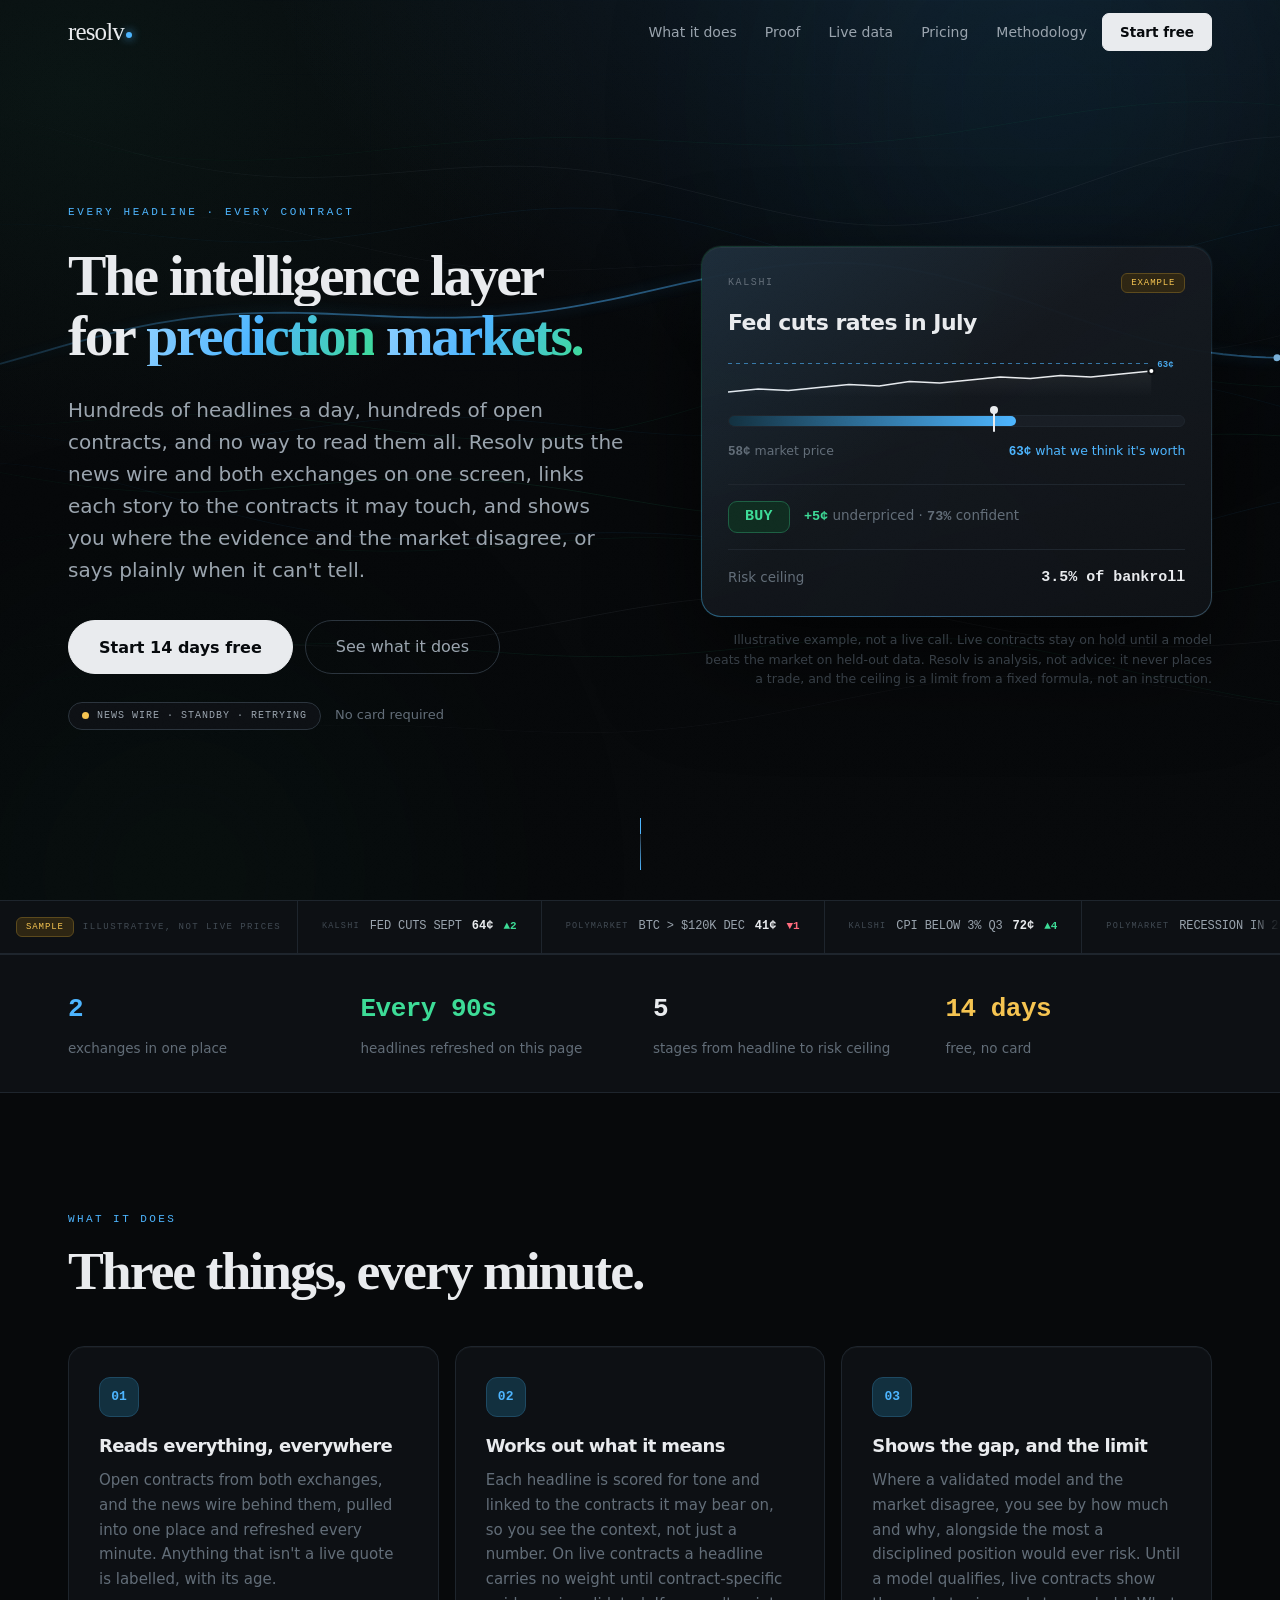
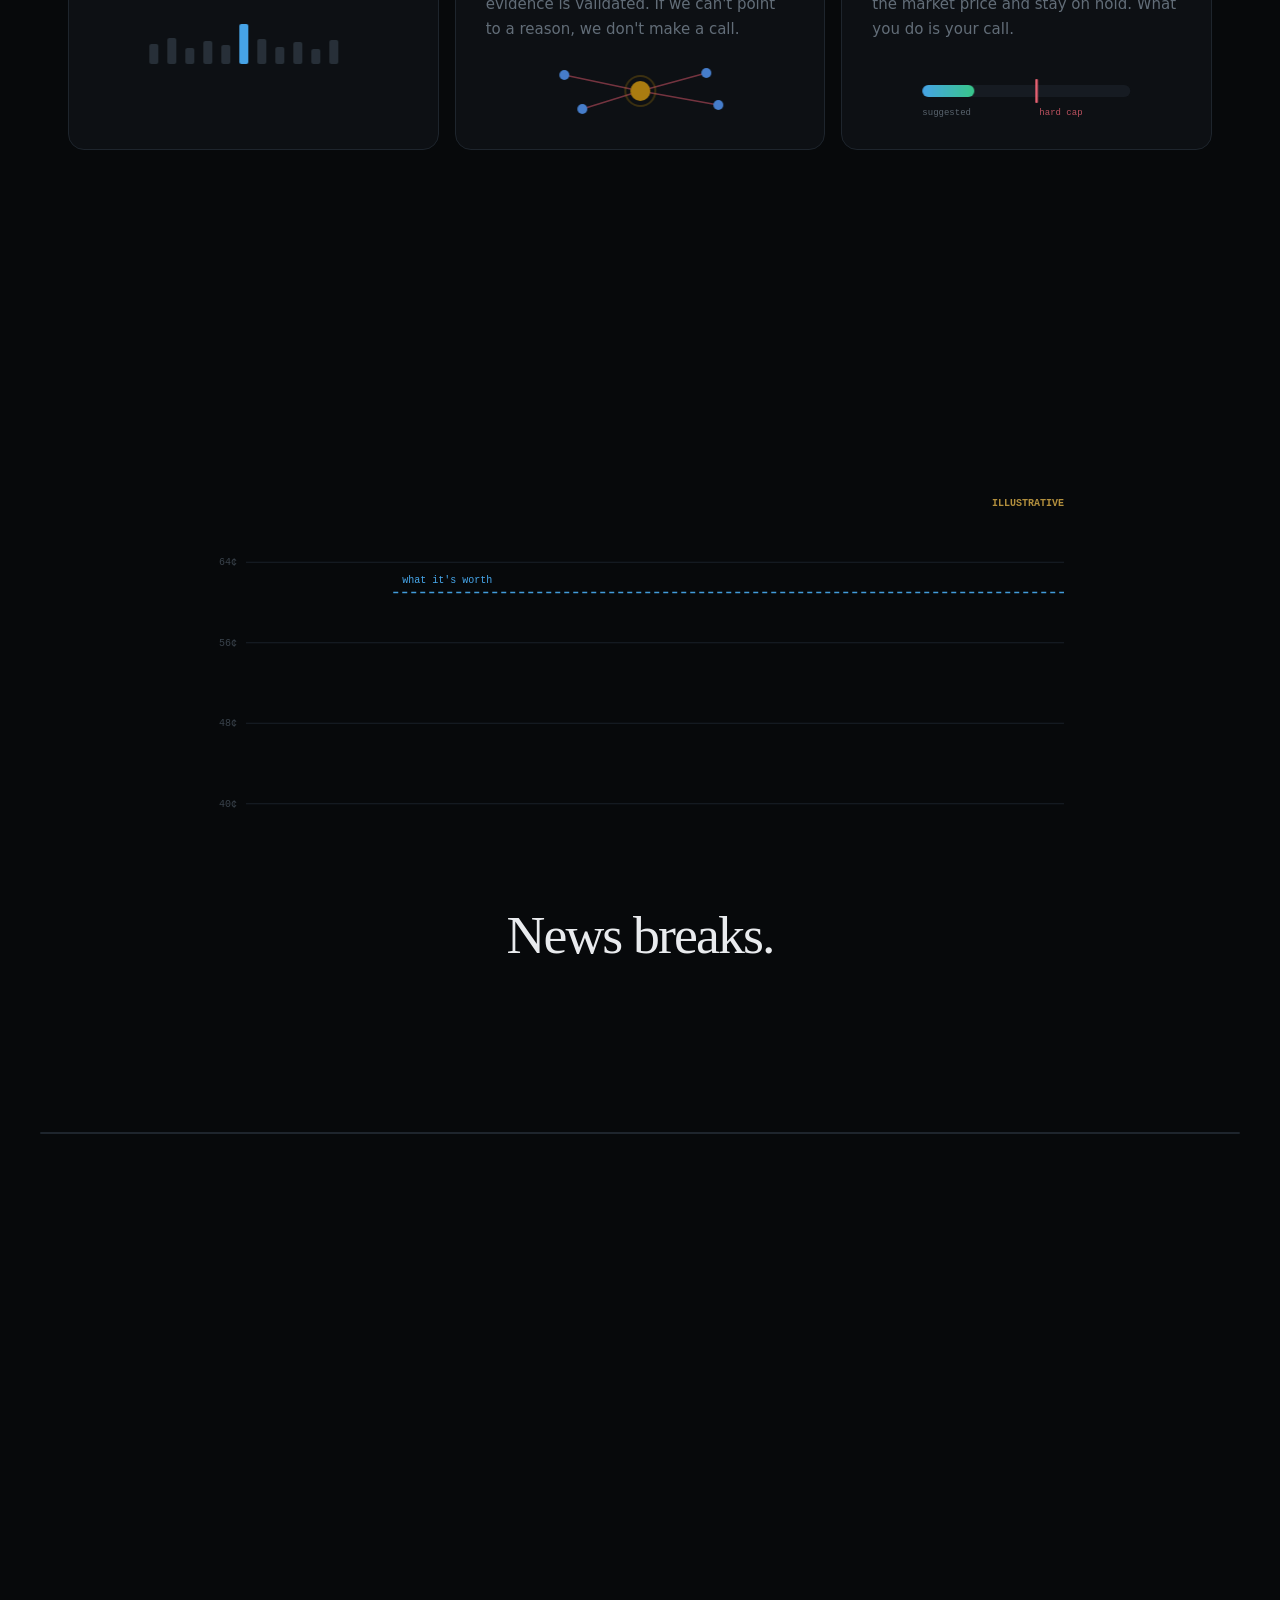
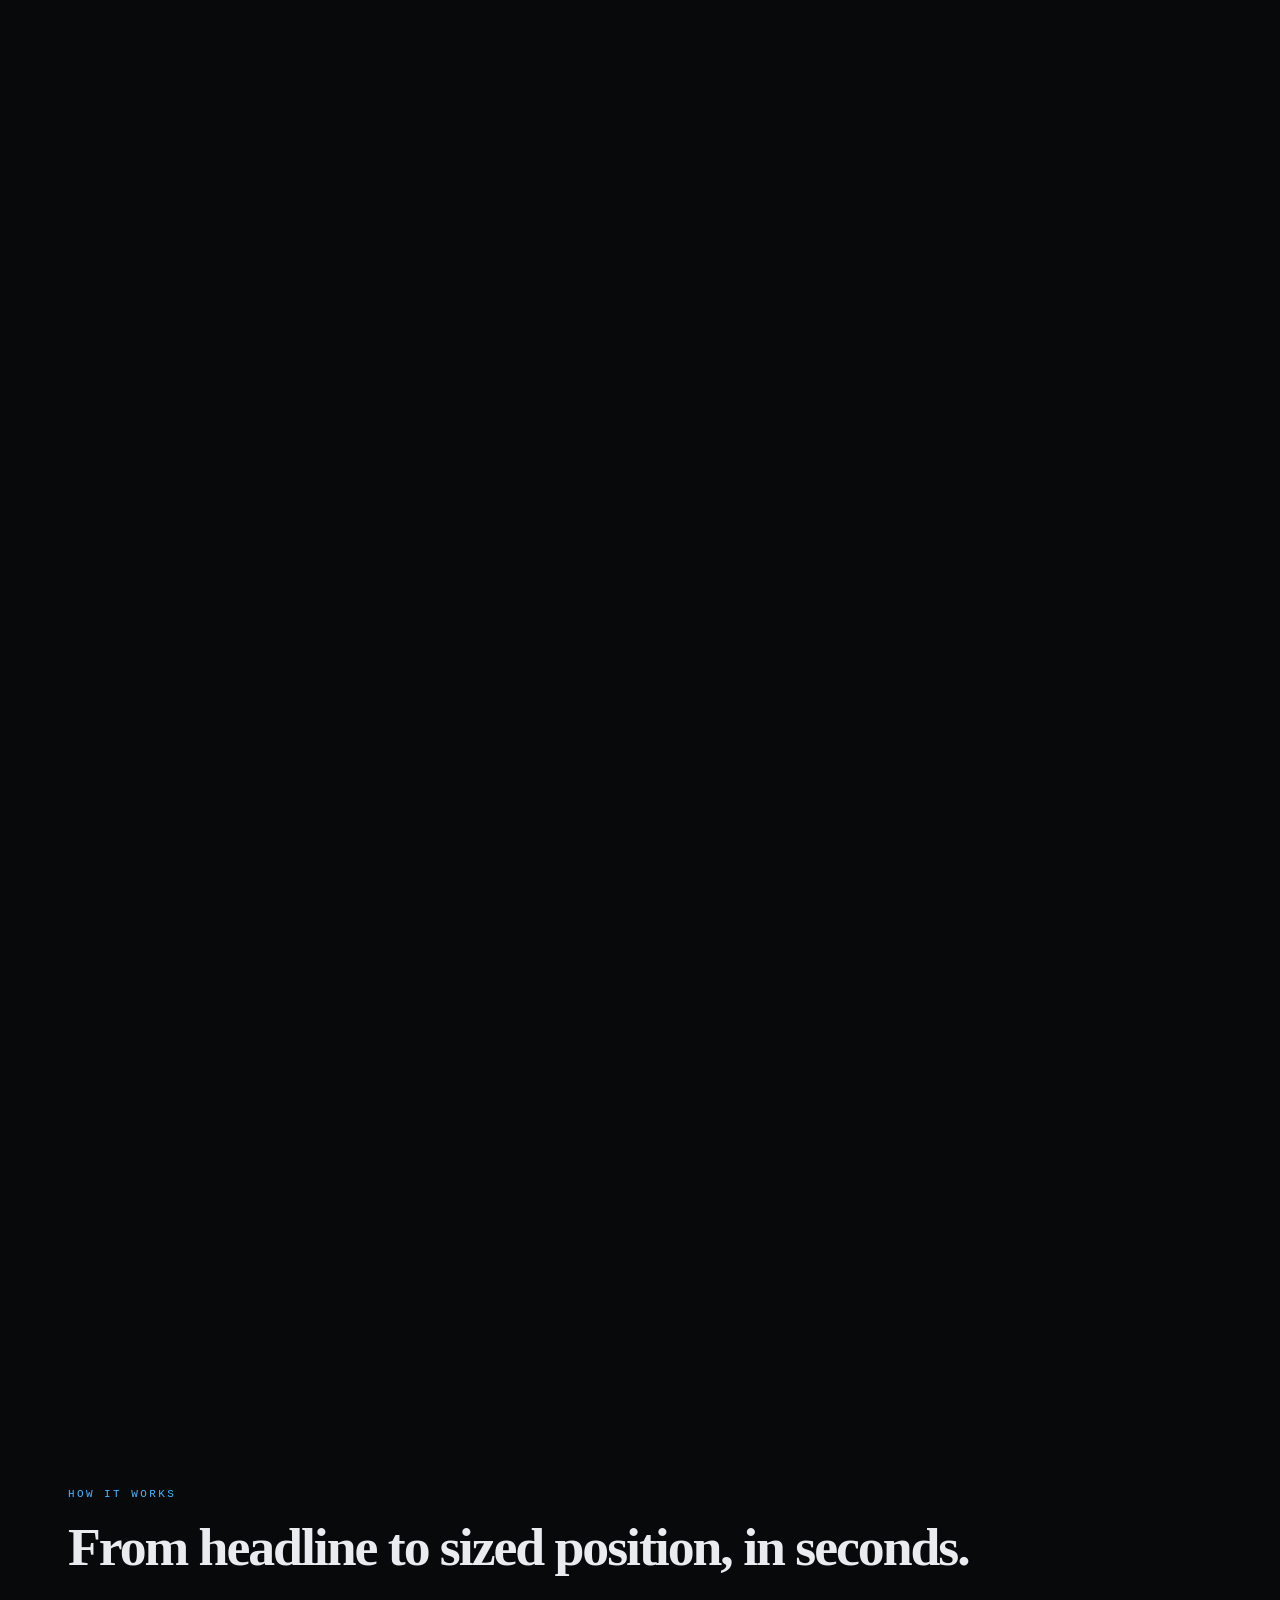
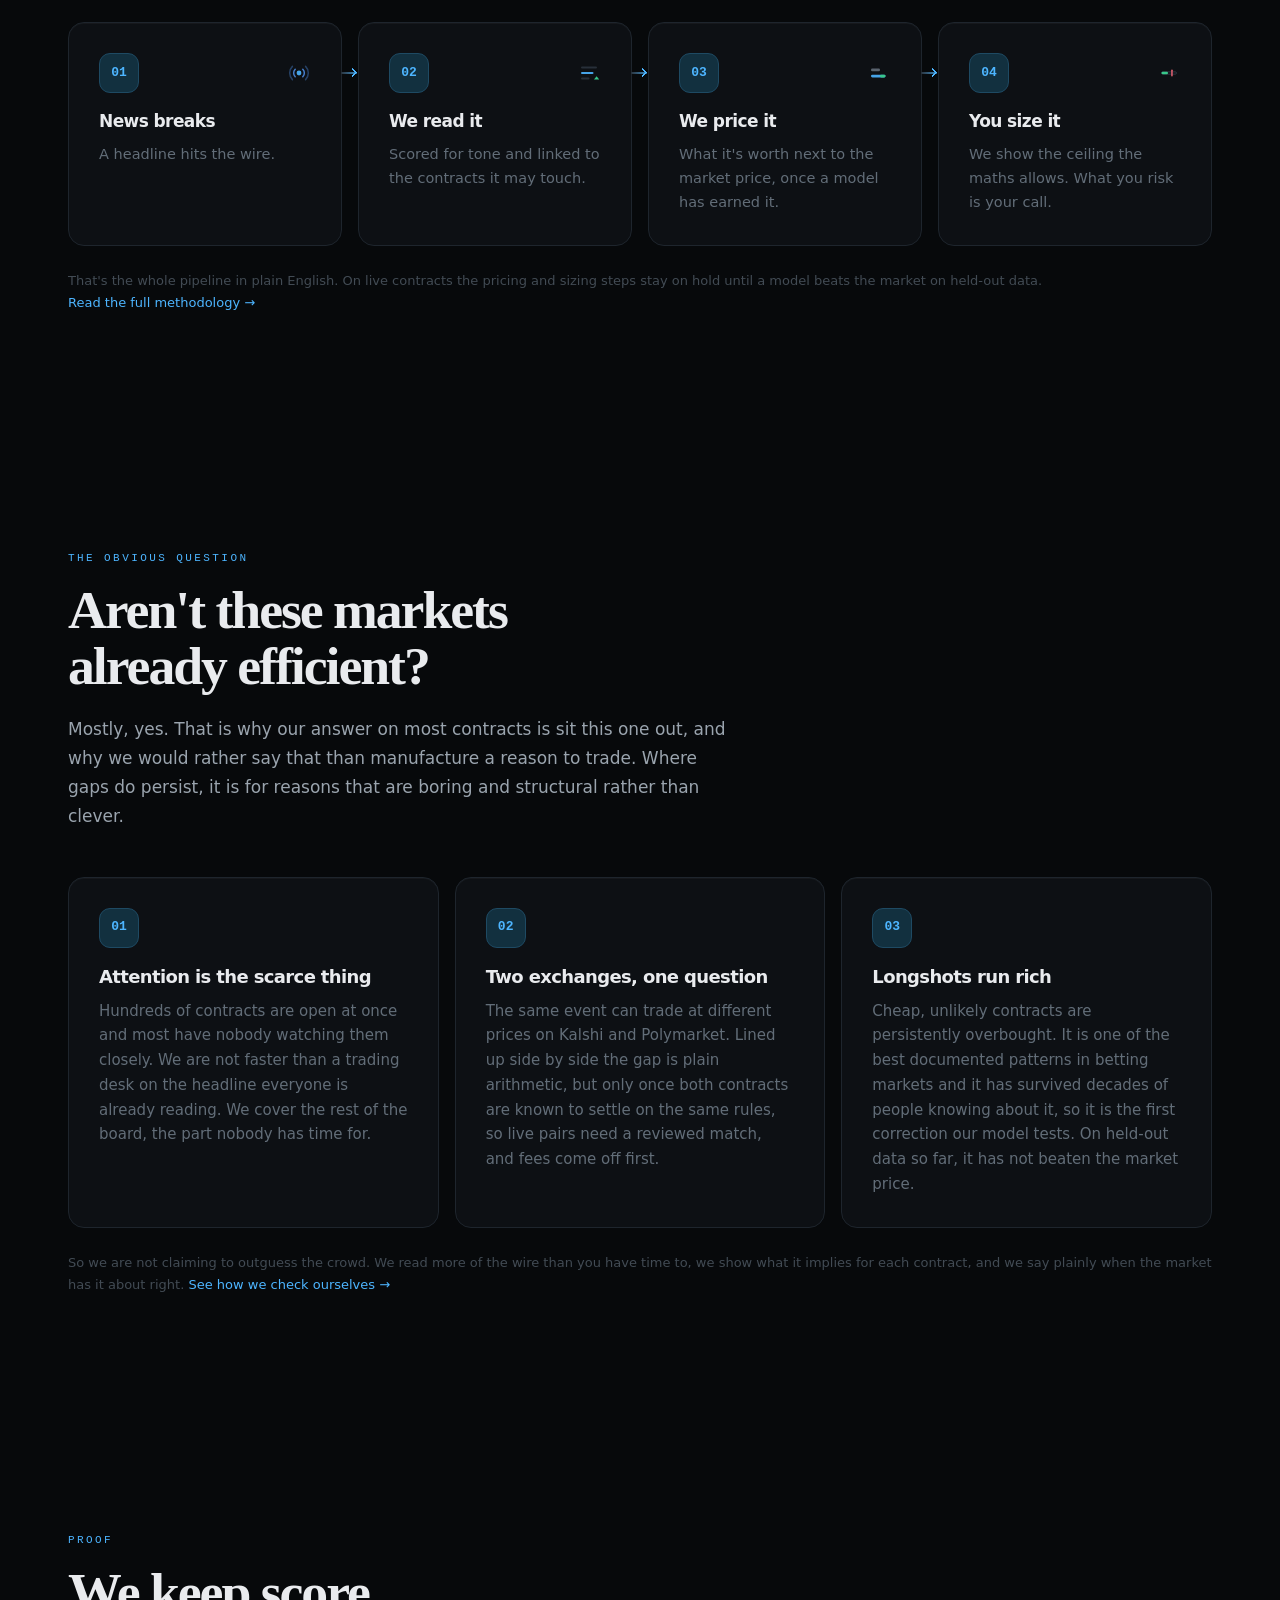
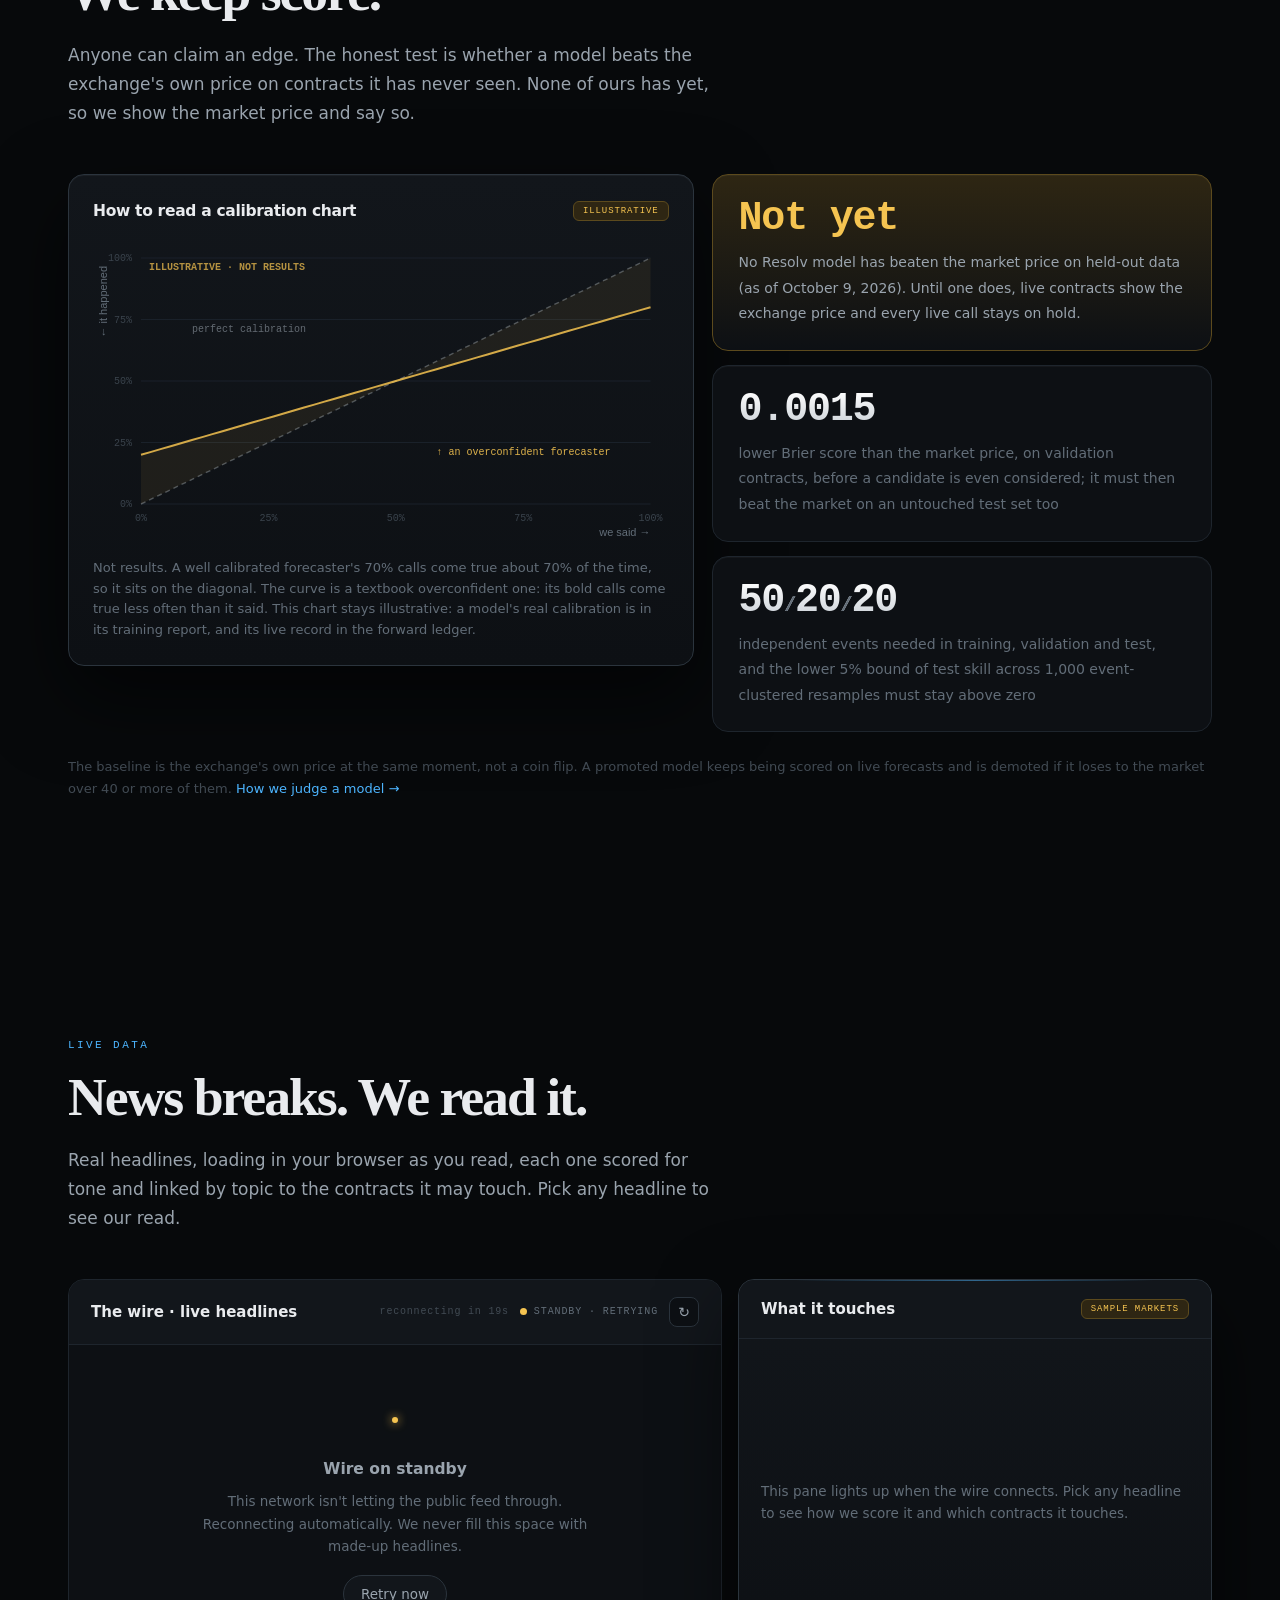
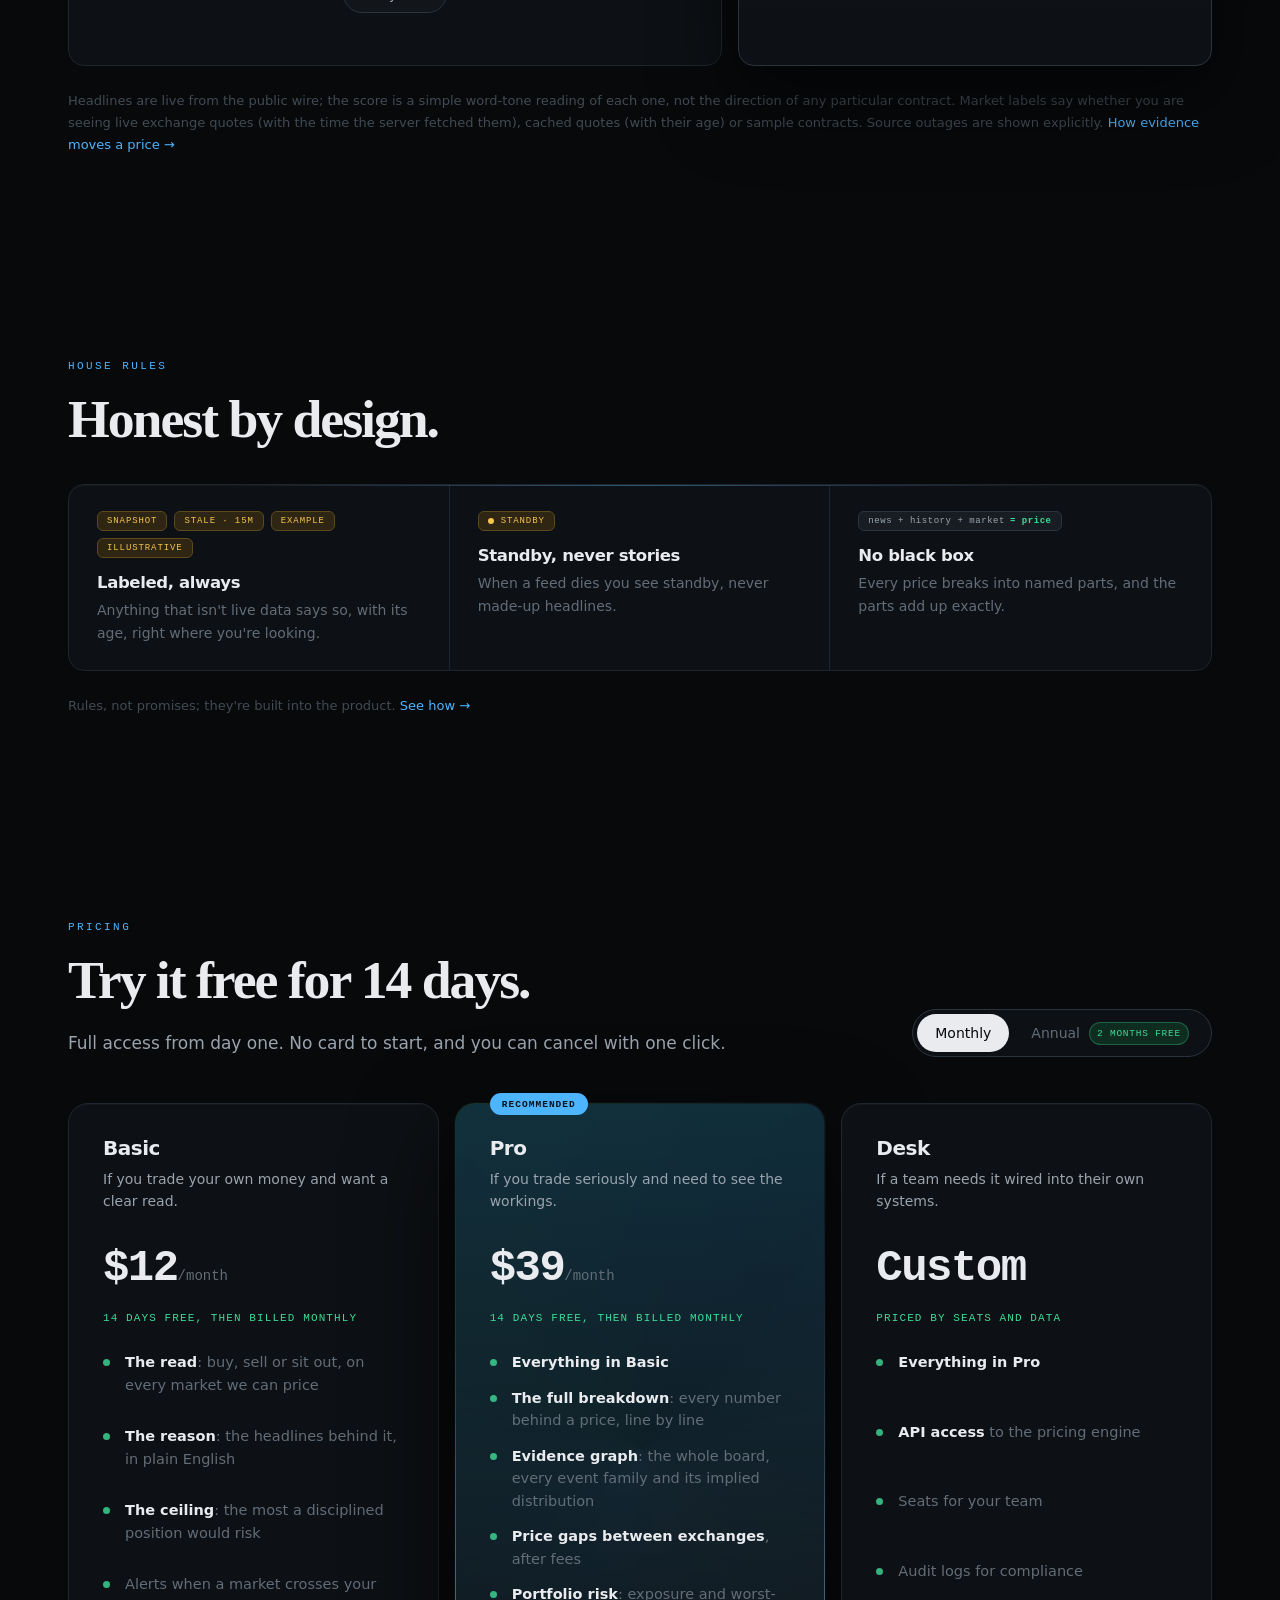
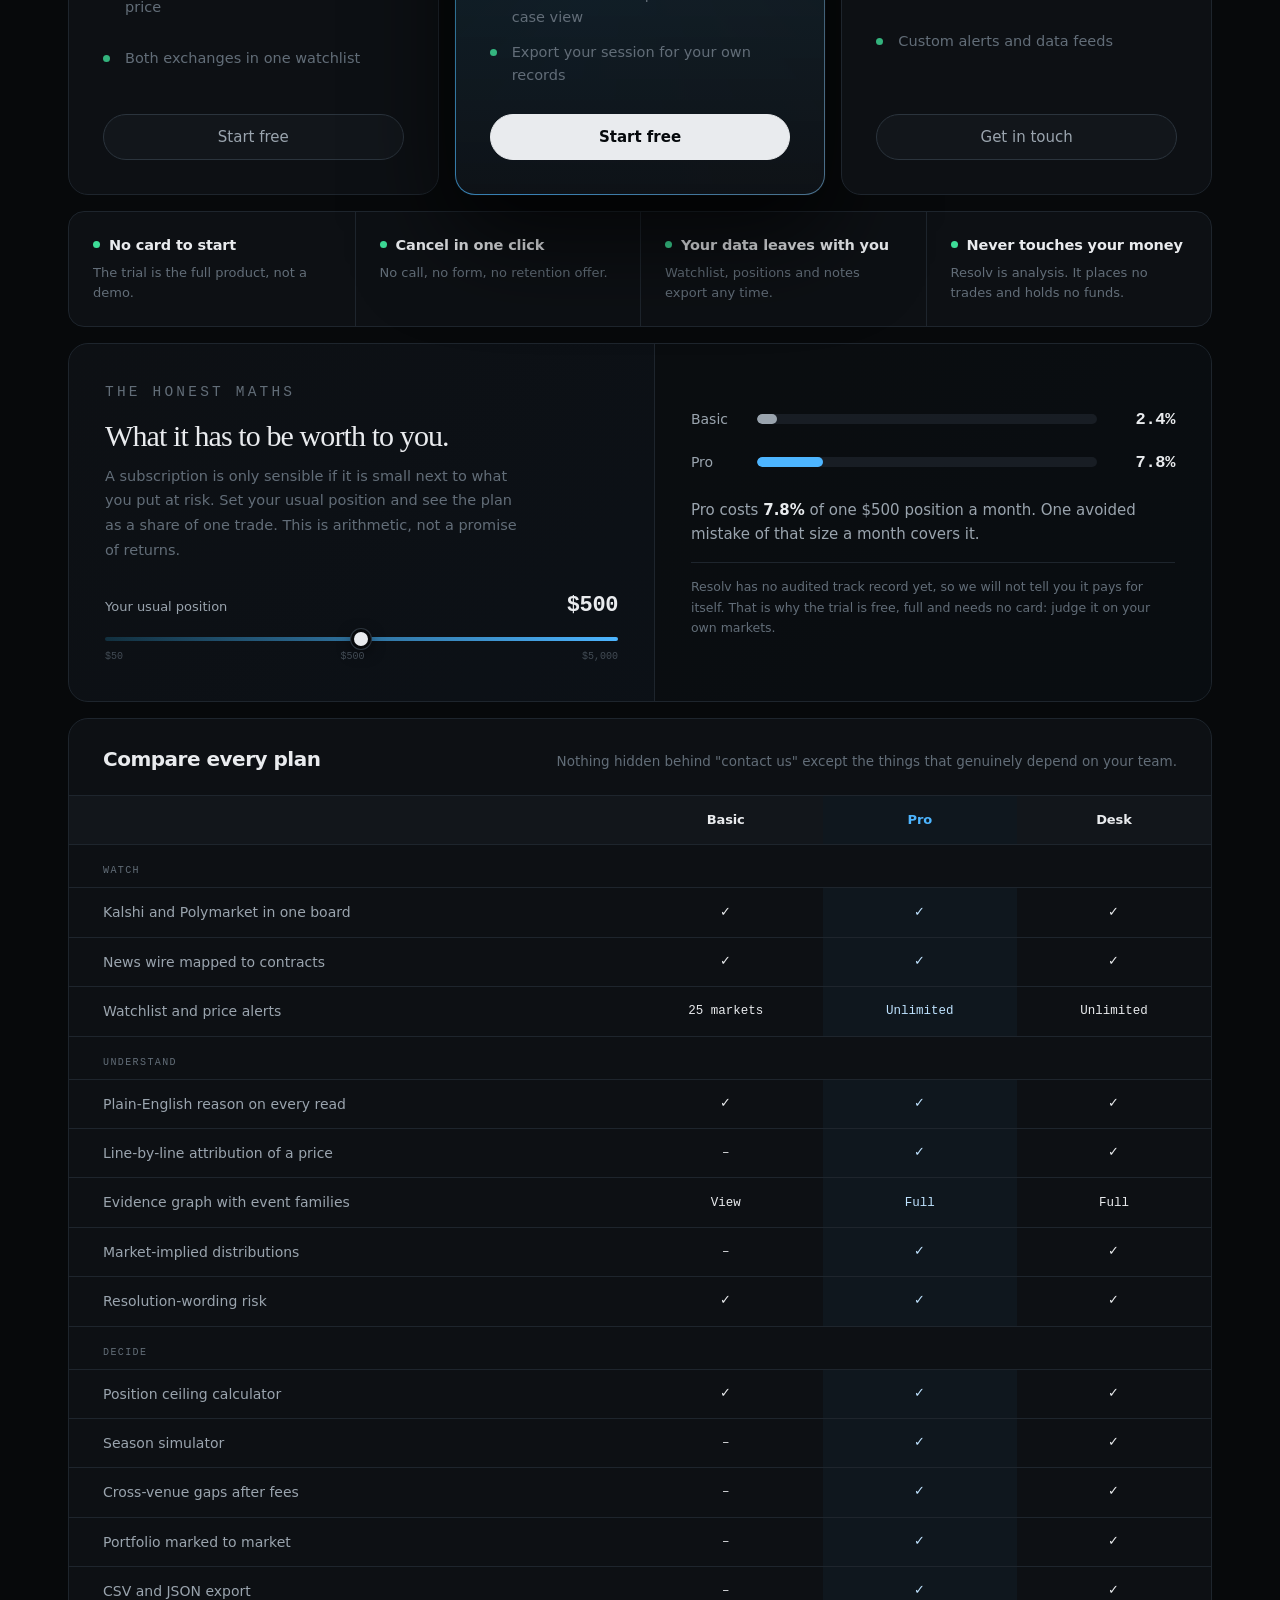
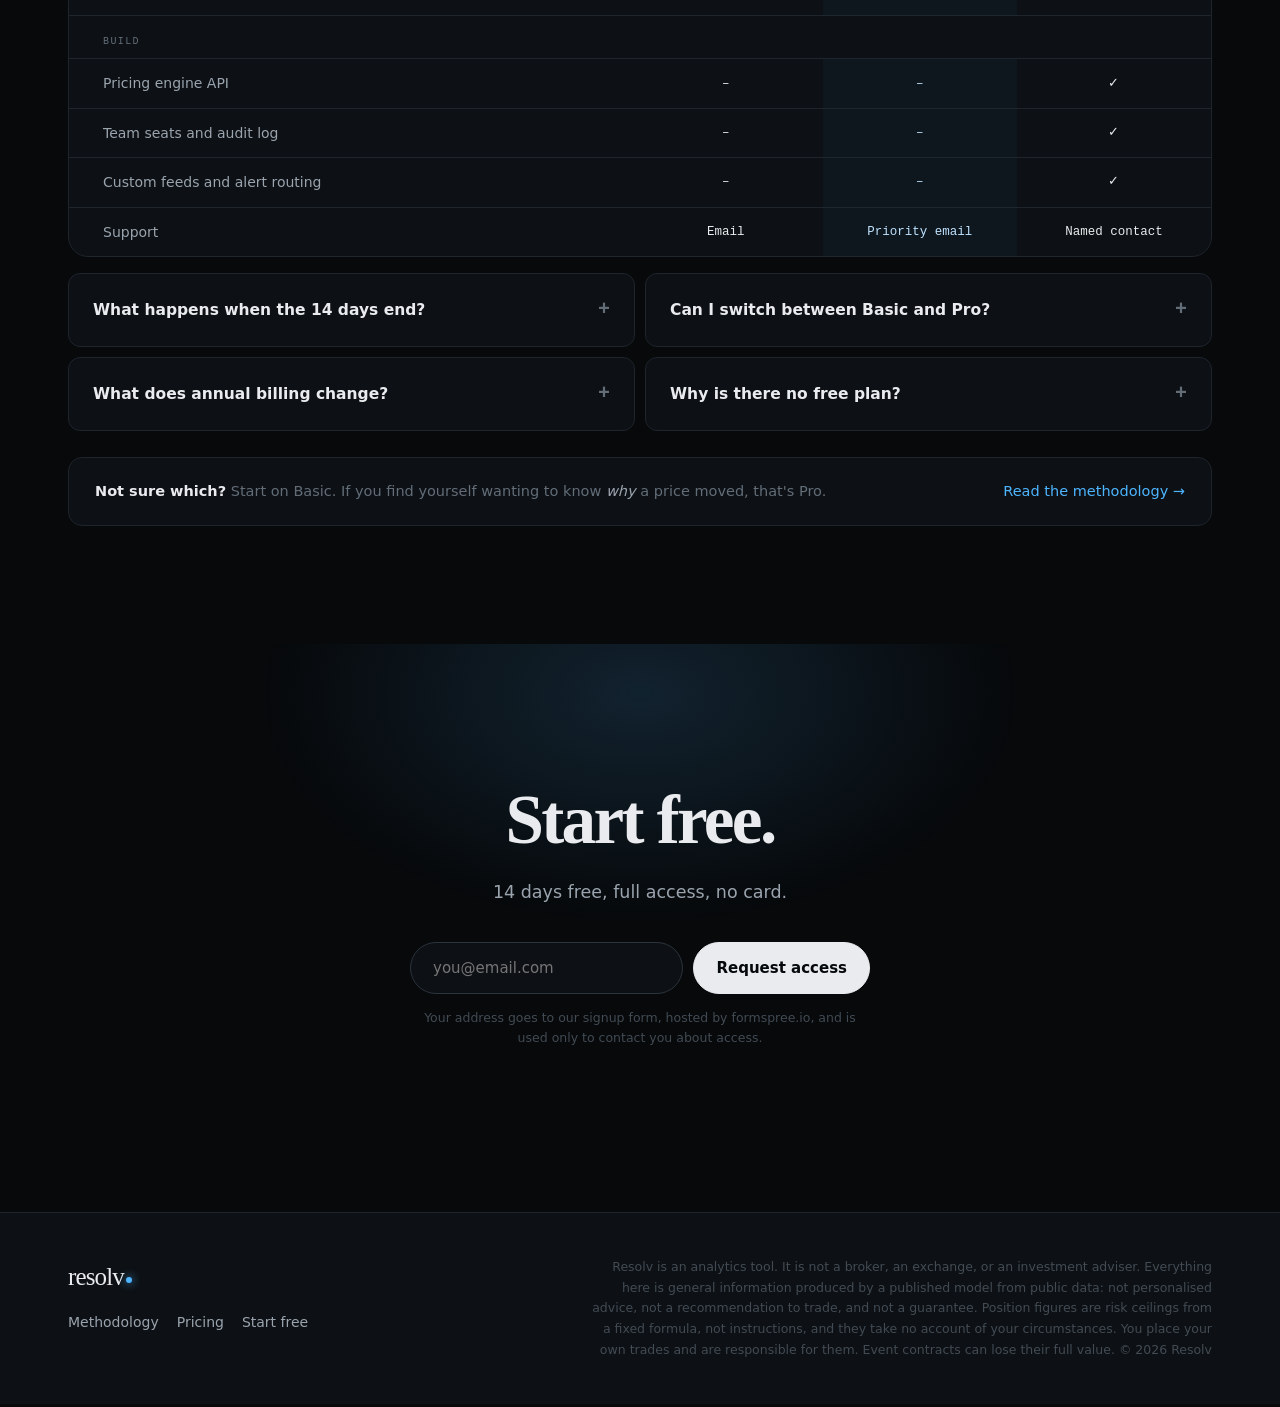
<file: index.html>
<!DOCTYPE html>
<html lang="en">
<head>
<meta charset="UTF-8">
<meta name="viewport" content="width=device-width, initial-scale=1.0">
<!-- Security: CSP mirrors Website/_headers (real headers win where supported).
     connect-src must stay identical in index.html, methodology.html, 404.html
     and _headers. If you set API_ORIGIN in script.js, add that origin to all
     four, or the browser will block the feed and the signup POST. -->
<meta http-equiv="Content-Security-Policy" content="default-src 'none'; script-src 'self' 'sha256-tHd4qJ0R/vQfI0CbRTiL3XGSi+Tun7VhOcDbx08aLKA='; style-src 'self' 'unsafe-inline' https://fonts.googleapis.com; font-src https://fonts.gstatic.com; img-src 'self' data:; connect-src 'self' https://api.gdeltproject.org https://formspree.io; base-uri 'none'; form-action 'self'; object-src 'none'; frame-src 'none'; upgrade-insecure-requests">
<meta name="referrer" content="strict-origin-when-cross-origin">
<title>Resolv · The Intelligence Layer for Prediction Markets</title>
<meta name="description" content="Resolv puts the news wire, Kalshi and Polymarket on one screen, links each story to the contracts it may touch, and shows where the evidence and the market disagree, or says plainly when it can't tell. 14 days free.">
<meta name="theme-color" content="#07090b">
<link rel="canonical" href="https://resolvterminal.com/">
<meta property="og:type" content="website">
<meta property="og:site_name" content="Resolv">
<meta property="og:title" content="Resolv · The Intelligence Layer for Prediction Markets">
<meta property="og:description" content="Every headline, every contract, one screen. See what the evidence says, and where the market disagrees.">
<meta property="og:url" content="https://resolvterminal.com/">
<meta name="twitter:card" content="summary_large_image">
<meta name="twitter:title" content="Resolv · The Intelligence Layer for Prediction Markets">
<meta name="twitter:description" content="Every headline, every contract, one screen. See what the evidence says, and where the market disagrees.">
<link rel="icon" href="data:image/svg+xml,%3Csvg xmlns='http://www.w3.org/2000/svg' viewBox='0 0 32 32'%3E%3Crect width='32' height='32' rx='7' fill='%2307090b'/%3E%3Ccircle cx='11' cy='12' r='4' fill='%23bd8a10'/%3E%3Ccircle cx='22' cy='20' r='3' fill='%234db5ff'/%3E%3Cpath d='M11 12 L22 20' stroke='%23e05a6d' stroke-width='1.6'/%3E%3C/svg%3E">
<link rel="preconnect" href="https://fonts.googleapis.com">
<link rel="preconnect" href="https://fonts.gstatic.com" crossorigin>
<link href="https://fonts.googleapis.com/css2?family=Inter:wght@400;500;600;700;800&family=JetBrains+Mono:wght@400;600;700;800&display=swap" rel="stylesheet">
<link rel="stylesheet" href="style.css">
<script>document.documentElement.className+=" js";</script>
</head>
<body>
<a class="skip" href="#main">Skip to content</a>
<div class="bg-layer" aria-hidden="true"></div>
<div class="bg-aurora" aria-hidden="true"></div>
<div class="bg-grid" aria-hidden="true"></div>
<div class="grain" aria-hidden="true"></div>

<nav class="nav" id="nav" aria-label="Main">
  <div class="wrap">
    <a class="brand" href="#top" aria-label="Resolv home"><span class="logo">resolv<span class="logo-dot"></span></span></a>
    <div class="navlinks">
      <a href="#what">What it does</a>
      <a href="#proof">Proof</a>
      <a href="#live">Live data</a>
      <a href="#pricing">Pricing</a>
      <a href="methodology.html">Methodology</a>
      <a class="btn primary sm" href="#access">Start free</a>
    </div>
    <button class="navtoggle" id="navToggle" aria-label="Open menu" aria-expanded="false" aria-controls="mobileMenu">☰</button>
  </div>
</nav>
<div class="mobilemenu" id="mobileMenu">
  <a href="#what">What it does</a><a href="#proof">Proof</a><a href="#live">Live data</a>
  <a href="#pricing">Pricing</a><a href="methodology.html">Methodology</a>
  <a class="btn primary" href="#access">Start free</a>
</div>

<main id="main">
<span id="top"></span>

<!-- ══════════ HERO ══════════ -->
<section class="hero">
  <canvas id="heroBg" class="hero-bg" aria-hidden="true"></canvas>
  <div class="wrap hero-grid">
    <div class="hero-copy">
      <p class="eyebrow fade-1">Every headline · Every contract</p>
      <h1 class="display">
        <span class="line"><span class="w">The</span> <span class="w">intelligence</span> <span class="w">layer</span></span>
        <span class="line"><span class="w">for</span> <span class="w accent">prediction</span> <span class="w accent">markets.</span></span>
      </h1>
      <p class="hero-sub fade-2">Hundreds of headlines a day, hundreds of open contracts, and no way to read them all. Resolv puts the news wire and both exchanges on one screen, links each story to the contracts it may touch, and shows you where the evidence and the market disagree, or says plainly when it can't tell.</p>
      <div class="btn-row fade-3">
        <a class="btn primary lg" href="#access">Start 14 days free</a>
        <a class="btn lg ghost" href="#what" data-terminal-link>Explore the terminal</a>
      </div>
      <p class="hero-note fade-3">
        <span class="live-pill" id="heroLive"><span class="hp-dot"></span>NEWS WIRE · CONNECTING</span>
        <span class="hero-note-txt">No card required</span>
      </p>
    </div>

    <div class="hero-card-tilt fade-2" id="heroTilt">
    <div class="hero-card" id="heroCard" aria-label="Example of a Resolv verdict">
      <span class="hc-sheen" aria-hidden="true"></span>
      <div class="hc-top">
        <span class="hc-venue">KALSHI</span>
        <span class="badge-sample">EXAMPLE</span>
      </div>
      <div class="hc-q">Fed cuts rates in July</div>
      <canvas id="hcSpark" class="hc-spark" aria-hidden="true"></canvas>
      <div class="hc-gauge">
        <div class="hcg-track"><i class="hcg-fill" style="width:63.1%"></i><span class="hcg-mark" style="left:58%"></span></div>
        <div class="hcg-legend">
          <span><b class="mono">58¢</b> market price</span>
          <span class="accent"><b class="mono">63¢</b> what we think it's worth</span>
        </div>
      </div>
      <div class="hc-verdict">
        <div><span class="hcv-tag buy">BUY</span></div>
        <div class="hc-meta"><b class="up mono">+5¢</b> underpriced · <b class="mono">73%</b> confident</div>
      </div>
      <div class="hc-foot">
        <span>Risk ceiling</span>
        <b class="mono">3.5% of bankroll</b>
      </div>
    </div>
    <p class="micro hero-disclaim">Illustrative example, not a live call. Live contracts stay on hold until a model beats the market on held-out data. Resolv is analysis, not advice: it never places a trade, and the ceiling is a limit from a fixed formula, not an instruction.</p>
    </div>
  </div>
  <div class="scroll-cue fade-3" aria-hidden="true"><span class="cue-line"></span></div>
</section>

<!-- ══════════ TAPE (sample, labeled) ══════════ -->
<section class="tape" aria-label="Market tape: sample contracts, illustrative, until real exchange quotes load">
  <div class="tape-label"><span class="badge-sample" id="tapeBadge">SAMPLE</span><span class="tape-note" id="tapeNote">ILLUSTRATIVE, NOT LIVE PRICES</span></div>
  <div class="tape-clip" aria-hidden="true"><div class="tape-track" id="tapeTrack"></div></div>
</section>

<!-- ══════════ STRIP ══════════ -->
<section class="strip">
  <div class="wrap strip-grid">
    <div class="strip-item rv"><b class="accent">2</b><span>exchanges in one place</span></div>
    <div class="strip-item rv"><b class="up">Every 90s</b><span>headlines refreshed on this page</span></div>
    <div class="strip-item rv"><b>5</b><span>stages from headline to risk ceiling</span></div>
    <div class="strip-item rv"><b class="warn">14 days</b><span>free, no card</span></div>
  </div>
</section>

<!-- ══════════ WHAT IT DOES ══════════ -->
<section class="band" id="what">
  <div class="wrap">
    <div class="section-head rv">
      <p class="kicker">What it does</p>
      <h2 class="statement sm">Three things, every minute.</h2>
    </div>
    <div class="cards3">
      <div class="card vcard rv">
        <div class="ico">01</div>
        <h3>Reads everything, everywhere</h3>
        <p>Open contracts from both exchanges, and the news wire behind them, pulled into one place and refreshed every minute. Anything that isn't a live quote is labelled, with its age.</p>
        <svg class="card-viz" viewBox="0 0 220 56" aria-hidden="true">
          <g fill="#2b343d" class="viz-bars">
            <rect x="6"   y="30" width="9" height="20" rx="2"/><rect x="24"  y="24" width="9" height="26" rx="2"/>
            <rect x="42"  y="34" width="9" height="16" rx="2"/><rect x="60"  y="27" width="9" height="23" rx="2"/>
            <rect x="78"  y="31" width="9" height="19" rx="2"/><rect x="114" y="25" width="9" height="25" rx="2"/>
            <rect x="132" y="33" width="9" height="17" rx="2"/><rect x="150" y="28" width="9" height="22" rx="2"/>
            <rect x="168" y="35" width="9" height="15" rx="2"/><rect x="186" y="26" width="9" height="24" rx="2"/>
          </g>
          <circle class="viz-halo" cx="100.5" cy="14" r="9" fill="none" stroke="#4db5ff" stroke-opacity=".35" stroke-width="4"/>
          <rect class="viz-outlier" x="96" y="10" width="9" height="40" rx="2" fill="#4db5ff"/>
        </svg>
      </div>
      <div class="card vcard rv">
        <div class="ico">02</div>
        <h3>Works out what it means</h3>
        <p>Each headline is scored for tone and linked to the contracts it may bear on, so you see the context, not just a number. On live contracts a headline carries no weight until contract-specific evidence is validated. If we can't point to a reason, we don't make a call.</p>
        <svg class="card-viz" viewBox="0 0 220 56" aria-hidden="true">
          <g stroke="#e05a6d" stroke-opacity=".55" stroke-width="1.4" class="viz-links">
            <path pathLength="1" d="M110 28 L34 12"/><path pathLength="1" d="M110 28 L52 46"/><path pathLength="1" d="M110 28 L176 10"/><path pathLength="1" d="M110 28 L188 42"/>
          </g>
          <circle class="viz-dot" cx="34" cy="12" r="5" fill="#4d8be0"/><circle class="viz-dot" cx="52" cy="46" r="5" fill="#4d8be0"/>
          <circle class="viz-dot" cx="176" cy="10" r="5" fill="#4d8be0"/><circle class="viz-dot" cx="188" cy="42" r="5" fill="#4d8be0"/>
          <circle class="viz-core" cx="110" cy="28" r="10" fill="#bd8a10"/>
          <circle class="viz-ring" cx="110" cy="28" r="15" fill="none" stroke="#bd8a10" stroke-opacity=".3" stroke-width="2"/>
        </svg>
      </div>
      <div class="card vcard rv">
        <div class="ico">03</div>
        <h3>Shows the gap, and the limit</h3>
        <p>Where a validated model and the market disagree, you see by how much and why, alongside the most a disciplined position would ever risk. Until a model qualifies, live contracts show the market price and stay on hold. What you do is your call.</p>
        <svg class="card-viz" viewBox="0 0 220 56" aria-hidden="true">
          <rect x="6" y="22" width="208" height="12" rx="6" fill="#181d24"/>
          <rect class="viz-fill" x="6" y="22" width="52" height="12" rx="6" fill="url(#szg)"/>
          <defs><linearGradient id="szg" x1="0" y1="0" x2="1" y2="0"><stop offset="0" stop-color="#4db5ff"/><stop offset="1" stop-color="#3ddc97"/></linearGradient></defs>
          <rect class="viz-cap" x="119" y="16" width="2.5" height="24" rx="1" fill="#ff6b7d"/>
          <text class="viz-txt" x="6" y="52" font-family="JetBrains Mono,monospace" font-size="9" fill="#626d78">suggested</text>
          <text class="viz-txt" x="123" y="52" font-family="JetBrains Mono,monospace" font-size="9" fill="#ff6b7d" fill-opacity=".8">hard cap</text>
        </svg>
      </div>
    </div>
  </div>
</section>

<!-- ══════════ SCENE · THE GAP ══════════ -->
<section class="scene" id="gap" data-scene="gap">
  <div class="scene-inner">
    <div class="scene-stage">
      <canvas id="gapCanvas" aria-label="Illustrative concept, not market data: a contract price lagging behind its fair value after news breaks, then catching up"></canvas>
    </div>
    <div class="scene-copy">
      <p class="beat" data-beat="0">News breaks.</p>
      <p class="beat" data-beat="1">Resolv picks it up <em>on the next refresh.</em></p>
      <p class="beat" data-beat="2">The price takes time to catch up.</p>
      <p class="beat" data-beat="3">That lag is <em>what we watch for.</em></p>
    </div>
    <div class="scene-meter" aria-hidden="true"><i id="gapMeter"></i></div>
  </div>
</section>

<!-- ══════════ HOW IT WORKS · STEPPER ══════════
     Insert AFTER the closing </section> of the gap scene (data-scene="gap"),
     immediately BEFORE the PROOF section comment. Needs index-sections.css. -->
<section class="band step-band" id="how">
  <div class="wrap">
    <div class="section-head rv">
      <p class="kicker">How it works</p>
      <h2 class="statement sm">From headline to sized position, in seconds.</h2>
    </div>
    <div class="step-strip">
      <div class="card step-item rv">
        <div class="step-top">
          <div class="ico">01</div>
          <svg class="step-glyph" viewBox="0 0 24 24" aria-hidden="true">
            <circle cx="12" cy="12" r="2.4" fill="#4db5ff"/>
            <path d="M8.2 15.8a5.4 5.4 0 0 1 0-7.6" fill="none" stroke="#4d8be0" stroke-width="1.5" stroke-linecap="round"/>
            <path d="M15.8 8.2a5.4 5.4 0 0 1 0 7.6" fill="none" stroke="#4d8be0" stroke-width="1.5" stroke-linecap="round"/>
            <path d="M5.4 18.6a9.4 9.4 0 0 1 0-13.2" fill="none" stroke="#4d8be0" stroke-opacity=".45" stroke-width="1.5" stroke-linecap="round"/>
            <path d="M18.6 5.4a9.4 9.4 0 0 1 0 13.2" fill="none" stroke="#4d8be0" stroke-opacity=".45" stroke-width="1.5" stroke-linecap="round"/>
          </svg>
        </div>
        <h3>News breaks</h3>
        <p>A headline hits the wire.</p>
        <span class="step-link" aria-hidden="true"></span>
      </div>
      <div class="card step-item rv">
        <div class="step-top">
          <div class="ico">02</div>
          <svg class="step-glyph" viewBox="0 0 24 24" aria-hidden="true">
            <rect x="4" y="5.5" width="16" height="2" rx="1" fill="#2b343d"/>
            <rect x="4" y="11" width="12.5" height="2" rx="1" fill="#4db5ff"/>
            <rect x="4" y="16.5" width="8.5" height="2" rx="1" fill="#2b343d"/>
            <path d="M17 18.5 L19.6 15.3 L22.2 18.5 Z" fill="#3ddc97"/>
          </svg>
        </div>
        <h3>We read it</h3>
        <p>Scored for tone and linked to the contracts it may touch.</p>
        <span class="step-link" aria-hidden="true"></span>
      </div>
      <div class="card step-item rv">
        <div class="step-top">
          <div class="ico">03</div>
          <svg class="step-glyph" viewBox="0 0 24 24" aria-hidden="true">
            <rect x="4" y="7.6" width="9" height="2.6" rx="1.3" fill="#626d78"/>
            <rect x="4" y="13.8" width="14.5" height="2.6" rx="1.3" fill="#4db5ff"/>
            <rect x="13" y="13.8" width="5.5" height="2.6" rx="1.3" fill="#3ddc97"/>
          </svg>
        </div>
        <h3>We price it</h3>
        <p>What it's worth next to the market price, once a model has earned it.</p>
        <span class="step-link" aria-hidden="true"></span>
      </div>
      <div class="card step-item rv">
        <div class="step-top">
          <div class="ico">04</div>
          <svg class="step-glyph" viewBox="0 0 24 24" aria-hidden="true">
            <rect x="4.5" y="10.7" width="15" height="2.6" rx="1.3" fill="#181d24" stroke="#2b343d"/>
            <rect x="4.5" y="10.7" width="6.5" height="2.6" rx="1.3" fill="#3ddc97"/>
            <rect x="14.2" y="8.6" width="1.5" height="6.8" rx=".75" fill="#ff6b7d"/>
          </svg>
        </div>
        <h3>You size it</h3>
        <p>We show the ceiling the maths allows. What you risk is your call.</p>
      </div>
    </div>
    <p class="fine rv">That's the whole pipeline in plain English. On live contracts the pricing and sizing steps stay on hold until a model beats the market on held-out data. <a href="methodology.html">Read the full methodology →</a></p>
  </div>
</section>

<!-- ══════════ THE OBVIOUS QUESTION ══════════ -->
<section class="band" id="edge">
  <div class="wrap">
    <div class="section-head rv">
      <p class="kicker">The obvious question</p>
      <h2 class="statement sm">Aren't these markets<br>already efficient?</h2>
      <p class="lede">Mostly, yes. That is why our answer on most contracts is sit this one out, and why we would rather say that than manufacture a reason to trade. Where gaps do persist, it is for reasons that are boring and structural rather than clever.</p>
    </div>
    <div class="cards3">
      <div class="card rv">
        <div class="ico">01</div>
        <h3>Attention is the scarce thing</h3>
        <p>Hundreds of contracts are open at once and most have nobody watching them closely. We are not faster than a trading desk on the headline everyone is already reading. We cover the rest of the board, the part nobody has time for.</p>
      </div>
      <div class="card rv">
        <div class="ico">02</div>
        <h3>Two exchanges, one question</h3>
        <p>The same event can trade at different prices on Kalshi and Polymarket. Lined up side by side the gap is plain arithmetic, but only once both contracts are known to settle on the same rules, so live pairs need a reviewed match, and fees come off first.</p>
      </div>
      <div class="card rv">
        <div class="ico">03</div>
        <h3>Longshots run rich</h3>
        <p>Cheap, unlikely contracts are persistently overbought. It is one of the best documented patterns in betting markets and it has survived decades of people knowing about it, so it is the first correction our model tests. On held-out data so far, it has not beaten the market price.</p>
      </div>
    </div>
    <p class="fine rv">So we are not claiming to outguess the crowd. We read more of the wire than you have time to, we show what it implies for each contract, and we say plainly when the market has it about right. <a href="methodology.html#calibration">See how we check ourselves →</a></p>
  </div>
</section>

<!-- ══════════ PROOF ══════════
     No results are shown here because no model has beaten the market on
     held-out data yet. The three gate figures mirror MLModel/resolv_ml/
     config.py (PROMOTION_MARGIN, GATE_MIN_EVENTS, BOOTSTRAP_*,
     DEMOTE_MIN_SCORED); keep them in sync. Where a Resolv server reports a
     promoted model, script.js hides [data-if-no-model] and shows
     [data-if-model]; neither carries a made-up number. -->
<section class="band" id="proof">
  <div class="wrap">
    <div class="section-head rv">
      <p class="kicker">Proof</p>
      <h2 class="statement sm">We keep score.</h2>
      <p class="lede">Anyone can claim an edge. The honest test is whether a model beats the exchange's own price on contracts it has never seen. <span data-if-no-model>None of ours has yet, so we show the market price and say so.</span><span data-if-model hidden>This server reports a model that has, on held-out data; its status is below, and live calls stay on hold until its live record can be judged.</span></p>
    </div>
    <div class="proof-grid">
      <div class="proof-chart rv">
        <div class="pc-head">
          <b>How to read a calibration chart</b>
          <span class="badge-sample">ILLUSTRATIVE</span>
        </div>
        <canvas id="calChart" aria-label="Illustrative calibration chart, not results: the diagonal is perfect calibration, and a flatter curve shows what an overconfident forecaster looks like"></canvas>
        <p class="pc-note">Not results. A well calibrated forecaster's 70% calls come true about 70% of the time, so it sits on the diagonal. The curve is a textbook overconfident one: its bold calls come true less often than it said. This chart stays illustrative: a model's real calibration is in its training report, and its live record in the forward ledger.</p>
      </div>
      <div class="proof-stats">
        <div class="pstat pstat-status rv" data-if-no-model><b class="mono">Not yet</b><span>No Resolv model has beaten the market price on held-out data (as of October 9, 2026). Until one does, live contracts show the exchange price and every live call stays on hold.</span></div>
        <div class="pstat pstat-status" data-if-model hidden><b class="mono">Promoted</b><span>This server reports a model that beat the market price on held-out data. Its forecasts are shown for reference only: every live call stays on hold until its forward record is long enough to judge, and it is demoted if it loses to the market there.</span></div>
        <div class="pstat rv"><b class="mono">0.0015</b><span>lower Brier score than the market price, on validation contracts, before a candidate is even considered; it must then beat the market on an untouched test set too</span></div>
        <div class="pstat rv"><b class="mono">50<span class="dim">/</span>20<span class="dim">/</span>20</b><span>independent events needed in training, validation and test, and the lower 5% bound of test skill across 1,000 event-clustered resamples must stay above zero</span></div>
      </div>
    </div>
    <div class="model-live" data-model-status hidden>
      <span class="ml-pill"><span class="ml-dot"></span><span data-ms-pill>CHECKING</span></span>
      <span class="ml-text" data-ms-text></span>
    </div>
    <p class="fine rv">The baseline is the exchange's own price at the same moment, not a coin flip. A promoted model keeps being scored on live forecasts and is demoted if it loses to the market over 40 or more of them. <a href="methodology.html#calibration">How we judge a model →</a> <a class="ws-view" data-workspace-view="model" hidden>Open the Model view ↗</a></p>
  </div>
</section>

<!-- ══════════ LIVE DATA · THE WIRE ══════════ -->
<section class="band" id="live">
  <div class="wrap">
    <div class="section-head rv">
      <p class="kicker">Live data</p>
      <h2 class="statement sm">News breaks. We read it.</h2>
      <p class="lede">Real headlines, loading in your browser as you read, each one scored for tone and linked by topic to the contracts it may touch. Pick any headline to see our read.</p>
    </div>
    <div class="wire rv">
      <div class="feed">
        <div class="feed-head">
          <b>The wire · live headlines</b>
          <div class="feed-controls">
            <span class="countdown" id="feedCountdown"></span>
            <span class="status" id="feedStatus"><span class="sd loading"></span>CONNECTING</span>
            <button class="refresh-btn" id="feedRefresh" aria-label="Refresh news feed" title="Refresh">↻</button>
          </div>
        </div>
        <div class="feed-rows" id="feedRows"><div class="feed-empty">Connecting to the wire…</div></div>
      </div>
      <aside class="impact" aria-label="How the selected headline maps to markets" aria-live="polite">
        <div class="impact-head">
          <b>What it touches</b>
          <span class="badge-sample" id="impactBadge">SAMPLE MARKETS</span>
        </div>
        <div class="impact-body" id="impactBody">
          <div class="imp-standby"><p>This pane lights up when the wire connects. Pick any headline to see how we score it and which contracts it touches.</p></div>
        </div>
      </aside>
    </div>
    <p class="fine rv">Headlines are live from the public wire; the score is a simple word-tone reading of each one, not the direction of any particular contract. Market labels say whether you are seeing live exchange quotes (with the time the server fetched them), cached quotes (with their age) or sample contracts. Source outages are shown explicitly. <a href="methodology.html#evidence">How evidence moves a price →</a> <a class="ws-view" data-workspace-view="news" hidden>Open the News wire view ↗</a></p>
  </div>
</section>

<!-- ══════════ HONEST BY DESIGN ══════════
     Insert AFTER the closing </section> of the live/wire section (id="live"),
     immediately BEFORE the PRICING section comment. Needs index-sections.css. -->
<section class="band hb-band" id="honesty">
  <div class="wrap">
    <div class="section-head rv">
      <p class="kicker">House rules</p>
      <h2 class="statement sm">Honest by design.</h2>
    </div>
    <div class="hb-panel rv">
      <div class="hb-item">
        <div class="hb-top" aria-hidden="true">
          <span class="badge-sample">SNAPSHOT</span>
          <span class="badge-sample">STALE · 15M</span>
          <span class="badge-sample">EXAMPLE</span>
          <span class="badge-sample">ILLUSTRATIVE</span>
        </div>
        <h3>Labeled, always</h3>
        <p>Anything that isn't live data says so, with its age, right where you're looking.</p>
      </div>
      <div class="hb-item">
        <div class="hb-top" aria-hidden="true">
          <span class="hb-pill"><span class="hb-dot"></span>STANDBY</span>
        </div>
        <h3>Standby, never stories</h3>
        <p>When a feed dies you see standby, never made-up headlines.</p>
      </div>
      <div class="hb-item">
        <div class="hb-top" aria-hidden="true">
          <span class="hb-sum">news + history + market <b>= price</b></span>
        </div>
        <h3>No black box</h3>
        <p>Every price breaks into named parts, and the parts add up exactly.</p>
      </div>
    </div>
    <p class="fine rv">Rules, not promises; they're built into the product. <a href="methodology.html">See how →</a></p>
  </div>
</section>

<!-- ══════════ PRICING ══════════ -->
<section class="band" id="pricing">
  <div class="wrap">
    <div class="section-head rv price-head">
      <div>
        <p class="kicker">Pricing</p>
        <h2 class="statement sm">Try it free for 14 days.</h2>
        <p class="lede">Full access from day one. No card to start, and you can cancel with one click.</p>
      </div>
      <div class="bill" role="group" aria-label="Billing period">
        <button type="button" class="on" data-bill="m" aria-pressed="true">Monthly</button>
        <button type="button" data-bill="y" aria-pressed="false">Annual <span class="save">2 months free</span></button>
      </div>
    </div>

    <div class="price-grid">
      <div class="price-card rv">
        <h3>Basic</h3>
        <p class="who">If you trade your own money and want a clear read.</p>
        <div class="amt"><span data-price data-m="12" data-y="10">$12</span><small>/month</small></div>
        <p class="trial"><span data-billnote data-m="14 days free, then billed monthly" data-y="14 days free, then $120 a year">14 days free, then billed monthly</span></p>
        <ul>
          <li><b>The read</b>: buy, sell or sit out, on every market we can price</li>
          <li><b>The reason</b>: the headlines behind it, in plain English</li>
          <li><b>The ceiling</b>: the most a disciplined position would risk</li>
          <li>Alerts when a market crosses your price</li>
          <li>Both exchanges in one watchlist</li>
        </ul>
        <a class="btn" href="#access" data-plan="basic">Start free</a>
      </div>

      <div class="price-card feat rv">
        <span class="ribbon">Recommended</span>
        <span class="price-sheen" aria-hidden="true"></span>
        <h3>Pro</h3>
        <p class="who">If you trade seriously and need to see the workings.</p>
        <div class="amt"><span data-price data-m="39" data-y="32">$39</span><small>/month</small></div>
        <p class="trial"><span data-billnote data-m="14 days free, then billed monthly" data-y="14 days free, then $384 a year">14 days free, then billed monthly</span></p>
        <ul>
          <li><b>Everything in Basic</b></li>
          <li><b>The full breakdown</b>: every number behind a price, line by line</li>
          <li><b>Evidence graph</b>: the whole board, every event family and its implied distribution</li>
          <li><b>Price gaps between exchanges</b>, after fees</li>
          <li><b>Portfolio risk</b>: exposure and worst-case view</li>
          <li>Export your session for your own records</li>
        </ul>
        <a class="btn primary" href="#access" data-plan="pro">Start free</a>
      </div>

      <div class="price-card rv">
        <h3>Desk</h3>
        <p class="who">If a team needs it wired into their own systems.</p>
        <div class="amt">Custom</div>
        <p class="trial">Priced by seats and data</p>
        <ul>
          <li><b>Everything in Pro</b></li>
          <li><b>API access</b> to the pricing engine</li>
          <li>Seats for your team</li>
          <li>Audit logs for compliance</li>
          <li>Custom alerts and data feeds</li>
        </ul>
        <a class="btn" href="#access" data-plan="desk">Get in touch</a>
      </div>
    </div>

    <div class="promise rv" aria-label="What every plan includes">
      <div><b>No card to start</b><span>The trial is the full product, not a demo.</span></div>
      <div><b>Cancel in one click</b><span>No call, no form, no retention offer.</span></div>
      <div><b>Your data leaves with you</b><span>Watchlist, positions and notes export any time.</span></div>
      <div><b>Never touches your money</b><span>Resolv is analysis. It places no trades and holds no funds.</span></div>
    </div>

    <div class="worth rv" id="worth">
      <div class="worth-copy">
        <p class="kicker">The honest maths</p>
        <h3>What it has to be worth to you.</h3>
        <p>A subscription is only sensible if it is small next to what you put at risk. Set your usual position and see the plan as a share of one trade. This is arithmetic, not a promise of returns.</p>
        <label class="worth-ctl" for="worthPos"><span>Your usual position</span><b class="mono" id="worthVal">$500</b></label>
        <input type="range" id="worthPos" min="0" max="100" value="50" step="1" aria-describedby="worthNote">
        <div class="worth-scale mono"><span>$50</span><span>$500</span><span>$5,000</span></div>
      </div>
      <div class="worth-out">
        <div class="worth-row"><span>Basic</span><div class="worth-bar"><i id="worthB"></i></div><b class="mono" id="worthBv">2.4%</b></div>
        <div class="worth-row"><span>Pro</span><div class="worth-bar"><i id="worthP" class="p"></i></div><b class="mono" id="worthPv">7.8%</b></div>
        <p class="worth-note" id="worthNote">Pro costs <b>7.8%</b> of one $500 position a month. One avoided mistake of that size a month covers it.</p>
        <p class="worth-fine">Resolv has no audited track record yet, so we will not tell you it pays for itself. That is why the trial is free, full and needs no card: judge it on your own markets.</p>
      </div>
    </div>

    <div class="cmp rv">
      <div class="cmp-head">
        <h3>Compare every plan</h3>
        <p>Nothing hidden behind "contact us" except the things that genuinely depend on your team.</p>
      </div>
      <div class="cmp-scroll" tabindex="0" role="region" aria-label="Plan comparison">
      <table class="cmp-table">
        <thead><tr><th scope="col">&nbsp;</th><th scope="col">Basic</th><th scope="col" class="f">Pro</th><th scope="col">Desk</th></tr></thead>
        <tbody>
          <tr class="g"><th colspan="4" scope="colgroup">Watch</th></tr>
          <tr><th scope="row">Kalshi and Polymarket in one board</th><td>✓</td><td class="f">✓</td><td>✓</td></tr>
          <tr><th scope="row">News wire mapped to contracts</th><td>✓</td><td class="f">✓</td><td>✓</td></tr>
          <tr><th scope="row">Watchlist and price alerts</th><td>25 markets</td><td class="f">Unlimited</td><td>Unlimited</td></tr>
          <tr class="g"><th colspan="4" scope="colgroup">Understand</th></tr>
          <tr><th scope="row">Plain-English reason on every read</th><td>✓</td><td class="f">✓</td><td>✓</td></tr>
          <tr><th scope="row">Line-by-line attribution of a price</th><td>–</td><td class="f">✓</td><td>✓</td></tr>
          <tr><th scope="row">Evidence graph with event families</th><td>View</td><td class="f">Full</td><td>Full</td></tr>
          <tr><th scope="row">Market-implied distributions</th><td>–</td><td class="f">✓</td><td>✓</td></tr>
          <tr><th scope="row">Resolution-wording risk</th><td>✓</td><td class="f">✓</td><td>✓</td></tr>
          <tr class="g"><th colspan="4" scope="colgroup">Decide</th></tr>
          <tr><th scope="row">Position ceiling calculator</th><td>✓</td><td class="f">✓</td><td>✓</td></tr>
          <tr><th scope="row">Season simulator</th><td>–</td><td class="f">✓</td><td>✓</td></tr>
          <tr><th scope="row">Cross-venue gaps after fees</th><td>–</td><td class="f">✓</td><td>✓</td></tr>
          <tr><th scope="row">Portfolio marked to market</th><td>–</td><td class="f">✓</td><td>✓</td></tr>
          <tr><th scope="row">CSV and JSON export</th><td>–</td><td class="f">✓</td><td>✓</td></tr>
          <tr class="g"><th colspan="4" scope="colgroup">Build</th></tr>
          <tr><th scope="row">Pricing engine API</th><td>–</td><td class="f">–</td><td>✓</td></tr>
          <tr><th scope="row">Team seats and audit log</th><td>–</td><td class="f">–</td><td>✓</td></tr>
          <tr><th scope="row">Custom feeds and alert routing</th><td>–</td><td class="f">–</td><td>✓</td></tr>
          <tr><th scope="row">Support</th><td>Email</td><td class="f">Priority email</td><td>Named contact</td></tr>
        </tbody>
      </table>
      </div>
    </div>

    <div class="faq price-faq rv">
      <details><summary>What happens when the 14 days end?</summary><div class="fa">Nothing, unless you choose a plan. There is no card on file, so the trial cannot turn into a charge. Your watchlist and logged positions stay exportable.</div></details>
      <details><summary>Can I switch between Basic and Pro?</summary><div class="fa">Any time, in either direction. Moving up takes effect immediately and you pay the difference for the days left. Moving down takes effect at the next renewal.</div></details>
      <details><summary>What does annual billing change?</summary><div class="fa">Only the price: you pay for ten months and get twelve. If you cancel an annual plan in the first 30 days you get all of it back.</div></details>
      <details><summary>Why is there no free plan?</summary><div class="fa">Live exchange data and the news wire cost money to run, and a free tier would have to be paid for by something else, such as your attention or your data. We would rather charge a clear price and owe you nothing but the product.</div></details>
    </div>

    <div class="price-note rv">
      <span><b>Not sure which?</b> Start on Basic. If you find yourself wanting to know <em>why</em> a price moved, that's Pro.</span>
      <a href="methodology.html">Read the methodology →</a>
    </div>
  </div>
</section>

<!-- ══════════ CTA ══════════ -->
<section class="band cta-band" id="access">
  <div class="wrap">
    <h2 class="statement center rv">Start free.</h2>
    <p class="cta-sub rv" id="ctaSub">Pre-launch. Signups open at launch: 14 days free, full access, no card.</p>
    <form class="wait-form rv" id="waitForm" novalidate>
      <input type="email" id="waitEmail" placeholder="you@email.com" aria-label="Email address" autocomplete="email" maxlength="254" spellcheck="false" required>
      <button class="btn primary" type="submit" id="waitBtn">Note my interest</button>
    </form>
    <p class="wait-note rv" id="waitNote">Until then this form keeps your address in this browser only. Nothing is sent to Resolv.</p>
    <div class="wait-msg" id="waitMsg" role="status" aria-live="polite"></div>
  </div>
</section>
</main>

<footer>
  <div class="wrap foot-inner rv">
    <div class="foot-brand">
      <span class="logo">resolv<span class="logo-dot"></span></span>
      <div class="foot-links">
        <a href="methodology.html">Methodology</a>
        <a href="#pricing">Pricing</a>
        <a href="#access">Start free</a>
      </div>
    </div>
    <p class="foot-legal">Resolv is an analytics tool. It is not a broker, an exchange, or an investment adviser. Everything here is general information produced by a published model from public data: not personalised advice, not a recommendation to trade, and not a guarantee. Position figures are risk ceilings from a fixed formula, not instructions, and they take no account of your circumstances. You place your own trades and are responsible for them. Event contracts can lose their full value. &copy; <span id="year">2026</span> Resolv</p>
  </div>
</footer>

<script src="script.js"></script>
</body>
</html>
</file>
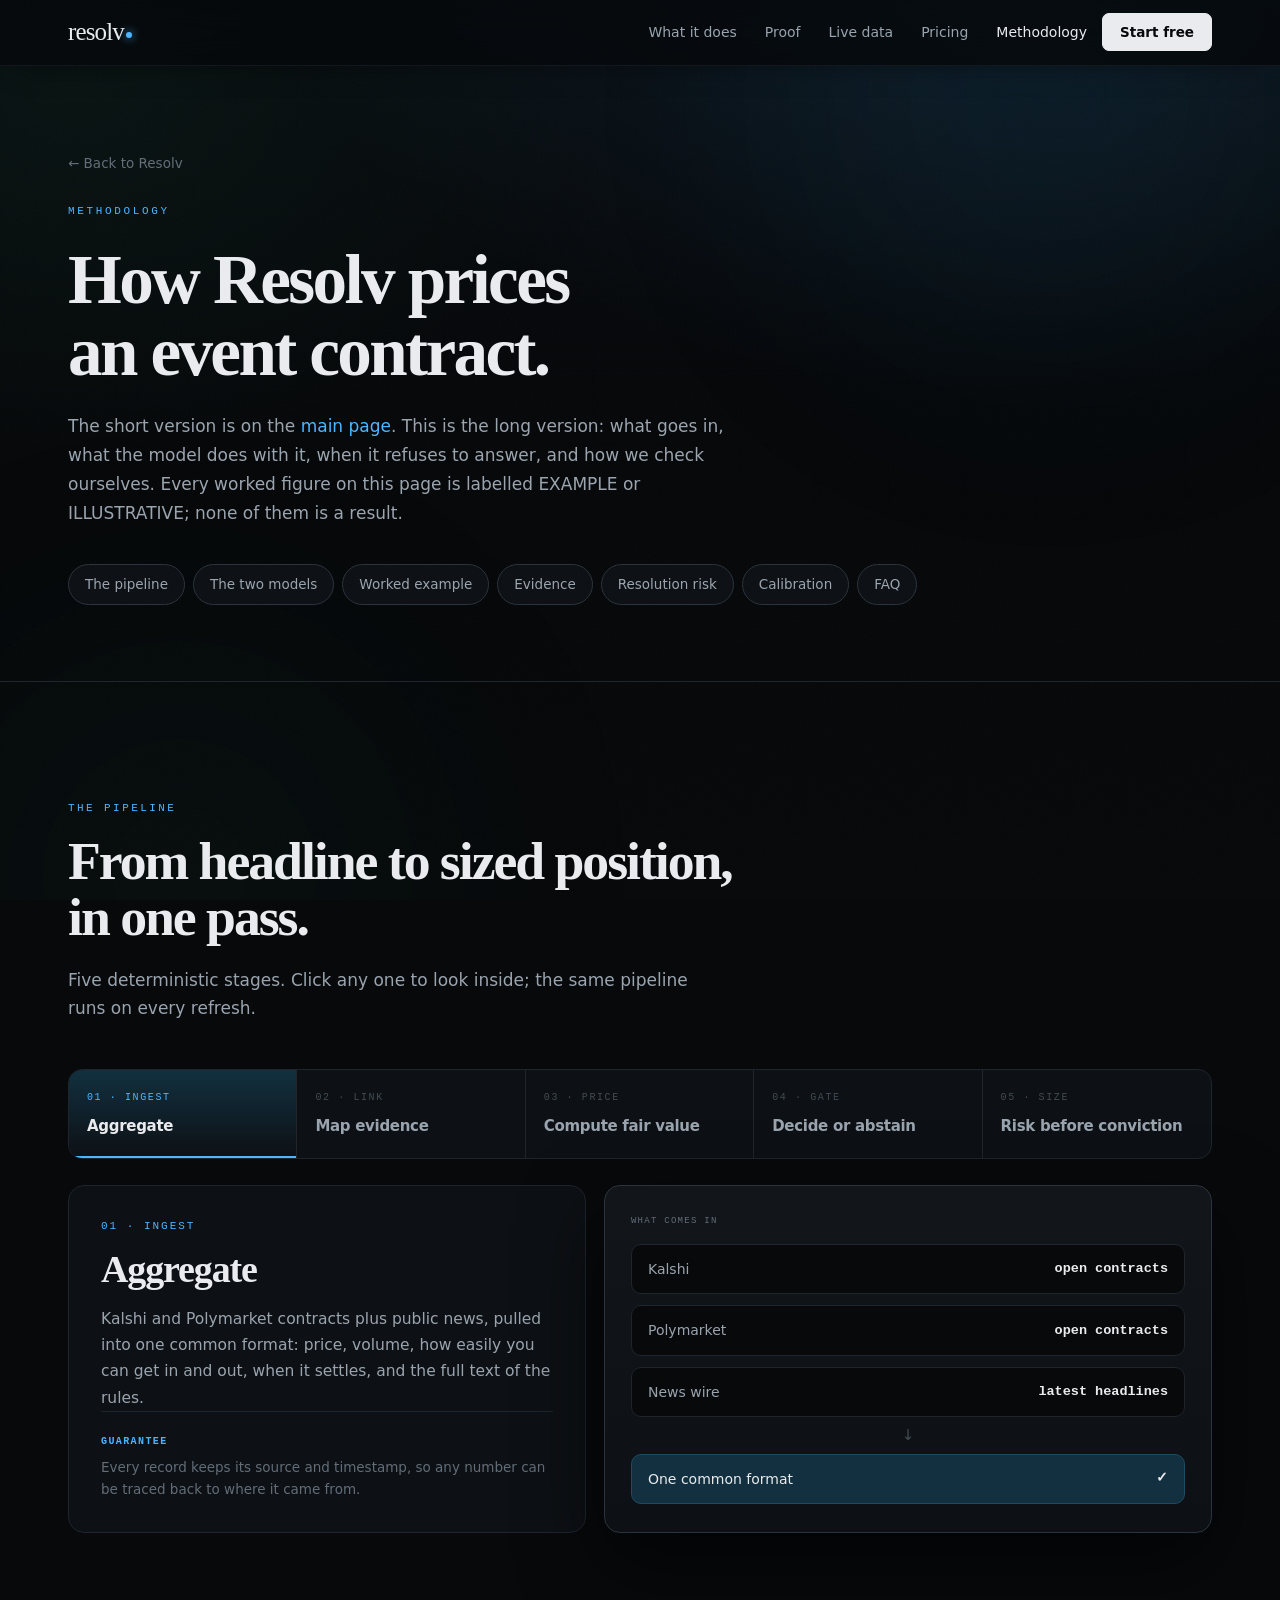
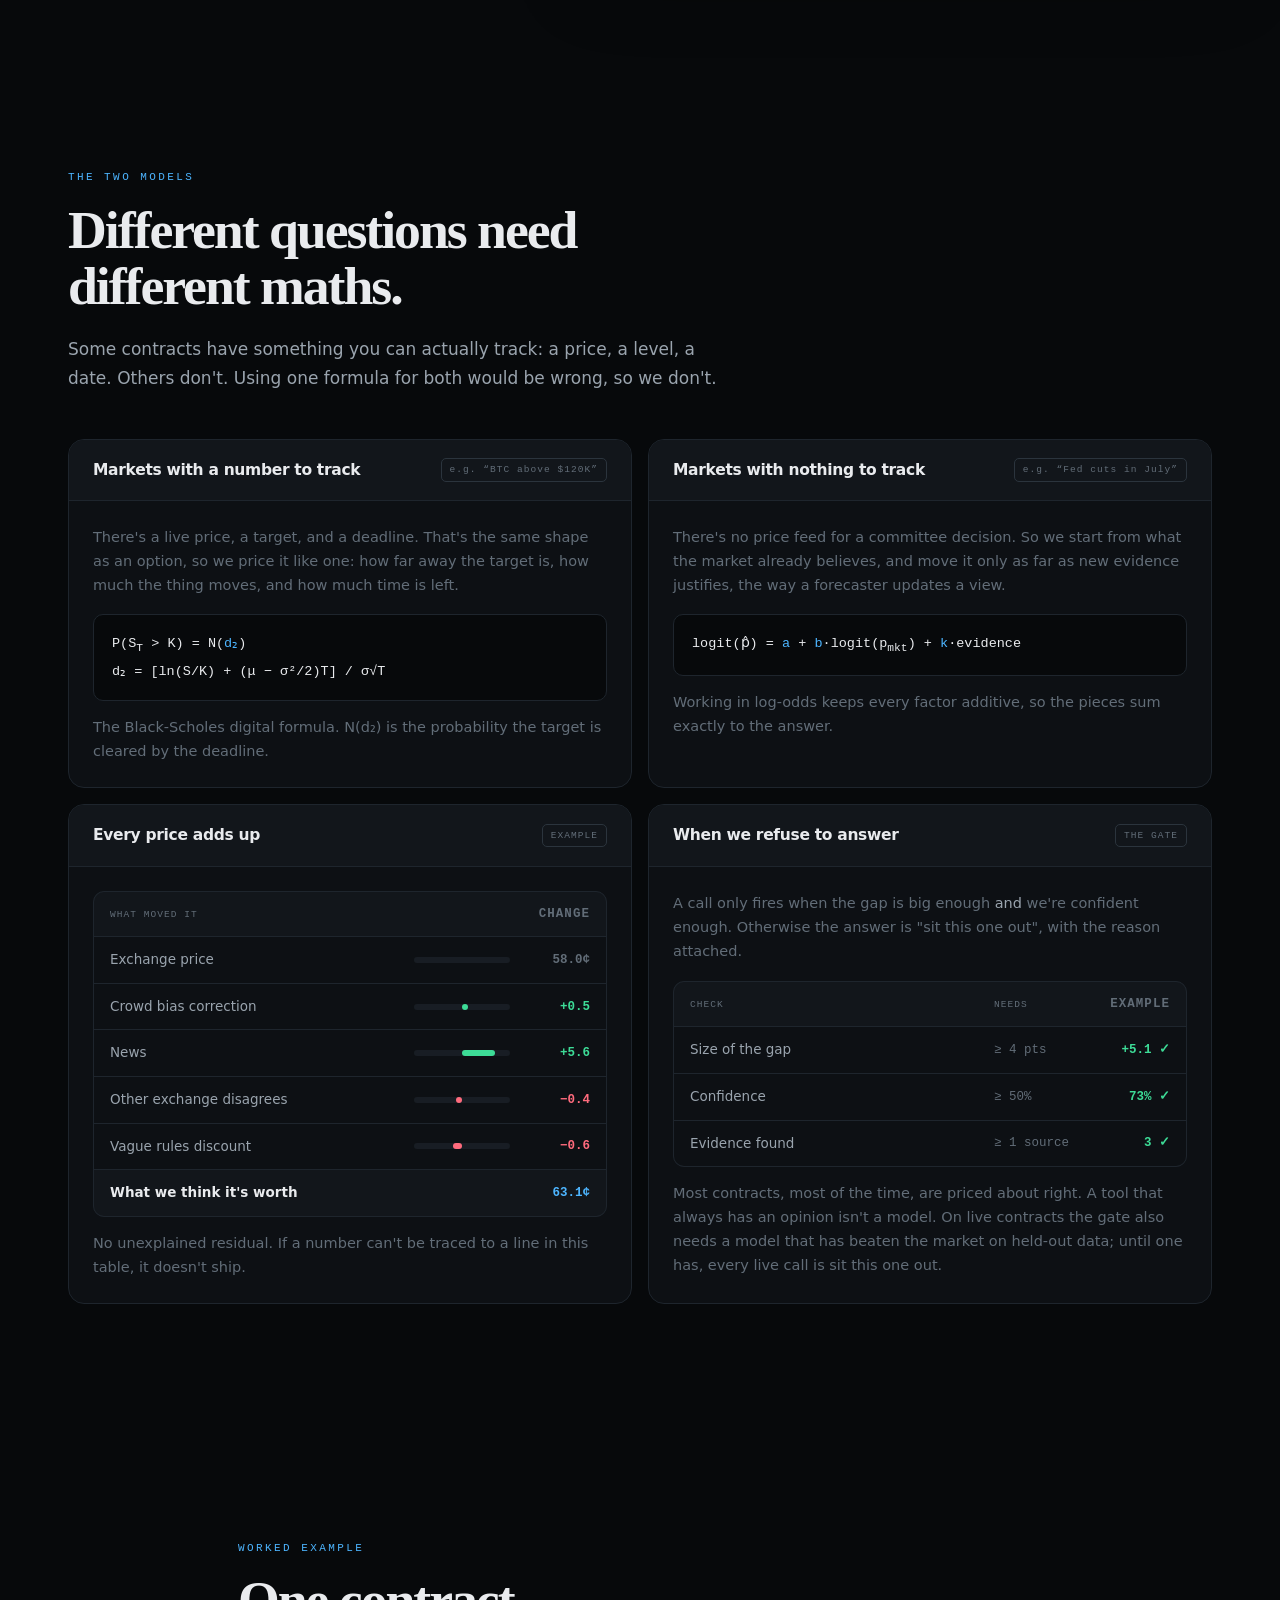
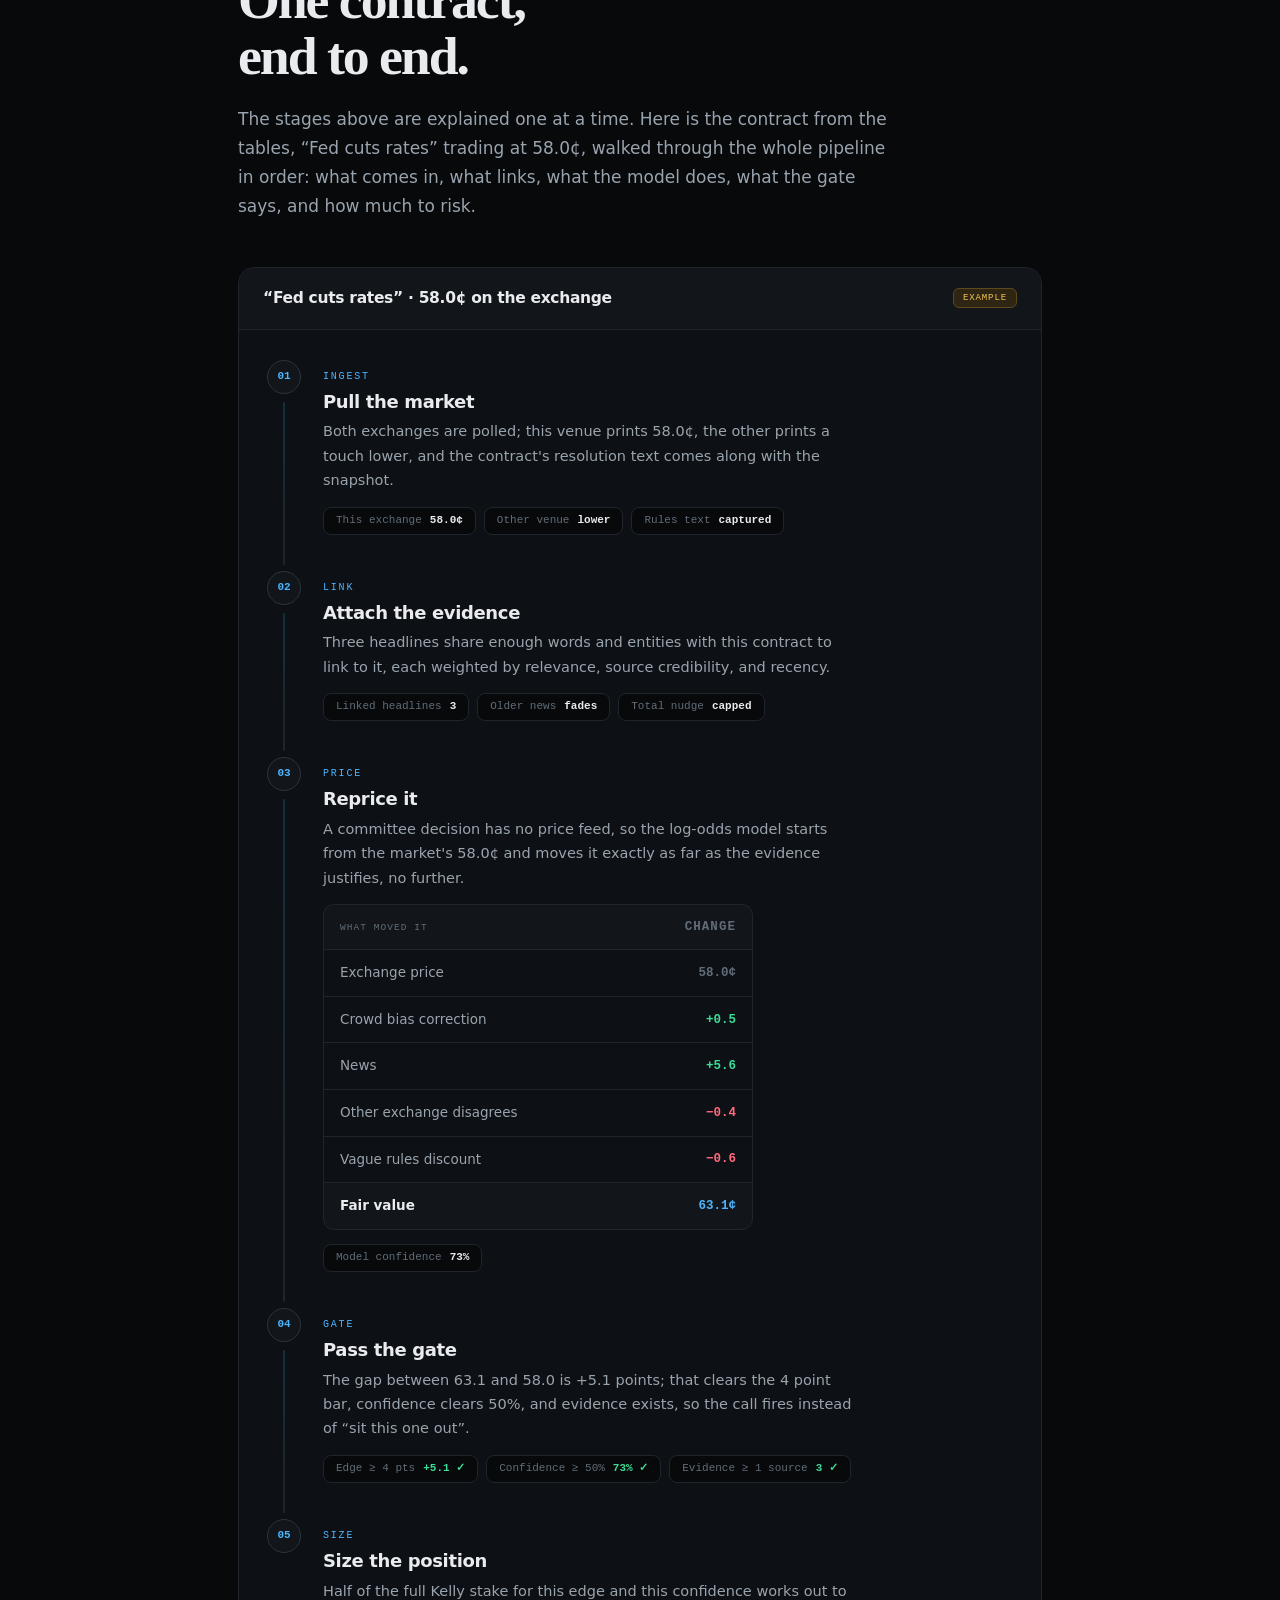
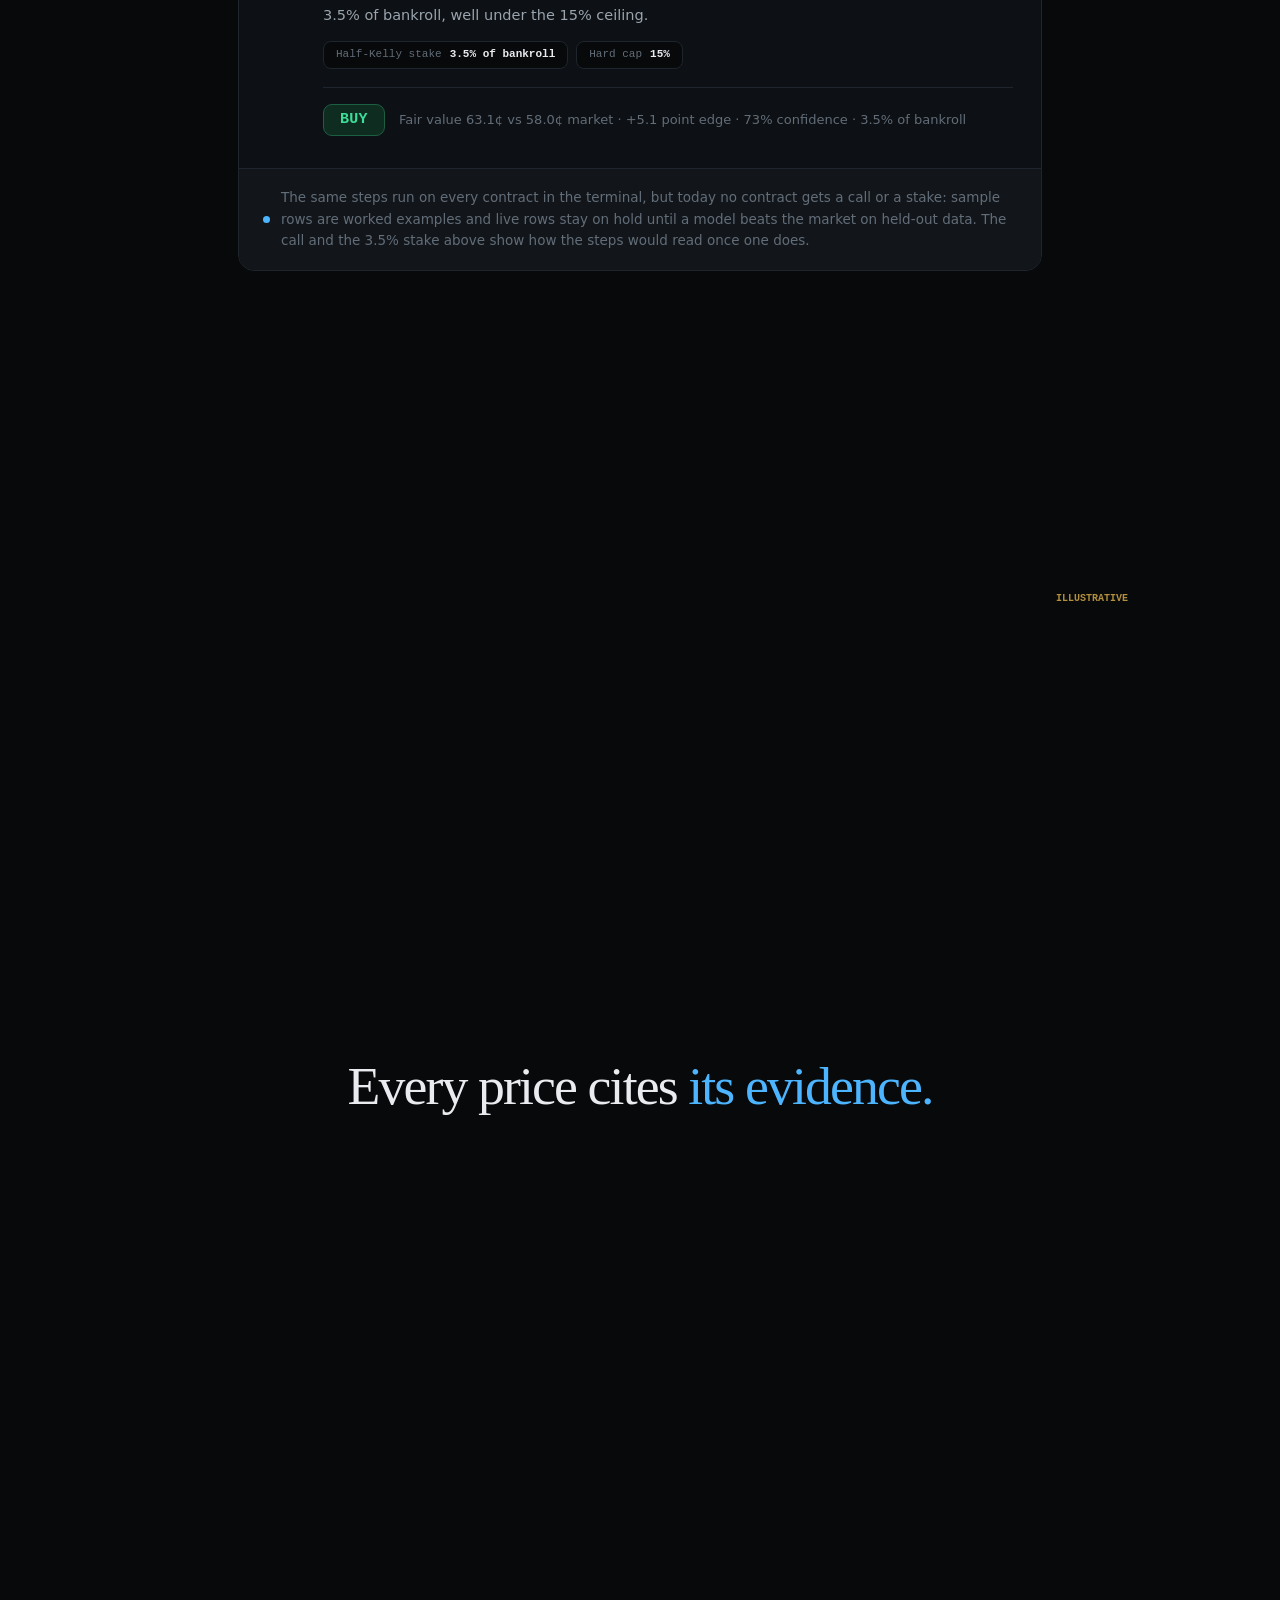
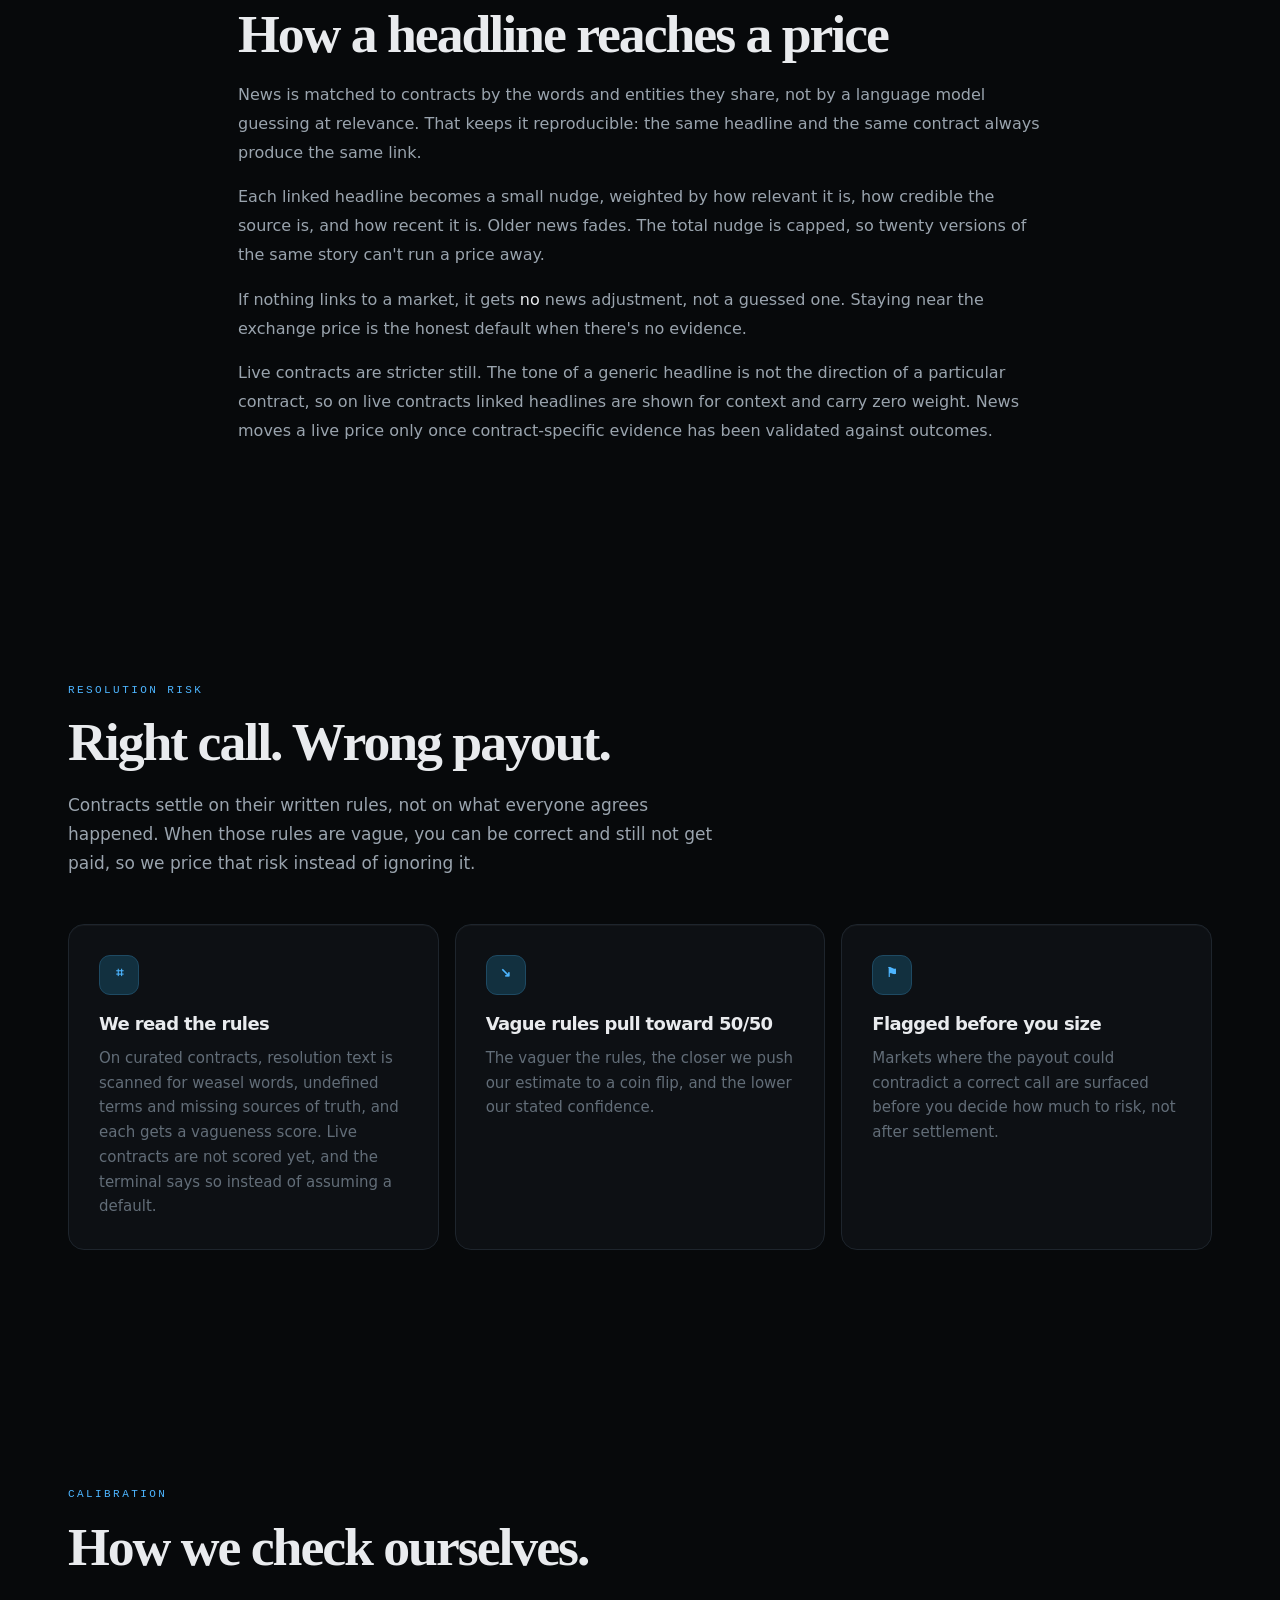
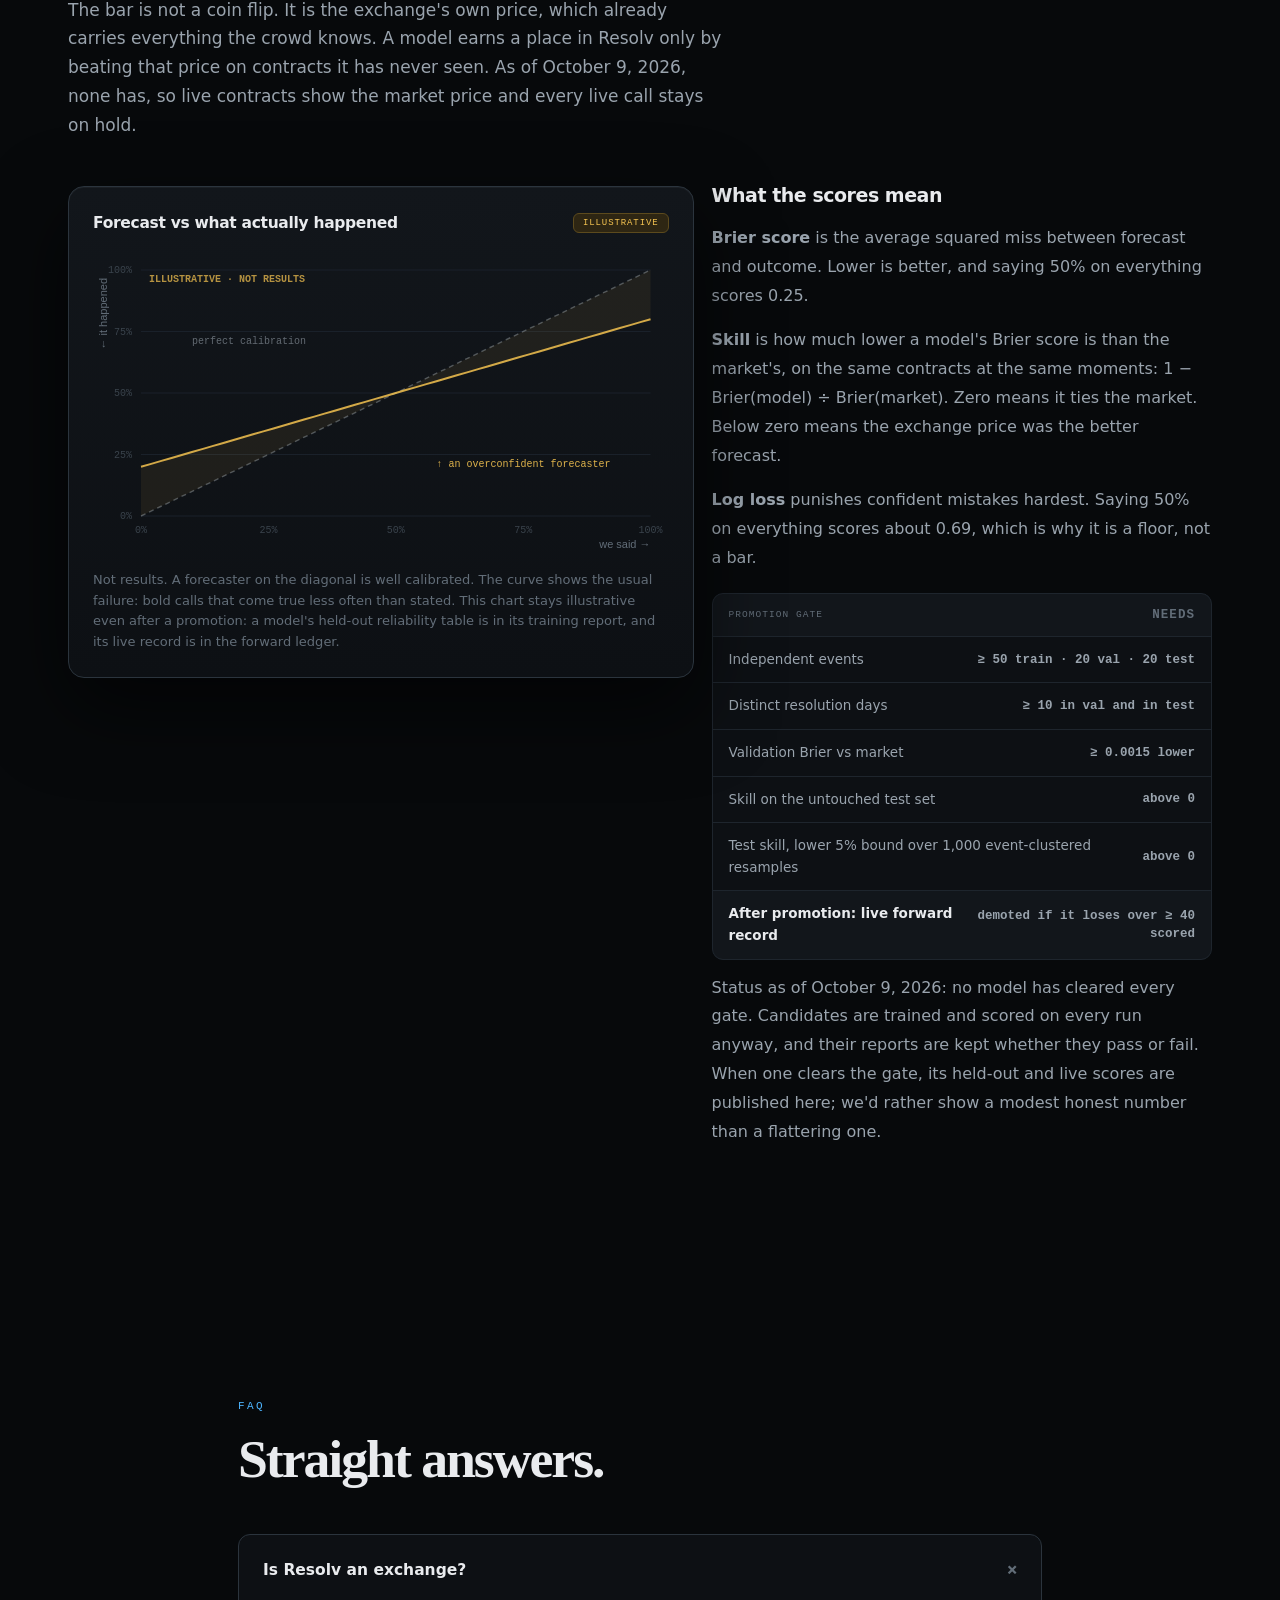
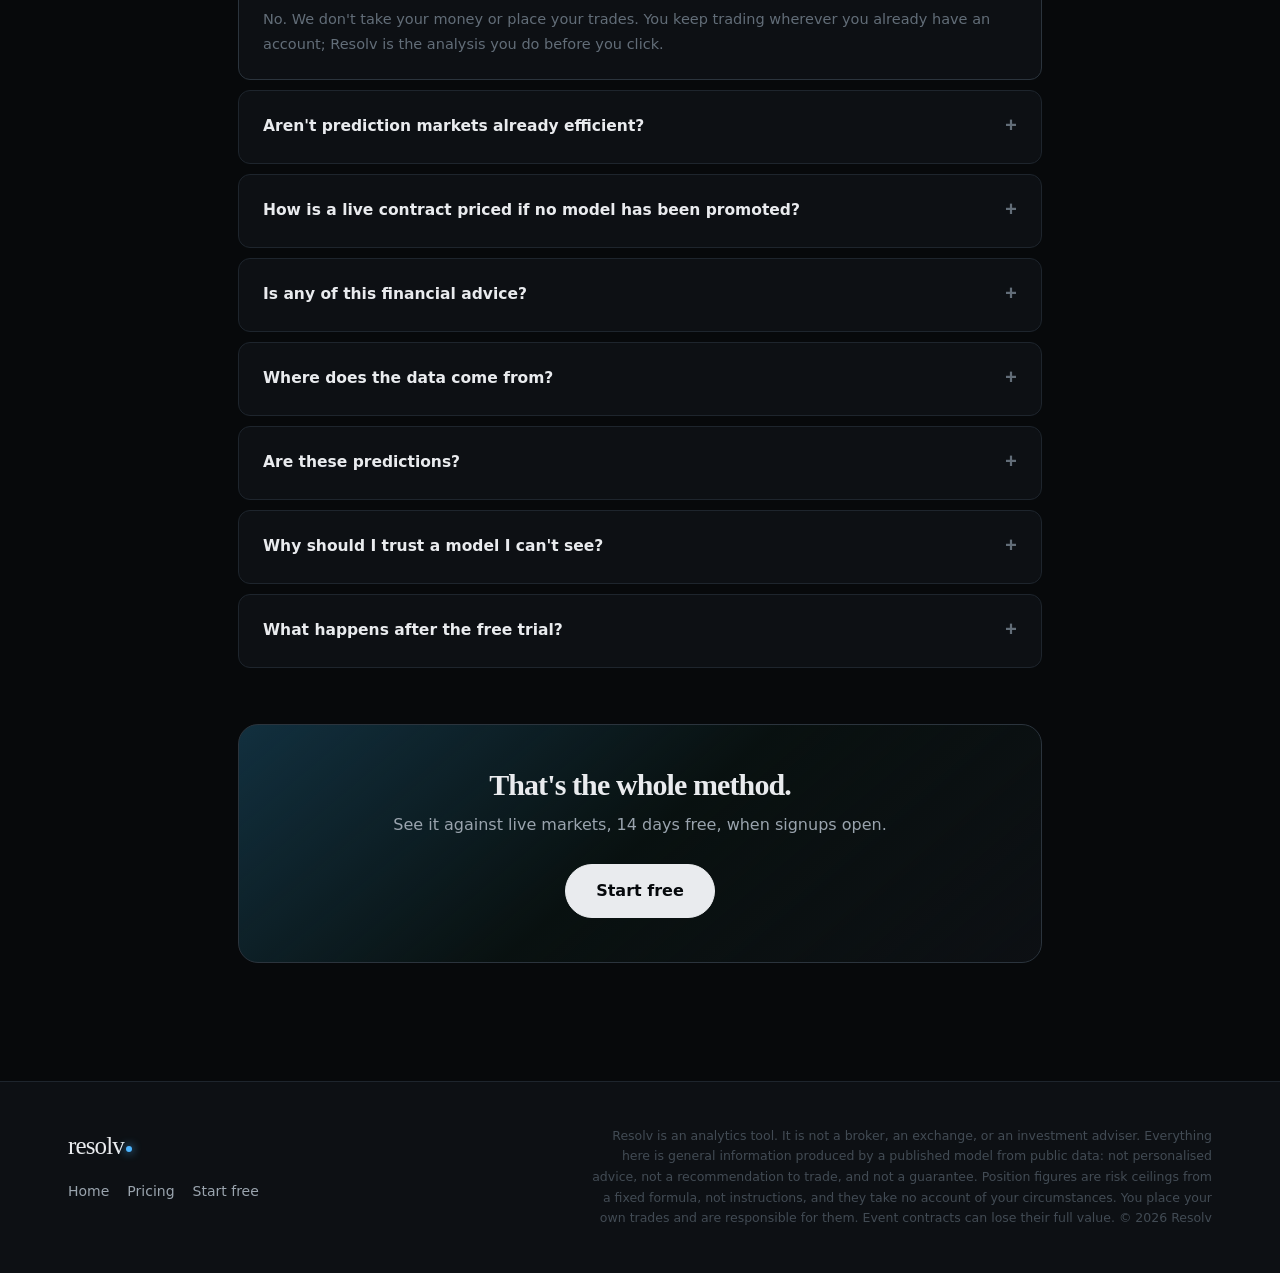
<file: methodology.html>
<!DOCTYPE html>
<html lang="en">
<head>
<meta charset="UTF-8">
<meta name="viewport" content="width=device-width, initial-scale=1.0">
<!-- Security: CSP mirrors Website/_headers (real headers win where supported).
     connect-src must stay identical in index.html, methodology.html, 404.html
     and _headers. If you set API_ORIGIN in script.js, add that origin to all
     four, or the browser will block the feed and the signup POST. -->
<meta http-equiv="Content-Security-Policy" content="default-src 'none'; script-src 'self' 'sha256-tHd4qJ0R/vQfI0CbRTiL3XGSi+Tun7VhOcDbx08aLKA='; style-src 'self' 'unsafe-inline' https://fonts.googleapis.com; font-src https://fonts.gstatic.com; img-src 'self' data:; connect-src 'self' https://api.gdeltproject.org https://formspree.io; base-uri 'none'; form-action 'self'; object-src 'none'; frame-src 'none'; upgrade-insecure-requests">
<meta name="referrer" content="strict-origin-when-cross-origin">
<title>How Resolv Works · Methodology</title>
<meta name="description" content="How Resolv prices event contracts: the five-stage pipeline, the two model families, how evidence is mapped, and the gate a model must clear against the market before it prices anything live.">
<meta name="theme-color" content="#07090b">
<link rel="canonical" href="https://resolvterminal.com/methodology.html">
<meta property="og:type" content="article">
<meta property="og:site_name" content="Resolv">
<meta property="og:title" content="How Resolv Works · Methodology">
<meta property="og:description" content="The five-stage pipeline, the two model families, and how we score our own forecasts.">
<meta property="og:url" content="https://resolvterminal.com/methodology.html">
<meta name="twitter:card" content="summary_large_image">
<meta name="twitter:title" content="How Resolv Works · Methodology">
<meta name="twitter:description" content="The five-stage pipeline, the two model families, and how we score our own forecasts.">
<link rel="icon" href="data:image/svg+xml,%3Csvg xmlns='http://www.w3.org/2000/svg' viewBox='0 0 32 32'%3E%3Crect width='32' height='32' rx='7' fill='%2307090b'/%3E%3Ccircle cx='11' cy='12' r='4' fill='%23bd8a10'/%3E%3Ccircle cx='22' cy='20' r='3' fill='%234db5ff'/%3E%3Cpath d='M11 12 L22 20' stroke='%23e05a6d' stroke-width='1.6'/%3E%3C/svg%3E">
<link rel="preconnect" href="https://fonts.googleapis.com">
<link rel="preconnect" href="https://fonts.gstatic.com" crossorigin>
<link href="https://fonts.googleapis.com/css2?family=Inter:wght@400;500;600;700;800&family=JetBrains+Mono:wght@400;600;700;800&display=swap" rel="stylesheet">
<link rel="stylesheet" href="style.css">
<script>document.documentElement.className+=" js";</script>
</head>
<body>
<a class="skip" href="#main">Skip to content</a>
<div class="bg-layer" aria-hidden="true"></div>
<div class="bg-aurora" aria-hidden="true"></div>
<div class="bg-grid" aria-hidden="true"></div>
<div class="grain" aria-hidden="true"></div>

<nav class="nav stuck" id="nav" aria-label="Main">
  <div class="wrap">
    <a class="brand" href="index.html" aria-label="Resolv home"><span class="logo">resolv<span class="logo-dot"></span></span></a>
    <div class="navlinks">
      <a href="index.html#what">What it does</a>
      <a href="index.html#proof">Proof</a>
      <a href="index.html#live">Live data</a>
      <a href="index.html#pricing">Pricing</a>
      <a href="methodology.html" aria-current="page">Methodology</a>
      <a class="btn primary sm" href="index.html#access">Start free</a>
    </div>
    <button class="navtoggle" id="navToggle" aria-label="Open menu" aria-expanded="false" aria-controls="mobileMenu">☰</button>
  </div>
</nav>
<div class="mobilemenu" id="mobileMenu">
  <a href="index.html#what">What it does</a><a href="index.html#proof">Proof</a>
  <a href="index.html#live">Live data</a><a href="index.html#pricing">Pricing</a>
  <a class="btn primary" href="index.html#access">Start free</a>
</div>

<main id="main">

<!-- ══════════ DOC HERO ══════════ -->
<header class="doc-hero">
  <div class="wrap">
    <a class="back-link" href="index.html">← Back to Resolv</a>
    <p class="eyebrow">Methodology</p>
    <h1 class="statement">How Resolv prices<br>an event contract.</h1>
    <p class="lede">The short version is on the <a href="index.html#what">main page</a>. This is the long version: what goes in, what the model does with it, when it refuses to answer, and how we check ourselves. Every worked figure on this page is labelled EXAMPLE or ILLUSTRATIVE; none of them is a result.</p>
    <div class="doc-toc">
      <a href="#pipeline">The pipeline</a>
      <a href="#models">The two models</a>
      <a href="#walkthrough">Worked example</a>
      <a href="#evidence">Evidence</a>
      <a href="#risk">Resolution risk</a>
      <a href="#calibration">Calibration</a>
      <a href="#faq">FAQ</a>
    </div>
  </div>
</header>

<!-- ══════════ PIPELINE ══════════ -->
<section class="band" id="pipeline">
  <div class="wrap">
    <div class="section-head rv">
      <p class="kicker">The pipeline</p>
      <h2 class="statement sm">From headline to sized position,<br>in one pass.</h2>
      <p class="lede">Five deterministic stages. Click any one to look inside; the same pipeline runs on every refresh.</p>
    </div>
    <div class="rail rv" id="rail" role="tablist" aria-label="Pipeline stages"></div>
    <div class="stage-view rv">
      <div class="stage-detail">
        <p class="stage-num" id="stageNum">01 · INGEST</p>
        <h3 class="stage-title" id="stageTitle">Aggregate</h3>
        <p class="stage-body" id="stageBody"></p>
        <p class="stage-guarantee" id="stageGuarantee"></p>
      </div>
      <div class="stage-panel" id="stagePanel"></div>
    </div>
  </div>
</section>

<!-- ══════════ MODELS ══════════ -->
<section class="band" id="models">
  <div class="wrap">
    <div class="section-head rv">
      <p class="kicker">The two models</p>
      <h2 class="statement sm">Different questions need<br>different maths.</h2>
      <p class="lede">Some contracts have something you can actually track: a price, a level, a date. Others don't. Using one formula for both would be wrong, so we don't.</p>
    </div>
    <div class="math-grid">
      <div class="math-card rv">
        <div class="math-head"><b>Markets with a number to track</b><span class="tag">e.g. “BTC above $120K”</span></div>
        <div class="math-body">
          <p style="margin-bottom:16px">There's a live price, a target, and a deadline. That's the same shape as an option, so we price it like one: how far away the target is, how much the thing moves, and how much time is left.</p>
          <div class="formula">P(S<sub>T</sub> &gt; K) = N(<span class="v">d₂</span>)<br>d₂ = [ln(S/K) + (μ − σ²/2)T] / σ√T</div>
          <p class="micro">The Black-Scholes digital formula. N(d₂) is the probability the target is cleared by the deadline.</p>
        </div>
      </div>
      <div class="math-card rv">
        <div class="math-head"><b>Markets with nothing to track</b><span class="tag">e.g. “Fed cuts in July”</span></div>
        <div class="math-body">
          <p style="margin-bottom:16px">There's no price feed for a committee decision. So we start from what the market already believes, and move it only as far as new evidence justifies, the way a forecaster updates a view.</p>
          <div class="formula">logit(p̂) = <span class="v">a</span> + <span class="v">b</span>·logit(p<sub>mkt</sub>) + <span class="v">k</span>·evidence</div>
          <p class="micro">Working in log-odds keeps every factor additive, so the pieces sum exactly to the answer.</p>
        </div>
      </div>
    </div>

    <div class="math-grid" style="margin-top:16px">
      <div class="math-card rv">
        <div class="math-head"><b>Every price adds up</b><span class="tag">EXAMPLE</span></div>
        <div class="math-body">
          <div class="attrib">
            <div class="attrib-row head"><span>What moved it</span><span></span><span class="val">Change</span></div>
            <div class="attrib-row"><span>Exchange price</span><span class="bar"></span><span class="val dim">58.0¢</span></div>
            <div class="attrib-row"><span>Crowd bias correction</span><span class="bar"><i style="left:50%;width:6%;background:var(--up)"></i></span><span class="val up">+0.5</span></div>
            <div class="attrib-row"><span>News</span><span class="bar"><i style="left:50%;width:34%;background:var(--up)"></i></span><span class="val up">+5.6</span></div>
            <div class="attrib-row"><span>Other exchange disagrees</span><span class="bar"><i style="left:44%;width:6%;background:var(--down)"></i></span><span class="val down">−0.4</span></div>
            <div class="attrib-row"><span>Vague rules discount</span><span class="bar"><i style="left:41%;width:9%;background:var(--down)"></i></span><span class="val down">−0.6</span></div>
            <div class="attrib-row total"><span><b>What we think it's worth</b></span><span></span><span class="val accent">63.1¢</span></div>
          </div>
          <p class="micro">No unexplained residual. If a number can't be traced to a line in this table, it doesn't ship.</p>
        </div>
      </div>
      <div class="math-card rv">
        <div class="math-head"><b>When we refuse to answer</b><span class="tag">THE GATE</span></div>
        <div class="math-body">
          <p style="margin-bottom:18px">A call only fires when the gap is big enough <em>and</em> we're confident enough. Otherwise the answer is "sit this one out", with the reason attached.</p>
          <div class="attrib">
            <div class="attrib-row head"><span>Check</span><span>Needs</span><span class="val">Example</span></div>
            <div class="attrib-row"><span>Size of the gap</span><span class="mono dim sml">≥ 4 pts</span><span class="val up">+5.1 ✓</span></div>
            <div class="attrib-row"><span>Confidence</span><span class="mono dim sml">≥ 50%</span><span class="val up">73% ✓</span></div>
            <div class="attrib-row"><span>Evidence found</span><span class="mono dim sml">≥ 1 source</span><span class="val up">3 ✓</span></div>
          </div>
          <p class="micro">Most contracts, most of the time, are priced about right. A tool that always has an opinion isn't a model. On live contracts the gate also needs a model that has beaten the market on held-out data; until one has, every live call is sit this one out.</p>
        </div>
      </div>
    </div>
  </div>
</section>

<!-- ══════════ WALKTHROUGH · ONE CONTRACT, END TO END ══════════ -->
<section class="band" id="walkthrough">
  <div class="wrap narrow">
    <div class="section-head rv">
      <p class="kicker">Worked example</p>
      <h2 class="statement sm">One contract,<br>end to end.</h2>
      <p class="lede">The stages above are explained one at a time. Here is the contract from the tables, &ldquo;Fed cuts rates&rdquo; trading at 58.0&cent;, walked through the whole pipeline in order: what comes in, what links, what the model does, what the gate says, and how much to risk.</p>
    </div>

    <div class="wk-frame rv">
      <div class="wk-head">
        <b>&ldquo;Fed cuts rates&rdquo; &middot; 58.0&cent; on the exchange</b>
        <span class="badge-sample">EXAMPLE</span>
      </div>

      <ol class="wk-steps">

        <li class="wk-step">
          <span class="wk-node" aria-hidden="true">01</span>
          <div class="wk-content">
            <p class="wk-stage">INGEST</p>
            <h3 class="wk-title">Pull the market</h3>
            <p class="wk-why">Both exchanges are polled; this venue prints 58.0&cent;, the other prints a touch lower, and the contract's resolution text comes along with the snapshot.</p>
            <div class="wk-data">
              <span class="wk-chip">This exchange <b>58.0&cent;</b></span>
              <span class="wk-chip">Other venue <b>lower</b></span>
              <span class="wk-chip">Rules text <b>captured</b></span>
            </div>
          </div>
        </li>

        <li class="wk-step">
          <span class="wk-node" aria-hidden="true">02</span>
          <div class="wk-content">
            <p class="wk-stage">LINK</p>
            <h3 class="wk-title">Attach the evidence</h3>
            <p class="wk-why">Three headlines share enough words and entities with this contract to link to it, each weighted by relevance, source credibility, and recency.</p>
            <div class="wk-data">
              <span class="wk-chip">Linked headlines <b>3</b></span>
              <span class="wk-chip">Older news <b>fades</b></span>
              <span class="wk-chip">Total nudge <b>capped</b></span>
            </div>
          </div>
        </li>

        <li class="wk-step">
          <span class="wk-node" aria-hidden="true">03</span>
          <div class="wk-content">
            <p class="wk-stage">PRICE</p>
            <h3 class="wk-title">Reprice it</h3>
            <p class="wk-why">A committee decision has no price feed, so the log-odds model starts from the market's 58.0&cent; and moves it exactly as far as the evidence justifies, no further.</p>
            <div class="attrib wk-attrib">
              <div class="attrib-row head"><span>What moved it</span><span></span><span class="val">Change</span></div>
              <div class="attrib-row"><span>Exchange price</span><span></span><span class="val dim">58.0&cent;</span></div>
              <div class="attrib-row"><span>Crowd bias correction</span><span></span><span class="val up">+0.5</span></div>
              <div class="attrib-row"><span>News</span><span></span><span class="val up">+5.6</span></div>
              <div class="attrib-row"><span>Other exchange disagrees</span><span></span><span class="val down">&minus;0.4</span></div>
              <div class="attrib-row"><span>Vague rules discount</span><span></span><span class="val down">&minus;0.6</span></div>
              <div class="attrib-row total"><span><b>Fair value</b></span><span></span><span class="val accent">63.1&cent;</span></div>
            </div>
            <div class="wk-data">
              <span class="wk-chip">Model confidence <b>73%</b></span>
            </div>
          </div>
        </li>

        <li class="wk-step">
          <span class="wk-node" aria-hidden="true">04</span>
          <div class="wk-content">
            <p class="wk-stage">GATE</p>
            <h3 class="wk-title">Pass the gate</h3>
            <p class="wk-why">The gap between 63.1 and 58.0 is +5.1 points; that clears the 4 point bar, confidence clears 50%, and evidence exists, so the call fires instead of &ldquo;sit this one out&rdquo;.</p>
            <div class="wk-data">
              <span class="wk-chip">Edge &ge; 4 pts <b class="up">+5.1 &#10003;</b></span>
              <span class="wk-chip">Confidence &ge; 50% <b class="up">73% &#10003;</b></span>
              <span class="wk-chip">Evidence &ge; 1 source <b class="up">3 &#10003;</b></span>
            </div>
          </div>
        </li>

        <li class="wk-step">
          <span class="wk-node" aria-hidden="true">05</span>
          <div class="wk-content">
            <p class="wk-stage">SIZE</p>
            <h3 class="wk-title">Size the position</h3>
            <p class="wk-why">Half of the full Kelly stake for this edge and this confidence works out to 3.5% of bankroll, well under the 15% ceiling.</p>
            <div class="wk-data">
              <span class="wk-chip">Half-Kelly stake <b>3.5% of bankroll</b></span>
              <span class="wk-chip">Hard cap <b>15%</b></span>
            </div>
            <div class="wk-verdict">
              <span class="hcv-tag buy">BUY</span>
              <span class="wk-note">Fair value 63.1&cent; vs 58.0&cent; market &middot; +5.1 point edge &middot; 73% confidence &middot; 3.5% of bankroll</span>
            </div>
          </div>
        </li>

      </ol>

      <p class="wk-foot">The same steps run on every contract in the terminal, but today no contract gets a call or a stake: sample rows are worked examples and live rows stay on hold until a model beats the market on held-out data. The call and the 3.5% stake above show how the steps would read once one does. <a class="ws-view" data-workspace-view="model" hidden>Open the Model view ↗</a></p>
    </div>
  </div>
</section>

<!-- ══════════ SCENE · EVIDENCE GRAPH ══════════ -->
<section class="scene" id="evidence" data-scene="graph">
  <div class="scene-inner">
    <div class="scene-stage wide">
      <canvas id="graphCanvas" aria-label="Illustrative evidence graph with example contracts: headlines connecting to the contracts they bear on"></canvas>
    </div>
    <div class="scene-copy">
      <p class="beat" data-beat="0">Every price cites <em>its evidence.</em></p>
      <p class="beat" data-beat="1">Headlines link to the contracts they bear on.</p>
      <p class="beat" data-beat="2">No black box. <em>Ever.</em></p>
    </div>
  </div>
</section>

<section class="band">
  <div class="wrap narrow">
    <div class="prose rv">
      <h2 class="statement sm">How a headline reaches a price</h2>
      <p>News is matched to contracts by the words and entities they share, not by a language model guessing at relevance. That keeps it reproducible: the same headline and the same contract always produce the same link.</p>
      <p>Each linked headline becomes a small nudge, weighted by how relevant it is, how credible the source is, and how recent it is. Older news fades. The total nudge is capped, so twenty versions of the same story can't run a price away.</p>
      <p>If nothing links to a market, it gets <em>no</em> news adjustment, not a guessed one. Staying near the exchange price is the honest default when there's no evidence.</p>
      <p>Live contracts are stricter still. The tone of a generic headline is not the direction of a particular contract, so on live contracts linked headlines are shown for context and carry zero weight. News moves a live price only once contract-specific evidence has been validated against outcomes. <a class="ws-view" data-workspace-view="evidence" hidden>Open the Evidence view ↗</a></p>
    </div>
  </div>
</section>

<!-- ══════════ RESOLUTION RISK ══════════ -->
<section class="band" id="risk">
  <div class="wrap">
    <div class="section-head rv">
      <p class="kicker">Resolution risk</p>
      <h2 class="statement sm">Right call. Wrong payout.</h2>
      <p class="lede">Contracts settle on their written rules, not on what everyone agrees happened. When those rules are vague, you can be correct and still not get paid, so we price that risk instead of ignoring it.</p>
    </div>
    <div class="cards3">
      <div class="card rv"><div class="ico">⌗</div><h3>We read the rules</h3><p>On curated contracts, resolution text is scanned for weasel words, undefined terms and missing sources of truth, and each gets a vagueness score. Live contracts are not scored yet, and the terminal says so instead of assuming a default.</p></div>
      <div class="card rv"><div class="ico">↘</div><h3>Vague rules pull toward 50/50</h3><p>The vaguer the rules, the closer we push our estimate to a coin flip, and the lower our stated confidence.</p></div>
      <div class="card rv"><div class="ico">⚑</div><h3>Flagged before you size</h3><p>Markets where the payout could contradict a correct call are surfaced before you decide how much to risk, not after settlement.</p></div>
    </div>
  </div>
</section>

<!-- ══════════ CALIBRATION ══════════
     No results are shown because no model has beaten the market on held-out
     data yet. Where a Resolv server reports a promoted model, script.js swaps
     the [data-if-no-model] lede for the [data-if-model] one. Gate values
     mirror MLModel/resolv_ml/config.py (GATE_MIN_EVENTS, GATE_MIN_RESOLUTION_DAYS, PROMOTION_MARGIN, BOOTSTRAP_RESAMPLES,
     BOOTSTRAP_LOWER_Q, DEMOTE_MIN_SCORED); keep them in sync. -->
<section class="band" id="calibration">
  <div class="wrap">
    <div class="section-head rv">
      <p class="kicker">Calibration</p>
      <h2 class="statement sm">How we check ourselves.</h2>
      <p class="lede">The bar is not a coin flip. It is the exchange's own price, which already carries everything the crowd knows. A model earns a place in Resolv only by beating that price on contracts it has never seen. <span data-if-no-model>As of October 9, 2026, none has, so live contracts show the market price and every live call stays on hold.</span><span data-if-model hidden>This server reports a model that has (status below). Its forecasts are shown for reference only, and every live call stays on hold until its forward record is long enough to judge.</span></p>
    </div>
    <div class="proof-grid">
      <div class="proof-chart rv">
        <div class="pc-head">
          <b>Forecast vs what actually happened</b>
          <span class="badge-sample">ILLUSTRATIVE</span>
        </div>
        <canvas id="calChart" aria-label="Illustrative calibration chart, not results: the diagonal is perfect calibration, and a flatter curve shows what an overconfident forecaster looks like"></canvas>
        <p class="pc-note">Not results. A forecaster on the diagonal is well calibrated. The curve shows the usual failure: bold calls that come true less often than stated. This chart stays illustrative even after a promotion: a model's held-out reliability table is in its training report, and its live record is in the forward ledger.</p>
      </div>
      <div class="prose rv">
        <h3 class="h3">What the scores mean</h3>
        <p><b>Brier score</b> is the average squared miss between forecast and outcome. Lower is better, and saying 50% on everything scores 0.25.</p>
        <p><b>Skill</b> is how much lower a model's Brier score is than the market's, on the same contracts at the same moments: 1 &minus; Brier(model) &divide; Brier(market). Zero means it ties the market. Below zero means the exchange price was the better forecast.</p>
        <p><b>Log loss</b> punishes confident mistakes hardest. Saying 50% on everything scores about 0.69, which is why it is a floor, not a bar.</p>
        <div class="attrib gates" style="margin-top:20px">
          <div class="attrib-row head"><span>Promotion gate</span><span class="val">Needs</span></div>
          <div class="attrib-row"><span>Independent events</span><span class="val">&ge; 50 train &middot; 20 val &middot; 20 test</span></div>
          <div class="attrib-row"><span>Distinct resolution days</span><span class="val">&ge; 10 in val and in test</span></div>
          <div class="attrib-row"><span>Validation Brier vs market</span><span class="val">&ge; 0.0015 lower</span></div>
          <div class="attrib-row"><span>Skill on the untouched test set</span><span class="val">above 0</span></div>
          <div class="attrib-row"><span>Test skill, lower 5% bound over 1,000 event-clustered resamples</span><span class="val">above 0</span></div>
          <div class="attrib-row total"><span><b>After promotion: live forward record</b></span><span class="val">demoted if it loses over &ge; 40 scored</span></div>
        </div>
        <p class="micro">Status as of October 9, 2026: no model has cleared every gate. Candidates are trained and scored on every run anyway, and their reports are kept whether they pass or fail. When one clears the gate, its held-out and live scores are published here; we'd rather show a modest honest number than a flattering one.</p>
        <div class="model-live" data-model-status hidden>
          <span class="ml-pill"><span class="ml-dot"></span><span data-ms-pill>CHECKING</span></span>
          <span class="ml-text" data-ms-text></span>
        </div>
      </div>
    </div>
  </div>
</section>

<!-- ══════════ FAQ ══════════ -->
<section class="band" id="faq">
  <div class="wrap narrow">
    <div class="section-head rv">
      <p class="kicker">FAQ</p>
      <h2 class="statement sm">Straight answers.</h2>
    </div>
    <div class="faq rv">
      <details open><summary>Is Resolv an exchange?</summary><div class="fa">No. We don't take your money or place your trades. You keep trading wherever you already have an account; Resolv is the analysis you do before you click.</div></details>
      <details><summary>Aren't prediction markets already efficient?</summary><div class="fa">Mostly, and we behave as if they are: on most contracts our estimate lands within a few points of the exchange and the answer we give is sit this one out. The gaps that do persist come from structure rather than cleverness. Hundreds of contracts are open at once and most have nobody watching them; the same question routinely trades at two different prices on two exchanges; and cheap, unlikely contracts are chronically overbought, which is why a crowd-bias correction is the first thing our model tests. So far no correction has beaten the market price on held-out data, so on live contracts we show the market price and say so. We are not competing with a trading desk on speed. We are covering ground that nobody has time to cover.</div></details>
      <details><summary>How is a live contract priced if no model has been promoted?</summary><div class="fa">With arithmetic instead of a forecast. Exchanges list many contracts on one question: the same number against several thresholds, or a set of ranges. Those prices have to obey rules. A harder threshold can never be worth more than an easier one, and outcomes that exclude each other can never add up to more than 100 cents. We take every quote in the family, weight each by how tight its order book is, and find the nearest set of prices that obeys the rules. That is the contract's coherent value. We then compare it with the price you could actually trade at, after the fee, and say whether the contract looks cheap, rich or in line against its own family. It makes no claim about the outcome, it never produces a call, and most of the time the honest answer is in line.</div></details>
      <details><summary>Is any of this financial advice?</summary><div class="fa">No. Resolv is an analytics tool, not a broker, an exchange, or an investment adviser. Everything it publishes is general information from a documented model over public data, identical for every subscriber and tailored to nobody. The position figure is a ceiling produced by a fixed formula from the size of the gap and our confidence, not a recommendation, and it knows nothing about your finances or your goals. It is a limit to stay under, not a target to hit, and the decision to trade is entirely yours.</div></details>
      <details><summary>Where does the data come from?</summary><div class="fa">Public feeds from the exchanges themselves, plus public news. Every figure carries its source and a timestamp. When a source is unreachable the page says so, and anything older than the latest fetch is labelled with its age instead of passing as live.</div></details>
      <details><summary>Are these predictions?</summary><div class="fa">They're estimates with stated confidence, built from things we can point at: the exchange price, the news, how liquid the market is, how long is left, whether the two exchanges disagree, and how clear the rules are. Not guarantees, and not financial advice.</div></details>
      <details><summary>Why should I trust a model I can't see?</summary><div class="fa">You can see it. Every price breaks into named parts that add up exactly to the result, every claim links to its source, and we score ourselves against the market on data the model never trained on, then publish the answer even when it is "not yet". If a number can't be traced, it doesn't ship.</div></details>
      <details><summary>What happens after the free trial?</summary><div class="fa">You pick a plan or you don't; nothing charges automatically, because we don't take a card to start. If you stop, your watchlist and settings stay put in case you come back.</div></details>
    </div>
    <div class="doc-cta rv">
      <h3>That's the whole method.</h3>
      <p>See it against live markets, 14 days free, when signups open.</p>
      <a class="btn primary lg" href="index.html#access">Start free</a>
    </div>
  </div>
</section>
</main>

<footer>
  <div class="wrap foot-inner rv">
    <div class="foot-brand">
      <span class="logo">resolv<span class="logo-dot"></span></span>
      <div class="foot-links">
        <a href="index.html">Home</a>
        <a href="index.html#pricing">Pricing</a>
        <a href="index.html#access">Start free</a>
      </div>
    </div>
    <p class="foot-legal">Resolv is an analytics tool. It is not a broker, an exchange, or an investment adviser. Everything here is general information produced by a published model from public data: not personalised advice, not a recommendation to trade, and not a guarantee. Position figures are risk ceilings from a fixed formula, not instructions, and they take no account of your circumstances. You place your own trades and are responsible for them. Event contracts can lose their full value. &copy; <span id="year">2026</span> Resolv</p>
  </div>
</footer>

<script src="script.js"></script>
</body>
</html>
</file>
<file: style.css>
/* ═══════════ TOKENS ═══════════ */
*{box-sizing:border-box}
html{-webkit-text-size-adjust:100%}
body{margin:0;overflow-x:hidden}
:root{
  color-scheme:dark;
  --bg:#07090b; --s1:#0d1014; --s2:#12161b; --s3:#181d24;
  --line:#1e252d; --line2:#2b343d;
  --text:#e9ebee; --soft:#9aa4ae; --muted:#626d78; --faint:#424b54;
  --accent:#4db5ff; --accent-dim:#12303f;
  --up:#3ddc97; --up-dim:#0f2c20;
  --down:#ff6b7d; --down-dim:#34151c;
  --warn:#f5c451; --warn-dim:#2e2613;
  --market:#bd8a10; --news:#4d8be0;
  --shadow:0 30px 80px rgba(0,0,0,.6);
  --shadow-lift:0 40px 100px rgba(0,0,0,.7), 0 0 0 1px rgba(255,255,255,.03);
  --mono:"JetBrains Mono","SFMono-Regular",ui-monospace,Menlo,Consolas,monospace;
  --sans:Inter,ui-sans-serif,system-ui,-apple-system,"Segoe UI",Roboto,sans-serif;
  --serif:Georgia,"Times New Roman",serif;
  --ease:cubic-bezier(.22,.8,.26,1);
  --wrap:1200px;
}
body{background:var(--bg);color:var(--text);font-family:var(--sans);font-size:16px;line-height:1.6;-webkit-font-smoothing:antialiased}
button,input{font:inherit;color:inherit}
button{border:0;background:none;cursor:pointer}
a{color:var(--accent);text-decoration:none}
h1,h2,h3{margin:0;letter-spacing:-.035em;line-height:1.05}
p{margin:0}
canvas{max-width:100%}
.accent{color:var(--accent)}.up{color:var(--up)}.down{color:var(--down)}.warn{color:var(--warn)}.dim{color:var(--muted)}
.mono{font-family:var(--mono);font-variant-numeric:tabular-nums}
.sml{font-size:12.5px}
:focus-visible{outline:2px solid var(--accent);outline-offset:3px;border-radius:5px}
::selection{background:var(--accent-dim);color:#fff}
::-webkit-scrollbar{width:10px}::-webkit-scrollbar-thumb{background:var(--line2);border-radius:9px}::-webkit-scrollbar-track{background:var(--bg)}
.skip{position:absolute;left:-9999px;top:0;z-index:100;padding:12px 18px;background:var(--s3);border:1px solid var(--accent)}
.skip:focus{left:0}
.wrap{max-width:var(--wrap);margin:0 auto;padding:0 28px;width:100%}
.wrap.narrow{max-width:860px}

/* ═══════════ BACKDROP ═══════════ */
.bg-layer{position:fixed;inset:0;z-index:-2;pointer-events:none;background:
  radial-gradient(1200px 780px at 78% -10%,rgba(77,181,255,.13),transparent 62%),
  radial-gradient(900px 640px at 6% 10%,rgba(61,220,151,.05),transparent 58%),
  linear-gradient(180deg,#070a0d,#06080a 55%,#07090b)}
.bg-grid{position:fixed;inset:0;z-index:-1;pointer-events:none;opacity:.5;
  background:linear-gradient(rgba(77,181,255,.03) 1px,transparent 1px),linear-gradient(90deg,rgba(77,181,255,.026) 1px,transparent 1px);
  background-size:74px 74px;
  -webkit-mask-image:radial-gradient(1200px 900px at 76% 0,#000,transparent 74%);
  mask-image:radial-gradient(1200px 900px at 76% 0,#000,transparent 74%)}

/* ═══════════ NAV ═══════════ */
.nav{position:fixed;top:0;left:0;right:0;z-index:60;height:66px;display:flex;align-items:center;
  background:rgba(7,9,11,0);border-bottom:1px solid transparent;transition:background .3s,border-color .3s,backdrop-filter .3s}
.nav.stuck{background:rgba(7,9,11,.84);backdrop-filter:blur(20px);-webkit-backdrop-filter:blur(20px);border-bottom-color:var(--line)}
.nav .wrap{display:flex;align-items:center;justify-content:space-between;gap:20px}
.brand{flex:none}
.logo{font-family:var(--serif);font-size:25px;letter-spacing:-.035em;color:var(--text)}
.logo-dot{display:inline-block;width:6px;height:6px;border-radius:50%;background:var(--accent);margin-left:2px;vertical-align:2px}
.navlinks{display:flex;align-items:center;gap:2px}
.navlinks a{padding:9px 13px;border-radius:7px;color:var(--soft);font-size:14px;transition:.16s}
.navlinks a:hover{color:var(--text);background:var(--s2)}
.navlinks a[aria-current]{color:var(--text)}
.navtoggle{display:none;width:40px;height:40px;place-items:center;border:1px solid var(--line2);border-radius:8px;color:var(--soft)}
.mobilemenu{display:none}

/* ═══════════ BUTTONS ═══════════ */
.btn{display:inline-flex;align-items:center;justify-content:center;gap:9px;height:46px;padding:0 22px;border:1px solid var(--line2);
  border-radius:999px;background:var(--s2);color:var(--soft);font-size:15px;font-weight:500;transition:.2s var(--ease);white-space:nowrap}
.btn:hover{border-color:var(--accent);color:var(--text);transform:translateY(-2px)}
.btn.primary{background:var(--text);color:#06090c;border-color:var(--text);font-weight:600}
.btn.primary:hover{background:#fff;border-color:#fff;box-shadow:0 10px 34px rgba(233,235,238,.18)}
.btn.ghost{background:transparent}
.btn.lg{height:54px;padding:0 30px;font-size:16px}
.btn.sm{height:38px;padding:0 17px;font-size:13.5px}
.btn-row{display:flex;gap:12px;flex-wrap:wrap}

/* ═══════════ TYPE ═══════════ */
.display{font-family:var(--serif);font-size:clamp(38px,4.5vw,64px);line-height:1.04;letter-spacing:-.042em}
.display .line{display:block;overflow:hidden}
.display .w{display:inline-block}
.statement{font-family:var(--serif);font-size:clamp(34px,5.4vw,72px);line-height:1.04;letter-spacing:-.038em}
.statement.sm{font-size:clamp(30px,4.2vw,54px)}
.statement.center{text-align:center}
.statement em{font-style:normal;color:var(--accent)}
.kicker{font-family:var(--mono);font-size:11px;letter-spacing:.22em;text-transform:uppercase;color:var(--accent);margin-bottom:16px}
.eyebrow{font-family:var(--mono);font-size:11px;letter-spacing:.24em;text-transform:uppercase;color:var(--accent);margin-bottom:24px}
.lede{max-width:660px;color:var(--soft);font-size:17px;line-height:1.7;margin-top:20px}
.micro{margin-top:14px;font-size:12.5px;color:var(--faint);line-height:1.6}
.fine{margin-top:24px;font-size:13px;color:var(--faint);line-height:1.7}
.section-head{margin-bottom:46px}
.band{padding:118px 0;position:relative}
.h3{font-size:19px;margin-bottom:14px;letter-spacing:-.025em}

/* ═══════════ HERO ═══════════ */
.hero{min-height:100vh;display:flex;flex-direction:column;justify-content:center;padding:130px 0 96px;position:relative}
.hero-grid{display:grid;grid-template-columns:minmax(0,1.06fr) minmax(0,.94fr);gap:56px;align-items:center}
.hero-sub{font-size:clamp(16.5px,1.6vw,20px);color:var(--soft);margin:28px 0 34px;max-width:560px;line-height:1.6}
.hero-note{display:flex;align-items:center;gap:14px;flex-wrap:wrap;margin-top:28px}
.hero-note-txt{font-size:13px;color:var(--muted)}
.live-pill{display:inline-flex;align-items:center;gap:8px;height:28px;padding:0 13px;border:1px solid var(--line2);background:var(--s1);
  border-radius:999px;font-family:var(--mono);font-size:10px;letter-spacing:.1em;color:var(--soft)}
.hp-dot{width:7px;height:7px;border-radius:50%;background:var(--accent);animation:pulse 1.6s ease-in-out infinite}
@keyframes pulse{50%{opacity:.28}}
.scroll-cue{position:absolute;bottom:30px;left:50%;transform:translateX(-50%)}
.cue-line{display:block;width:1px;height:52px;background:linear-gradient(180deg,transparent,var(--line2) 30%,var(--accent));position:relative;overflow:hidden}
.cue-line:after{content:"";position:absolute;left:0;width:1px;height:16px;background:var(--accent);animation:cue 2.2s var(--ease) infinite}
@keyframes cue{0%{top:-16px;opacity:0}30%{opacity:1}100%{top:52px;opacity:0}}

/* hero verdict card */
.hero-card{border:1px solid var(--line2);border-radius:20px;padding:26px;position:relative;
  background:linear-gradient(165deg,rgba(24,29,36,.96),rgba(13,16,20,.98));
  box-shadow:var(--shadow-lift);animation:floaty 7s ease-in-out infinite}
@keyframes floaty{50%{transform:translateY(-9px)}}
.hero-card:before{content:"";position:absolute;inset:0;border-radius:20px;pointer-events:none;
  background:linear-gradient(140deg,rgba(77,181,255,.10),transparent 46%)}
.hc-top{display:flex;align-items:center;justify-content:space-between;margin-bottom:16px;position:relative}
.hc-venue{font-family:var(--mono);font-size:10px;letter-spacing:.16em;color:var(--muted)}
.badge-sample{display:inline-flex;align-items:center;height:20px;padding:0 9px;border:1px solid #5c4a1d;background:var(--warn-dim);
  color:var(--warn);border-radius:6px;font-family:var(--mono);font-size:9px;letter-spacing:.1em}
.hc-q{font-size:22px;font-weight:650;letter-spacing:-.025em;line-height:1.25;margin-bottom:24px;position:relative}
.hc-gauge{margin-bottom:22px;position:relative}
.hcg-track{height:12px;border-radius:99px;background:var(--s3);position:relative;overflow:visible;border:1px solid var(--line)}
.hcg-fill{position:absolute;top:0;bottom:0;left:0;border-radius:99px;background:linear-gradient(90deg,var(--accent-dim),var(--accent))}
.hcg-mark{position:absolute;top:-6px;bottom:-6px;width:2px;background:var(--text);border-radius:2px}
.hcg-mark:after{content:"";position:absolute;left:-3px;top:-4px;width:8px;height:8px;border-radius:50%;background:var(--text)}
.hcg-legend{display:flex;justify-content:space-between;gap:14px;margin-top:14px;font-size:12.5px;color:var(--muted);flex-wrap:wrap}
.hc-verdict{display:flex;align-items:center;gap:14px;flex-wrap:wrap;padding:16px 0;border-top:1px solid var(--line);position:relative}
.hcv-tag{display:inline-flex;align-items:center;height:32px;padding:0 16px;border-radius:9px;font-family:var(--mono);font-size:15px;font-weight:800;letter-spacing:.02em}
.hcv-tag.buy{background:var(--up-dim);color:var(--up);border:1px solid #1d5f43}
.hc-meta{font-size:13.5px;color:var(--muted)}
.hc-foot{display:flex;align-items:center;justify-content:space-between;gap:14px;padding-top:16px;border-top:1px solid var(--line);
  font-size:13.5px;color:var(--muted);position:relative}
.hc-foot b{font-size:15px;color:var(--text)}

/* entrance - runs on load, never scroll-dependent */
.js .display .w{transform:translateY(105%);opacity:0}
.js .fade-1,.js .fade-2,.js .fade-3{opacity:0;transform:translateY(16px)}
.js .loaded .display .w{animation:riseIn .95s var(--ease) forwards}
.js .loaded .display .line:nth-child(1) .w:nth-child(1){animation-delay:.08s}
.js .loaded .display .line:nth-child(1) .w:nth-child(2){animation-delay:.15s}
.js .loaded .display .line:nth-child(1) .w:nth-child(3){animation-delay:.22s}
.js .loaded .display .line:nth-child(2) .w:nth-child(1){animation-delay:.29s}
.js .loaded .display .line:nth-child(2) .w:nth-child(2){animation-delay:.36s}
.js .loaded .display .line:nth-child(2) .w:nth-child(3){animation-delay:.43s}
.js .loaded .fade-1{animation:fadeUp .8s var(--ease) .02s forwards}
.js .loaded .fade-2{animation:fadeUp .8s var(--ease) .5s forwards}
.js .loaded .fade-3{animation:fadeUp .8s var(--ease) .64s forwards}
@keyframes riseIn{to{transform:translateY(0);opacity:1}}
@keyframes fadeUp{to{transform:none;opacity:1}}

/* ═══════════ STRIP ═══════════ */
.strip{border-top:1px solid var(--line);border-bottom:1px solid var(--line);background:var(--s1);padding:34px 0}
.strip-grid{display:grid;grid-template-columns:repeat(4,1fr);gap:26px}
.strip-item{display:flex;flex-direction:column;gap:7px}
.strip-item b{font-family:var(--mono);font-size:26px;font-weight:700;letter-spacing:-.02em}
.strip-item span{font-size:13.5px;color:var(--muted);line-height:1.5}

/* ═══════════ SCENES ═══════════ */
.scene{position:relative;height:300vh}
.scene-inner{position:sticky;top:0;height:100vh;display:flex;flex-direction:column;align-items:center;justify-content:center;
  overflow:hidden;padding:80px 28px}
.scene-stage{width:min(880px,100%);position:relative}
.scene-stage.wide{width:min(1000px,100%)}
.scene-stage canvas{display:block;width:100%;height:min(46vh,380px)}
.scene-stage.wide canvas{height:min(54vh,440px)}
.scene-copy{position:relative;width:min(var(--wrap),100%);margin-top:34px;min-height:2.4em;display:flex;justify-content:center}
.beat{position:absolute;top:0;left:0;right:0;text-align:center;font-family:var(--serif);
  font-size:clamp(26px,4.2vw,54px);line-height:1.1;letter-spacing:-.035em;
  opacity:0;transform:translateY(22px);transition:opacity .5s var(--ease),transform .5s var(--ease)}
.beat em{font-style:normal;color:var(--accent)}
.beat.on{opacity:1;transform:none}
.scene-meter{position:absolute;left:28px;right:28px;bottom:34px;height:2px;background:var(--line);border-radius:99px;overflow:hidden;max-width:var(--wrap);margin:0 auto}
.scene-meter i{display:block;height:100%;width:0;background:linear-gradient(90deg,var(--accent),var(--up));border-radius:99px}

/* ═══════════ CARDS ═══════════ */
.cards3{display:grid;grid-template-columns:repeat(3,1fr);gap:16px}
.card{border:1px solid var(--line);border-radius:16px;padding:30px;background:var(--s1);transition:.24s var(--ease)}
.card:hover{border-color:var(--line2);transform:translateY(-3px);box-shadow:var(--shadow)}
.card h3{font-size:18px;margin-bottom:12px}
.card p{color:var(--muted);font-size:15px;line-height:1.65}
.card .ico{width:40px;height:40px;border-radius:11px;display:grid;place-items:center;background:var(--accent-dim);
  border:1px solid #1e4a63;margin-bottom:20px;font-family:var(--mono);font-size:13px;font-weight:700;color:var(--accent)}

/* ═══════════ PROOF ═══════════ */
.proof-grid{display:grid;grid-template-columns:minmax(0,1.25fr) minmax(0,1fr);gap:18px;align-items:start}
.proof-chart{border:1px solid var(--line2);border-radius:16px;background:linear-gradient(180deg,var(--s2),var(--s1));padding:24px;box-shadow:var(--shadow)}
.pc-head{display:flex;align-items:center;justify-content:space-between;gap:14px;margin-bottom:18px;flex-wrap:wrap}
.pc-head b{font-size:15.5px;letter-spacing:-.02em}
.proof-chart canvas{display:block;width:100%;height:300px}
.pc-note{margin-top:16px;font-size:13px;color:var(--muted);line-height:1.6}
.proof-stats{display:grid;gap:14px}
.pstat{border:1px solid var(--line);border-radius:16px;background:var(--s1);padding:24px 26px}
.pstat b{display:block;font-size:40px;font-weight:800;letter-spacing:-.03em;line-height:1;margin-bottom:10px}
.pstat b .dim{font-size:20px}
.pstat span{font-size:14px;color:var(--muted);line-height:1.55}

/* ═══════════ RAIL + STAGES (methodology) ═══════════ */
.rail{display:grid;grid-template-columns:repeat(5,1fr);position:relative;margin-bottom:26px;
  border:1px solid var(--line);border-radius:14px;background:var(--s1);overflow:hidden}
.rail-btn{position:relative;padding:20px 18px;text-align:left;color:var(--soft);border-right:1px solid var(--line);
  transition:background .25s var(--ease),color .25s var(--ease)}
.rail-btn:last-child{border-right:0}
.rail-btn:hover{background:var(--s2);color:var(--text)}
.rail-btn .rn{display:block;font-family:var(--mono);font-size:10px;letter-spacing:.16em;color:var(--faint);transition:color .25s}
.rail-btn .rt{display:block;margin-top:8px;font-size:15px;font-weight:600;letter-spacing:-.02em;color:var(--soft);transition:color .25s}
.rail-btn[aria-selected="true"]{background:linear-gradient(180deg,var(--accent-dim),var(--s1))}
.rail-btn[aria-selected="true"] .rn{color:var(--accent)}
.rail-btn[aria-selected="true"] .rt{color:var(--text)}
.rail-btn:after{content:"";position:absolute;left:0;right:0;bottom:0;height:2px;background:var(--accent);
  transform:scaleX(0);transform-origin:left;transition:transform .3s var(--ease)}
.rail-btn[aria-selected="true"]:after{transform:scaleX(1)}
.stage-view{display:grid;grid-template-columns:minmax(0,.92fr) minmax(0,1.08fr);gap:18px;align-items:stretch}
.stage-detail{border:1px solid var(--line);border-radius:16px;background:var(--s1);padding:32px;display:flex;flex-direction:column}
.stage-num{font-family:var(--mono);font-size:11px;letter-spacing:.18em;color:var(--accent);margin-bottom:14px}
.stage-title{font-family:var(--serif);font-size:clamp(26px,3vw,38px);letter-spacing:-.03em;margin-bottom:16px}
.stage-body{color:var(--soft);font-size:15.5px;line-height:1.7}
.stage-guarantee{margin-top:auto;padding-top:22px;color:var(--muted);font-size:13.5px;line-height:1.6;border-top:1px solid var(--line)}
.stage-guarantee b{color:var(--accent);font-family:var(--mono);font-size:10px;letter-spacing:.14em;display:block;margin-bottom:7px}
.stage-panel{border:1px solid var(--line2);border-radius:16px;background:linear-gradient(180deg,var(--s2),var(--s1));
  padding:26px;box-shadow:var(--shadow);min-height:290px;display:flex;flex-direction:column;justify-content:center;gap:11px}
.mp-label{font-family:var(--mono);font-size:9px;letter-spacing:.14em;text-transform:uppercase;color:var(--muted);margin-bottom:4px}
.mp-row{display:flex;align-items:center;justify-content:space-between;gap:14px;padding:13px 16px;border:1px solid var(--line);
  border-radius:10px;background:var(--bg);font-size:14px;color:var(--soft)}
.mp-row b{font-family:var(--mono);color:var(--text);font-size:13.5px;white-space:nowrap}
.mp-row.hi{border-color:#1e4a63;background:var(--accent-dim);color:var(--text)}
.mp-row.good{border-color:#1d5f43;background:var(--up-dim)}
.mp-arrow{text-align:center;color:var(--faint);font-size:15px;line-height:1}
.mp-chips{display:flex;gap:8px;flex-wrap:wrap}
.mp-chip{display:inline-flex;align-items:center;height:26px;padding:0 11px;border-radius:999px;border:1px solid var(--line2);
  background:var(--s3);font-family:var(--mono);font-size:10.5px;color:var(--soft)}
.mp-chip.m{border-color:#6b5010;background:#2a2008;color:#e0aa2a}
.mp-bar{height:9px;border-radius:99px;background:var(--s3);overflow:hidden;position:relative}
.mp-bar i{position:absolute;top:0;bottom:0;left:0;border-radius:99px;background:linear-gradient(90deg,var(--accent),var(--up))}
.mp-bar span.cap{position:absolute;top:-4px;bottom:-4px;width:2px;background:var(--down)}
.mp-note{font-size:12.5px;color:var(--muted);line-height:1.55}
.mp-big{font-family:var(--mono);font-size:30px;font-weight:800;letter-spacing:-.02em}
.mp-split{display:grid;grid-template-columns:1fr 1fr;gap:10px}

/* ═══════════ MATH / ATTRIBUTION ═══════════ */
.math-grid{display:grid;grid-template-columns:repeat(2,1fr);gap:16px}
.math-card{border:1px solid var(--line);border-radius:16px;background:var(--s1);overflow:hidden}
.math-head{padding:18px 24px;border-bottom:1px solid var(--line);display:flex;align-items:center;justify-content:space-between;gap:12px;background:var(--s2);flex-wrap:wrap}
.math-head b{font-size:15.5px;letter-spacing:-.02em}
.math-head .tag{font-family:var(--mono);font-size:9.5px;letter-spacing:.11em;color:var(--muted);border:1px solid var(--line2);border-radius:5px;padding:3px 8px;white-space:nowrap}
.math-body{padding:24px}
.formula{font-family:var(--mono);font-size:13.5px;line-height:1.9;background:var(--bg);border:1px solid var(--line);border-radius:10px;
  padding:16px 18px;color:var(--text);overflow-x:auto;white-space:nowrap}
.formula .v{color:var(--accent)}
.math-body p{color:var(--muted);font-size:14.5px;line-height:1.66}
.math-body em{font-style:normal;color:var(--soft)}
.attrib{display:grid;gap:1px;background:var(--line);border:1px solid var(--line);border-radius:11px;overflow:hidden}
.attrib-row{display:grid;grid-template-columns:1fr 96px 68px;gap:12px;align-items:center;padding:12px 16px;background:var(--s1);font-size:13.5px;color:var(--soft)}
.attrib-row.head{background:var(--s2);font-family:var(--mono);font-size:9.5px;letter-spacing:.11em;text-transform:uppercase;color:var(--muted)}
.attrib-row.total{background:var(--s2)}
.attrib-row.total b{color:var(--text)}
.attrib-row .bar{height:6px;border-radius:99px;background:var(--s3);position:relative;overflow:hidden}
.attrib-row .bar i{position:absolute;top:0;bottom:0;border-radius:99px}
.attrib-row .val{font-family:var(--mono);font-size:12.5px;text-align:right;font-weight:600}

/* ═══════════ FEED ═══════════ */
.feed{border:1px solid var(--line);border-radius:16px;background:var(--s1);overflow:hidden}
.feed-head{padding:17px 22px;border-bottom:1px solid var(--line);display:flex;align-items:center;justify-content:space-between;gap:12px;background:var(--s2);flex-wrap:wrap}
.feed-head b{font-size:15px}
.feed-controls{display:flex;align-items:center;gap:11px;flex-wrap:wrap}
.countdown{font-family:var(--mono);font-size:10px;color:var(--faint);letter-spacing:.08em;white-space:nowrap}
.status{display:inline-flex;align-items:center;gap:7px;font-family:var(--mono);font-size:10px;letter-spacing:.09em;color:var(--muted)}
.status .sd{width:7px;height:7px;border-radius:50%;background:var(--muted)}
.status .sd.live{background:var(--up);box-shadow:0 0 8px var(--up)}
.status .sd.loading{background:var(--accent);animation:pulse 1.1s infinite}
.status .sd.unavailable{background:var(--down)}
.refresh-btn{width:30px;height:30px;display:grid;place-items:center;border:1px solid var(--line2);border-radius:8px;background:var(--s1);color:var(--soft);font-size:14px;transition:.15s}
.refresh-btn:hover{border-color:var(--accent);color:var(--text)}
.refresh-btn.spin{animation:spin 1s linear infinite}
@keyframes spin{to{transform:rotate(360deg)}}
.feed-rows{max-height:420px;overflow-y:auto}
.feed-row{display:grid;grid-template-columns:1fr auto;gap:16px;padding:17px 22px;border-bottom:1px solid var(--line);align-items:start}
.feed-row:last-child{border-bottom:0}
.feed-row .ft{font-size:14.5px;line-height:1.5;color:var(--text);overflow-wrap:anywhere}
.feed-row .fm{font-family:var(--mono);font-size:10.5px;color:var(--muted);margin-top:7px}
.feed-row .fs{font-family:var(--mono);font-size:14px;font-weight:650}
.cat-chip{display:inline-flex;align-items:center;height:19px;padding:0 8px;border-radius:5px;border:1px solid var(--line2);background:var(--s3);
  font-family:var(--mono);font-size:9px;color:var(--soft);letter-spacing:.05em;margin-top:9px}
.feed-empty{padding:44px 24px;text-align:center;color:var(--muted);font-size:14px;line-height:1.65}

/* ═══════════ PRICING ═══════════ */
.price-grid{display:grid;grid-template-columns:repeat(3,1fr);gap:16px;align-items:stretch}
.price-card{border:1px solid var(--line);border-radius:20px;background:var(--s1);padding:34px;display:flex;flex-direction:column;
  position:relative;transition:.25s var(--ease)}
.price-card:hover{border-color:var(--line2);transform:translateY(-4px);box-shadow:var(--shadow)}
.price-card.feat{border-color:var(--accent);background:linear-gradient(180deg,var(--accent-dim),var(--s1));box-shadow:var(--shadow-lift)}
.ribbon{position:absolute;top:-11px;left:34px;height:22px;display:inline-flex;align-items:center;padding:0 12px;border-radius:999px;
  background:var(--accent);color:#04121c;font-family:var(--mono);font-size:9.5px;font-weight:700;letter-spacing:.11em;text-transform:uppercase}
.price-card h3{font-size:20px;letter-spacing:-.025em}
.price-card .who{color:var(--soft);font-size:14px;margin-top:10px;line-height:1.55;min-height:44px}
.price-card .amt{font-family:var(--mono);font-size:44px;font-weight:800;letter-spacing:-.035em;margin:20px 0 6px}
.price-card .amt small{font-size:14px;color:var(--muted);font-weight:400;letter-spacing:0}
.price-card .trial{font-family:var(--mono);font-size:11px;letter-spacing:.1em;text-transform:uppercase;color:var(--up);margin-bottom:24px}
.price-card ul{list-style:none;padding:0;margin:0 0 28px;display:grid;gap:13px;flex:1}
.price-card li{font-size:14.5px;color:var(--muted);padding-left:22px;position:relative;line-height:1.55}
.price-card li b{color:var(--text);font-weight:600}
.price-card li:before{content:"";position:absolute;left:0;top:8px;width:7px;height:7px;border-radius:50%;background:var(--up);opacity:.8}
.price-note{margin-top:26px;border:1px solid var(--line);border-radius:14px;background:var(--s1);padding:22px 26px;
  display:flex;align-items:center;justify-content:space-between;gap:20px;flex-wrap:wrap;color:var(--muted);font-size:14.5px}
.price-note b{color:var(--text)}
.price-note em{font-style:italic;color:var(--soft)}

/* pricing v6: billing switch, promises, the honest maths, comparison */
.price-head{display:flex;align-items:flex-end;justify-content:space-between;gap:28px;flex-wrap:wrap}
.bill{display:inline-flex;padding:4px;border:1px solid var(--line2);border-radius:999px;background:var(--s1);gap:4px;flex:none}
.bill button{height:38px;padding:0 18px;border-radius:999px;font-size:14px;font-weight:500;color:var(--muted);
  display:inline-flex;align-items:center;gap:9px;transition:.2s var(--ease)}
.bill button:hover{color:var(--text)}
.bill button.on{background:var(--text);color:#06090c}
.bill .save{font-family:var(--mono);font-size:9.5px;letter-spacing:.08em;text-transform:uppercase;padding:3px 7px;border-radius:999px;
  background:var(--up-dim);color:var(--up);border:1px solid rgba(61,220,151,.3)}
.bill button.on .save{background:#0c2a1e;color:var(--up)}
.price-card .amt [data-price]{display:inline-block;transition:transform .35s var(--ease),opacity .2s}
.price-card .amt [data-price].swap{transform:translateY(-8px);opacity:0}
.promise{display:grid;grid-template-columns:repeat(4,1fr);margin-top:16px;border:1px solid var(--line);border-radius:16px;background:var(--s1);overflow:hidden}
.promise div{padding:22px 24px;border-left:1px solid var(--line)}
.promise div:first-child{border-left:0}
.promise b{display:block;font-size:14.5px;font-weight:600;letter-spacing:-.01em}
.promise b:before{content:"";display:inline-block;width:7px;height:7px;border-radius:50%;background:var(--up);margin-right:9px;vertical-align:2px}
.promise span{display:block;color:var(--muted);font-size:13px;line-height:1.55;margin-top:6px}
.worth{display:grid;grid-template-columns:1.05fr 1fr;gap:0;margin-top:16px;border:1px solid var(--line);border-radius:20px;overflow:hidden;
  background:linear-gradient(135deg,var(--s1),#0b1118)}
.worth-copy{padding:36px}
.worth-copy h3{font-family:var(--serif);font-weight:400;font-size:30px;letter-spacing:-.03em;margin:10px 0 12px}
.worth-copy p{color:var(--muted);font-size:14.5px;line-height:1.7;max-width:46ch}
.worth-ctl{display:flex;justify-content:space-between;align-items:baseline;margin-top:26px;font-size:13px;color:var(--soft)}
.worth-ctl b{font-size:22px;color:var(--text);letter-spacing:-.02em}
#worthPos{width:100%;margin:12px 0 6px;-webkit-appearance:none;appearance:none;height:4px;border-radius:99px;outline:0;
  background:linear-gradient(90deg,var(--accent-dim),var(--accent))}
#worthPos::-webkit-slider-thumb{-webkit-appearance:none;width:20px;height:20px;border-radius:50%;background:var(--text);border:3px solid var(--bg);
  box-shadow:0 0 0 1px var(--line2),0 4px 14px rgba(0,0,0,.5);cursor:grab}
#worthPos::-moz-range-thumb{width:16px;height:16px;border-radius:50%;background:var(--text);border:3px solid var(--bg);cursor:grab}
#worthPos:focus-visible{outline:2px solid var(--accent);outline-offset:6px}
.worth-scale{display:flex;justify-content:space-between;font-size:10px;color:var(--faint)}
.worth-out{padding:36px;border-left:1px solid var(--line);display:flex;flex-direction:column;justify-content:center;gap:16px;background:rgba(7,9,11,.45)}
.worth-row{display:grid;grid-template-columns:52px 1fr 64px;align-items:center;gap:14px;font-size:14px;color:var(--soft)}
.worth-row b{text-align:right;font-size:17px;color:var(--text);letter-spacing:-.02em}
.worth-bar{height:10px;border-radius:99px;background:var(--s3);overflow:hidden}
.worth-bar i{display:block;height:100%;width:10%;border-radius:99px;background:var(--soft);transition:width .35s var(--ease)}
.worth-bar i.p{background:var(--accent)}
.worth-note{color:var(--soft);font-size:15px;line-height:1.6;margin-top:6px}
.worth-note b{color:var(--text)}
.worth-fine{color:var(--muted);font-size:12.5px;line-height:1.65;border-top:1px solid var(--line);padding-top:14px}
.cmp{margin-top:16px;border:1px solid var(--line);border-radius:20px;background:var(--s1);overflow:hidden}
.cmp-head{padding:30px 34px 22px;display:flex;align-items:baseline;justify-content:space-between;gap:20px;flex-wrap:wrap}
.cmp-head h3{font-size:20px;letter-spacing:-.025em}
.cmp-head p{color:var(--muted);font-size:13.5px}
.cmp-scroll{overflow-x:auto}
.cmp-table{width:100%;border-collapse:collapse;min-width:620px;font-size:14px}
.cmp-table thead th{position:sticky;top:0;text-align:center;font-size:13px;font-weight:600;padding:14px 12px;border-top:1px solid var(--line);
  border-bottom:1px solid var(--line);background:var(--s2);letter-spacing:-.01em}
.cmp-table thead th.f{color:var(--accent)}
.cmp-table tbody th[scope=row]{text-align:left;font-weight:400;color:var(--soft);padding:13px 34px}
.cmp-table td{text-align:center;padding:13px 12px;color:var(--text);font-family:var(--mono);font-size:12.5px;width:17%}
.cmp-table tbody tr{border-bottom:1px solid var(--line)}
.cmp-table tbody tr:last-child{border-bottom:0}
.cmp-table tbody tr:not(.g):hover{background:rgba(255,255,255,.018)}
.cmp-table .f{background:rgba(77,181,255,.045)}
.cmp-table td.f{color:#bfe3ff}
.cmp-table tr.g th{text-align:left;padding:18px 34px 8px;font-family:var(--mono);font-size:10px;font-weight:500;letter-spacing:.14em;
  text-transform:uppercase;color:var(--muted);background:transparent}
.price-faq{margin-top:16px;grid-template-columns:1fr 1fr}
.price-faq details{align-self:start}
@media(max-width:900px){
  .promise{grid-template-columns:1fr 1fr}
  .promise div:nth-child(3){border-left:0}
  .promise div:nth-child(n+3){border-top:1px solid var(--line)}
  .worth{grid-template-columns:1fr}
  .worth-out{border-left:0;border-top:1px solid var(--line)}
  .price-faq{grid-template-columns:1fr}
}
@media(max-width:560px){
  .promise{grid-template-columns:1fr}
  .promise div{border-left:0;border-top:1px solid var(--line)}
  .promise div:first-child{border-top:0}
  .worth-copy,.worth-out{padding:26px}
  .cmp-head{padding:24px 22px 18px}
  .cmp-table tbody th[scope=row],.cmp-table tr.g th{padding-left:22px;padding-right:12px}
  .bill{width:100%}.bill button{flex:1;justify-content:center;padding:0 10px}
}
@media(prefers-reduced-motion:reduce){.worth-bar i,.price-card .amt [data-price]{transition:none}}

/* ═══════════ FAQ ═══════════ */
.faq{display:grid;gap:10px}
.faq details{border:1px solid var(--line);border-radius:12px;background:var(--s1);overflow:hidden;transition:border-color .2s}
.faq details[open]{border-color:var(--line2)}
.faq summary{padding:20px 24px;cursor:pointer;font-size:15.5px;font-weight:600;list-style:none;display:flex;align-items:center;justify-content:space-between;gap:16px}
.faq summary::-webkit-details-marker{display:none}
.faq summary:after{content:"+";font-family:var(--mono);font-size:20px;color:var(--muted);flex:none;transition:transform .2s}
.faq details[open] summary:after{transform:rotate(45deg)}
.faq .fa{padding:0 24px 22px;color:var(--muted);font-size:14.5px;line-height:1.72}

/* ═══════════ CTA ═══════════ */
.cta-band{text-align:center;padding:140px 0 124px}
.cta-sub{color:var(--soft);font-size:17.5px;margin:22px auto 36px;max-width:520px;line-height:1.6}
.wait-form{display:flex;gap:10px;max-width:460px;margin:0 auto;flex-wrap:wrap}
.wait-form input{flex:1;min-width:220px;height:52px;border:1px solid var(--line2);background:var(--s1);border-radius:999px;padding:0 22px;outline:0;color:var(--text);font-size:15px}
.wait-form input:focus{border-color:var(--accent);box-shadow:0 0 0 4px var(--accent-dim)}
.wait-form input.bad{border-color:var(--down)}
.wait-form .btn{height:52px}
.wait-msg{margin-top:18px;font-size:14px;min-height:22px}

/* ═══════════ DOC PAGE ═══════════ */
.doc-hero{padding:150px 0 76px;border-bottom:1px solid var(--line)}
.back-link{display:inline-block;font-size:13.5px;color:var(--muted);margin-bottom:28px;transition:.15s}
.back-link:hover{color:var(--text)}
.doc-hero .lede{margin-top:24px}
.doc-toc{display:flex;gap:8px;flex-wrap:wrap;margin-top:36px}
.doc-toc a{padding:9px 16px;border:1px solid var(--line2);border-radius:999px;background:var(--s1);color:var(--soft);font-size:13.5px;transition:.18s}
.doc-toc a:hover{border-color:var(--accent);color:var(--text);transform:translateY(-2px)}
.prose h2,.prose h3{margin-bottom:18px}
.prose p{color:var(--soft);font-size:16px;line-height:1.8;margin-bottom:16px}
.prose p:last-child{margin-bottom:0}
.prose em{font-style:normal;color:var(--text)}
.doc-cta{margin-top:56px;border:1px solid var(--line2);border-radius:20px;padding:44px;text-align:center;
  background:linear-gradient(140deg,var(--accent-dim),rgba(61,220,151,.04),var(--s1))}
.doc-cta h3{font-family:var(--serif);font-size:30px;letter-spacing:-.03em;margin-bottom:12px}
.doc-cta p{color:var(--soft);margin-bottom:26px}

/* ═══════════ FOOTER ═══════════ */
footer{border-top:1px solid var(--line);padding:44px 0;background:var(--s1)}
.foot-inner{display:flex;align-items:flex-start;justify-content:space-between;gap:28px;flex-wrap:wrap}
.foot-brand{display:flex;flex-direction:column;gap:14px}
.foot-links{display:flex;gap:18px;flex-wrap:wrap}
.foot-links a{color:var(--soft);font-size:14px;transition:.15s}
.foot-links a:hover{color:var(--text)}
.foot-legal{color:var(--faint);font-size:12.5px;line-height:1.65;max-width:620px;text-align:right}

/* ═══════════ REVEAL ═══════════
   Hidden state applies ONLY when JS runs (html.js set inline in <head>),
   so a broken script can never blank the page. */
.js .rv{opacity:0;transform:translateY(24px);transition:opacity .8s var(--ease),transform .8s var(--ease)}
.js .rv.in{opacity:1;transform:none}

/* ═══════════ RESPONSIVE ═══════════ */
@media(max-width:1000px){
  .hero-grid{grid-template-columns:1fr;gap:44px}
  .hero{padding:118px 0 80px}
  .strip-grid{grid-template-columns:repeat(2,1fr);gap:30px 24px}
  .cards3,.math-grid,.stage-view,.proof-grid,.price-grid{grid-template-columns:1fr}
  .rail{grid-template-columns:repeat(3,1fr)}
  .rail-btn{border-bottom:1px solid var(--line)}
  .rail-btn:nth-child(3n){border-right:0}
  .band{padding:88px 0}
  .scene{height:280vh}
  .stage-panel{min-height:260px}
  .doc-hero{padding:128px 0 60px}
  .price-card{padding:30px}
}
@media(max-width:720px){
  body{font-size:15px}
  .wrap{padding:0 20px}
  .navlinks{display:none}
  .navtoggle{display:grid}
  .mobilemenu{display:none;position:fixed;inset:66px 0 auto 0;z-index:55;background:rgba(7,9,11,.98);backdrop-filter:blur(18px);
    border-bottom:1px solid var(--line);padding:12px 20px 22px}
  .mobilemenu.open{display:block}
  .mobilemenu a{display:block;padding:14px 6px;color:var(--soft);font-size:16px;border-bottom:1px solid var(--line)}
  .mobilemenu .btn{width:100%;margin-top:16px}
  .band{padding:70px 0}
  .cta-band{padding:96px 0 86px}
  .strip-grid{grid-template-columns:1fr;gap:24px}
  .rail{grid-template-columns:repeat(2,1fr)}
  .rail-btn:nth-child(3n){border-right:1px solid var(--line)}
  .rail-btn:nth-child(2n){border-right:0}
  .rail-btn{padding:16px 15px}
  .rail-btn .rt{font-size:14px}
  .stage-detail,.stage-panel,.proof-chart{padding:24px}
  .foot-inner{flex-direction:column;align-items:flex-start}
  .foot-legal{text-align:left}
  .scene{height:240vh}
  .scene-inner{padding:90px 20px 70px}
  .scene-stage canvas,.scene-stage.wide canvas{height:min(32vh,250px)}
  .hero{min-height:auto;padding:110px 0 70px}
  .hero-card{padding:22px}
  .hc-q{font-size:19px}
  .attrib-row{grid-template-columns:1fr 60px 62px;padding:11px 13px;font-size:12.5px}
  .mp-split{grid-template-columns:1fr}
  .proof-chart canvas{height:250px}
  .pstat{padding:22px}
  .pstat b{font-size:34px}
  .doc-cta{padding:32px 24px}
}

/* ═══════════ REDUCED MOTION ═══════════ */
@media(prefers-reduced-motion:reduce){
  *,*:before,*:after{animation:none!important;transition:none!important}
  .js .rv,.js .display .w,.js .fade-1,.js .fade-2,.js .fade-3{opacity:1!important;transform:none!important}
  .scene{height:auto!important}
  .scene-inner{position:static;height:auto;padding:80px 28px}
  .scene-copy{display:block;min-height:0}
  .beat{position:static;opacity:1;transform:none;margin:18px 0}
  .scene-meter{display:none}
}

/* ═════════════════════════════════════════════════════════════
   V5 - FLAGSHIP LAYER
   Depth, light and motion on top of v4. Purely additive: same
   markup contracts, same honesty labels, same reveal failsafes.
   ═════════════════════════════════════════════════════════════ */

/* ---- atmosphere: aurora + film grain ---- */
.bg-aurora{position:fixed;inset:0;z-index:-2;pointer-events:none;overflow:hidden}
.bg-aurora:before,.bg-aurora:after{content:"";position:absolute;width:64vw;height:64vw;min-width:540px;min-height:540px;
  border-radius:50%;filter:blur(110px);opacity:.16}
.bg-aurora:before{background:radial-gradient(circle,#134a6e,transparent 62%);top:-24vw;right:-14vw;animation:aur1 26s ease-in-out infinite alternate}
.bg-aurora:after{background:radial-gradient(circle,#0d3d2b,transparent 62%);bottom:-30vw;left:-18vw;animation:aur2 34s ease-in-out infinite alternate}
@keyframes aur1{to{transform:translate(-7vw,6vw) scale(1.14)}}
@keyframes aur2{to{transform:translate(9vw,-5vw) scale(1.08)}}
.grain{position:fixed;inset:0;z-index:3;pointer-events:none;opacity:.032;mix-blend-mode:overlay;
  background-image:url("data:image/svg+xml;utf8,<svg xmlns='http://www.w3.org/2000/svg' width='160' height='160'><filter id='n'><feTurbulence type='fractalNoise' baseFrequency='0.9' numOctaves='2' stitchTiles='stitch'/><feColorMatrix type='saturate' values='0'/></filter><rect width='100%25' height='100%25' filter='url(%23n)'/></svg>");
  background-repeat:repeat}

/* ---- nav polish ---- */
.nav.stuck{backdrop-filter:blur(20px) saturate(1.35);-webkit-backdrop-filter:blur(20px) saturate(1.35)}
.logo-dot{box-shadow:0 0 10px var(--accent)}

/* ---- gradient display accents ---- */
.display .w.accent,.statement em{
  background:linear-gradient(115deg,#8fd0ff,#4db5ff 48%,#3ddc97);
  -webkit-background-clip:text;background-clip:text;-webkit-text-fill-color:transparent}

/* ---- hero: living canvas behind content ---- */
.hero{overflow:hidden}
.hero-bg{position:absolute;inset:0;width:100%;height:100%;pointer-events:none;opacity:.9;
  -webkit-mask-image:radial-gradient(115% 95% at 68% 42%,#000 34%,transparent 76%);
  mask-image:radial-gradient(115% 95% at 68% 42%,#000 34%,transparent 76%)}
.hero-grid{position:relative;z-index:1}

/* ---- hero verdict card: tilt shell, conic border, sheen, spark ---- */
.hero-card-tilt{perspective:1000px}
.hero-card-tilt .hero-card{will-change:transform}
.hero-card{border-color:transparent;background:
  linear-gradient(165deg,rgba(24,29,36,.97),rgba(13,16,20,.99)) padding-box,
  conic-gradient(from 215deg,rgba(77,181,255,.55),rgba(61,220,151,.22) 22%,rgba(77,181,255,.05) 52%,rgba(143,208,255,.38) 80%,rgba(77,181,255,.55)) border-box}
.hc-sheen{position:absolute;inset:0;border-radius:inherit;overflow:hidden;pointer-events:none}
.hc-sheen:after{content:"";position:absolute;top:-60%;bottom:-60%;left:-30%;width:42%;
  background:linear-gradient(90deg,transparent,rgba(255,255,255,.055),transparent);
  transform:rotate(16deg) translateX(-340%);animation:sheen 7.5s var(--ease) infinite 1.4s}
@keyframes sheen{0%{transform:rotate(16deg) translateX(-340%)}42%,100%{transform:rotate(16deg) translateX(940%)}}
.hc-spark{display:block;width:100%;height:46px;margin:-8px 0 16px}

/* ---- disclaimer under the hero verdict card ---- */
.hero-disclaim{max-width:none;margin-top:14px;text-align:right;line-height:1.55;opacity:.82}
@media(max-width:1000px){.hero-disclaim{text-align:left}}

/* ---- tape (sample, always labeled) ---- */
.tape{position:relative;display:flex;align-items:stretch;height:54px;overflow:hidden;
  border-top:1px solid var(--line);border-bottom:1px solid var(--line);background:var(--s1)}
.tape-label{flex:none;display:flex;align-items:center;gap:9px;padding:0 16px;border-right:1px solid var(--line);
  background:var(--s1);position:relative;z-index:2}
.tape-note{font-family:var(--mono);font-size:9px;letter-spacing:.16em;color:var(--faint);white-space:nowrap}
.tape-clip{flex:1;display:flex;align-items:center;overflow:hidden;
  -webkit-mask-image:linear-gradient(90deg,transparent,#000 3%,#000 97%,transparent);
  mask-image:linear-gradient(90deg,transparent,#000 3%,#000 97%,transparent)}
.tape-track{display:flex;align-items:center;white-space:nowrap;will-change:transform;animation:tapemove 52s linear infinite}
.tape-clip:hover .tape-track{animation-play-state:paused}
@keyframes tapemove{to{transform:translateX(-50%)}}
.tape-item{display:inline-flex;align-items:center;gap:10px;padding:0 24px;height:54px;
  border-right:1px solid var(--line);font-family:var(--mono);font-size:12px;color:var(--soft)}
.tape-item .tvn{font-size:8.5px;letter-spacing:.14em;color:var(--faint)}
.tape-item .tq{letter-spacing:-.01em}
.tape-item .tv{color:var(--text);font-weight:700}
.tape-item .td{font-weight:600;font-size:11px}

/* ---- cursor-tracking glow borders (JS sets --mx/--my; class .glow added by JS) ---- */
.glow{position:relative}
.glow:before{content:"";position:absolute;inset:-1px;border-radius:inherit;pointer-events:none;padding:1px;
  background:radial-gradient(280px circle at var(--mx,50%) var(--my,50%),rgba(77,181,255,.5),transparent 70%);
  -webkit-mask:linear-gradient(#000 0 0) content-box,linear-gradient(#000 0 0);
  -webkit-mask-composite:xor;mask-composite:exclude;
  opacity:0;transition:opacity .35s var(--ease)}
.glow:after{content:"";position:absolute;inset:0;border-radius:inherit;pointer-events:none;
  background:radial-gradient(340px circle at var(--mx,50%) var(--my,50%),rgba(77,181,255,.06),transparent 65%);
  opacity:0;transition:opacity .35s var(--ease)}
.glow:hover:before,.glow:hover:after{opacity:1}

/* ---- card mini-visuals ---- */
.vcard{overflow:hidden}
.card-viz{display:block;width:100%;height:56px;margin-top:22px;opacity:.9}

/* ---- proof: top light + glow chart ---- */
.proof-chart{position:relative}
.proof-chart:after{content:"";position:absolute;top:0;left:12%;right:12%;height:1px;pointer-events:none;
  background:linear-gradient(90deg,transparent,rgba(77,181,255,.55),transparent)}
.pstat b{background:linear-gradient(180deg,#fff,#c6cdd4);-webkit-background-clip:text;background-clip:text;-webkit-text-fill-color:transparent}
.pstat b .dim{-webkit-text-fill-color:var(--muted)}

/* ---- live feed rows: tone bar + hover ---- */
.feed-row{position:relative;transition:background .2s}
.feed-row:hover{background:var(--s2)}
.feed-row:before{content:"";position:absolute;left:0;top:15px;bottom:15px;width:2px;border-radius:2px;background:var(--line2)}
.feed-row.tone-up:before{background:var(--up);box-shadow:0 0 8px rgba(61,220,151,.5)}
.feed-row.tone-down:before{background:var(--down);box-shadow:0 0 8px rgba(255,107,125,.45)}
.feed-row.tone-flat:before{background:var(--line2)}

/* ---- pricing: featured conic border ---- */
.price-card.feat{border-color:transparent;background:
  linear-gradient(180deg,rgba(18,48,63,.85),rgba(13,16,20,.98)) padding-box,
  conic-gradient(from 200deg,rgba(77,181,255,.7),rgba(61,220,151,.25) 30%,rgba(77,181,255,.1) 55%,rgba(143,208,255,.5) 85%,rgba(77,181,255,.7)) border-box}

/* ---- CTA orb ---- */
.cta-band{position:relative;overflow:hidden}
.cta-band:before{content:"";position:absolute;left:50%;top:-180px;width:760px;height:460px;transform:translateX(-50%);
  pointer-events:none;background:radial-gradient(closest-side,rgba(77,181,255,.15),transparent)}
.cta-band .wrap{position:relative}

/* ---- badge flips from amber SAMPLE to green LIVE only when the data
       really is live (set by applyLiveMarkets in script.js) ---- */
.badge-sample.badge-live{border-color:#1d5f43;background:var(--up-dim);color:var(--up)}

/* ---- the wire: live feed + impact panel ---- */
.wire{display:grid;grid-template-columns:minmax(0,1.38fr) minmax(0,1fr);gap:16px;align-items:stretch}
.wire .feed{display:flex;flex-direction:column}
.wire .feed-rows{flex:1;max-height:520px}
.impact{border:1px solid var(--line2);border-radius:16px;background:linear-gradient(180deg,var(--s2),var(--s1));
  box-shadow:var(--shadow);display:flex;flex-direction:column;overflow:hidden;position:relative}
.impact:after{content:"";position:absolute;top:0;left:12%;right:12%;height:1px;pointer-events:none;
  background:linear-gradient(90deg,transparent,rgba(77,181,255,.5),transparent)}
.impact-head{padding:17px 22px;border-bottom:1px solid var(--line);display:flex;align-items:center;justify-content:space-between;gap:12px;background:var(--s2);flex-wrap:wrap}
.impact-head b{font-size:15px}
.impact-body{padding:20px 22px;display:flex;flex-direction:column;gap:12px;flex:1}
.impact-body.flash{animation:impFlash .6s var(--ease)}
@keyframes impFlash{0%{background:rgba(77,181,255,.07)}100%{background:transparent}}
.imp-title{font-size:14.5px;font-weight:600;line-height:1.45;letter-spacing:-.01em;color:var(--text)}
.imp-meta{font-family:var(--mono);font-size:10.5px;color:var(--muted);margin-top:-6px}
.imp-label{font-family:var(--mono);font-size:9px;letter-spacing:.14em;text-transform:uppercase;color:var(--muted);margin-top:8px;display:flex;align-items:center;gap:8px;flex-wrap:wrap}
.imp-cat{display:inline-flex;align-items:center;height:18px;padding:0 8px;border:1px solid var(--line2);border-radius:5px;background:var(--s3);color:var(--soft);font-size:9px;letter-spacing:.05em}
.tone-meter{height:10px;border-radius:99px;border:1px solid var(--line);position:relative;
  background:linear-gradient(90deg,rgba(255,107,125,.45),rgba(98,109,120,.22) 50%,rgba(61,220,151,.45))}
.tm-needle{position:absolute;top:-5px;width:2px;height:20px;background:var(--text);border-radius:2px;transform:translateX(-1px);transition:left .5s var(--ease)}
.tm-needle:after{content:"";position:absolute;top:-4px;left:-3px;width:8px;height:8px;border-radius:50%;background:var(--text)}
.tm-legend{display:flex;align-items:center;justify-content:space-between;gap:10px;font-family:var(--mono);font-size:10px;color:var(--faint)}
.tm-legend b{font-size:11.5px}
.imp-row{display:flex;align-items:center;gap:10px;padding:11px 14px;border:1px solid var(--line);border-radius:10px;background:var(--bg);font-size:13px}
.imp-venue{font-family:var(--mono);font-size:8.5px;letter-spacing:.12em;color:var(--faint);flex:none}
.imp-q{flex:1;min-width:0;overflow:hidden;text-overflow:ellipsis;white-space:nowrap;font-family:var(--mono);font-size:11.5px;color:var(--soft)}
.imp-row b{flex:none;font-size:12.5px;color:var(--text)}
.imp-note{font-size:12px;color:var(--muted);line-height:1.55}
.impact-body .btn{align-self:flex-start;margin-top:auto}
.imp-standby{display:flex;align-items:center;flex:1;color:var(--muted);font-size:13.5px;line-height:1.65}

/* clickable feed rows + selection */
.wire .feed-row{cursor:pointer}
.wire .feed-row:focus-visible{outline-offset:-2px}
.feed-row.sel{background:var(--s2)}
.feed-row.sel:after{content:"";position:absolute;right:0;top:0;bottom:0;width:2px;background:var(--accent);box-shadow:0 0 8px rgba(77,181,255,.5)}

/* wire standby state */
.sd.standby{background:var(--warn);animation:pulse 1.6s ease-in-out infinite}
.feed-empty.standby{padding:52px 28px}
.feed-empty.standby strong{display:block;color:var(--soft);font-size:15.5px;margin-bottom:8px}
.feed-empty.standby p{max-width:420px;margin:0 auto 18px;color:var(--muted);font-size:13.5px;line-height:1.65}
.standby-pulse{position:relative;width:46px;height:46px;display:block;margin:0 auto 14px}
.standby-pulse i{position:absolute;inset:0;border-radius:50%;border:1.5px solid var(--warn);opacity:0;animation:ring 2.4s ease-out infinite}
.standby-pulse i:nth-child(2){animation-delay:.8s}
.standby-pulse i:nth-child(3){animation-delay:1.6s}
.standby-pulse:after{content:"";position:absolute;left:50%;top:50%;width:6px;height:6px;border-radius:50%;background:var(--warn);transform:translate(-50%,-50%);box-shadow:0 0 10px var(--warn)}
@keyframes ring{0%{transform:scale(.2);opacity:.85}100%{transform:scale(1);opacity:0}}

/* ═════════════════════════════════════════════════════════════
   V5.4 - FLUID LAYER (Apple design pass)
   Press feedback on pointer-down, materials that read as depth,
   spatially-anchored menus, size-aware type, and gentler motion
   for reduced-motion, reduced-transparency and high-contrast.
   ═════════════════════════════════════════════════════════════ */

/* ---- response: feedback lives on the press, instantly ---- */
.btn{transition:transform .18s var(--ease),border-color .18s var(--ease),color .18s var(--ease),background .18s var(--ease),box-shadow .18s var(--ease)}
.btn:active{transform:translateY(0) scale(.965);transition-duration:.07s}
.refresh-btn:active,.navtoggle:active{transform:scale(.9);transition-duration:.07s}
.navlinks a:active{background:var(--s3);transition-duration:.07s}
.doc-toc a:active{transform:translateY(0) scale(.96)}
.rail-btn:active{background:var(--s3)}
.faq summary{transition:background .15s}
.faq summary:active{background:var(--s2)}
.wire .feed-row:active{background:var(--s3)}

/* ---- materials: light catches the top edge of raised surfaces ---- */
.card{box-shadow:inset 0 1px 0 rgba(255,255,255,.035)}
.price-card{box-shadow:inset 0 1px 0 rgba(255,255,255,.035)}
.pstat{box-shadow:inset 0 1px 0 rgba(255,255,255,.035)}
.feed{box-shadow:inset 0 1px 0 rgba(255,255,255,.03)}
.proof-chart{box-shadow:var(--shadow),inset 0 1px 0 rgba(255,255,255,.045)}
.impact{box-shadow:var(--shadow),inset 0 1px 0 rgba(255,255,255,.045)}
.hero-card{box-shadow:var(--shadow-lift),inset 0 1px 0 rgba(255,255,255,.05)}

/* ---- chrome: scroll-edge softness instead of a hard divider ---- */
.nav.stuck{border-bottom-color:rgba(30,37,45,.55);
  box-shadow:0 14px 30px -18px rgba(0,0,0,.55)}

/* ---- spatial consistency: the menu materializes from its trigger ---- */
@media(max-width:720px){
  .mobilemenu{display:block;visibility:hidden;opacity:0;
    transform:translateY(-10px) scale(.985);transform-origin:top right;
    background:rgba(7,9,11,.9);backdrop-filter:blur(20px) saturate(1.3);-webkit-backdrop-filter:blur(20px) saturate(1.3);
    transition:opacity .22s var(--ease),transform .22s var(--ease),visibility 0s linear .22s}
  .mobilemenu.open{display:block;visibility:visible;opacity:1;transform:none;
    transition:opacity .26s var(--ease),transform .26s var(--ease)}
}

/* ---- disclosure: content arrives, it does not pop ---- */
.faq details[open] .fa{animation:faqIn .28s var(--ease)}
@keyframes faqIn{from{opacity:0;transform:translateY(-5px)}}

/* ---- type: optical craft ---- */
html{scroll-padding-top:82px}
.display,.statement,.hc-q,.section-head h2{text-wrap:balance}
body{font-optical-sizing:auto}

/* ---- motion: slower, smaller idle float (avoid slow-loop discomfort) ---- */
.hero-card{animation-duration:10s}

/* ---- reduced transparency: frost the glass ---- */
@media(prefers-reduced-transparency:reduce){
  .nav.stuck,.mobilemenu{background:var(--bg);backdrop-filter:none;-webkit-backdrop-filter:none}
  .grain{display:none}
  .bg-aurora{display:none}
}

/* ---- high contrast: defined edges, brighter secondary text ---- */
@media(prefers-contrast:more){
  :root{--line:#2b343d;--line2:#3f4b57;--muted:#8b96a1;--faint:#6b7681}
  .card,.price-card,.feed,.impact,.pstat,.proof-chart,.tape{border-color:var(--line2)}
  .badge-sample{border-width:1.5px}
}

/* ═════════════════════════════════════════════════════════════
   V5.5 - WHAT-IT-DOES CHOREOGRAPHY
   The three card visuals animate once, when the card reveals:
   the scan finds the outlier, the evidence links draw to their
   source, the stake bar fills to its cap. Hidden states exist
   only under .js and are force-restored for reduced motion, so
   the graphics can never be stranded invisible.
   ═════════════════════════════════════════════════════════════ */
.card-viz rect,.card-viz circle,.card-viz path{transform-box:fill-box}

/* 01 · the scan: bars rise in order, the outlier lands last with a halo */
.js .vcard .viz-bars rect{transform:scaleY(0);transform-origin:bottom}
.js .vcard.in .viz-bars rect{animation:vizBar .45s var(--ease) forwards}
.js .vcard.in .viz-bars rect:nth-child(1){animation-delay:.05s}
.js .vcard.in .viz-bars rect:nth-child(2){animation-delay:.10s}
.js .vcard.in .viz-bars rect:nth-child(3){animation-delay:.15s}
.js .vcard.in .viz-bars rect:nth-child(4){animation-delay:.20s}
.js .vcard.in .viz-bars rect:nth-child(5){animation-delay:.25s}
.js .vcard.in .viz-bars rect:nth-child(6){animation-delay:.30s}
.js .vcard.in .viz-bars rect:nth-child(7){animation-delay:.35s}
.js .vcard.in .viz-bars rect:nth-child(8){animation-delay:.40s}
.js .vcard.in .viz-bars rect:nth-child(9){animation-delay:.45s}
.js .vcard.in .viz-bars rect:nth-child(10){animation-delay:.50s}
@keyframes vizBar{to{transform:scaleY(1)}}
.js .vcard .viz-outlier{transform:scaleY(0);transform-origin:bottom}
.js .vcard.in .viz-outlier{animation:vizBar .5s var(--ease) .62s forwards}
.js .vcard .viz-halo{opacity:0}
.js .vcard.in .viz-halo{animation:vizHalo 2.6s ease-out 1.1s 2}
@keyframes vizHalo{0%{opacity:0;transform:scale(.6);transform-origin:center}
  30%{opacity:.8}100%{opacity:0;transform:scale(1.5)}}

/* 02 · the evidence: links draw outward, sources pop as they connect */
.js .vcard .viz-links path{stroke-dasharray:1;stroke-dashoffset:1}
.js .vcard.in .viz-links path{animation:vizDraw .5s var(--ease) forwards}
.js .vcard.in .viz-links path:nth-child(1){animation-delay:.25s}
.js .vcard.in .viz-links path:nth-child(2){animation-delay:.40s}
.js .vcard.in .viz-links path:nth-child(3){animation-delay:.55s}
.js .vcard.in .viz-links path:nth-child(4){animation-delay:.70s}
@keyframes vizDraw{to{stroke-dashoffset:0}}
.js .vcard .viz-dot{transform:scale(0);transform-origin:center}
.js .vcard.in .viz-dot{animation:vizPop .4s var(--ease) forwards}
.js .vcard.in .viz-dot:nth-of-type(1){animation-delay:.60s}
.js .vcard.in .viz-dot:nth-of-type(2){animation-delay:.75s}
.js .vcard.in .viz-dot:nth-of-type(3){animation-delay:.90s}
.js .vcard.in .viz-dot:nth-of-type(4){animation-delay:1.05s}
@keyframes vizPop{60%{transform:scale(1.25)}to{transform:scale(1)}}
.js .vcard .viz-core{transform:scale(0);transform-origin:center}
.js .vcard.in .viz-core{animation:vizPop .45s var(--ease) .1s forwards}
.js .vcard .viz-ring{opacity:0}
.js .vcard.in .viz-ring{animation:vizRing 1.6s ease-out .9s forwards}
@keyframes vizRing{0%{opacity:0;transform:scale(.5);transform-origin:center}
  40%{opacity:1}100%{opacity:1;transform:scale(1)}}

/* 03 · the stake: the bar fills, then the hard cap asserts itself */
.js .vcard .viz-fill{transform:scaleX(0);transform-origin:left}
.js .vcard.in .viz-fill{animation:vizFill .8s var(--ease) .3s forwards}
@keyframes vizFill{to{transform:scaleX(1)}}
.js .vcard .viz-cap{opacity:0}
.js .vcard.in .viz-cap{animation:vizCap .7s var(--ease) 1s forwards}
@keyframes vizCap{0%{opacity:0;transform:translateY(-4px)}45%{opacity:1}
  60%{opacity:.35}75%{opacity:1}100%{opacity:1;transform:none}}
.js .vcard .viz-txt{opacity:0}
.js .vcard.in .viz-txt{animation:vizTxt .5s ease 1.2s forwards}
@keyframes vizTxt{to{opacity:1}}

/* hover: the icon acknowledges you, the halo scans again */
.card .ico{transition:transform .18s var(--ease)}
.vcard:hover .ico{transform:scale(1.07)}
.vcard:active .ico{transform:scale(.96);transition-duration:.07s}
.js .vcard.in:hover .viz-halo{animation:vizHalo 1.4s ease-out 1}

/* hover-lift restore: .js .rv.in (0,3,0) outranks .card:hover and
   .price-card:hover (0,2,0), so the lift transforms declared in the
   CARDS and PRICING sections never applied on revealed cards.
   Restate them at winning specificity (the price-card rule also
   outranks the arrival layer's .js .price-grid .price-card.rv.in
   force-final). The reduced-motion kill switch still wins: its
   transform:none!important on .js .rv beats these normal rules. */
.js .card.rv.in:hover{transform:translateY(-3px)}
.js .price-grid .price-card.rv.in:hover{transform:translateY(-4px)}

/* failsafe (.viz-done set by JS after 6s) and reduced motion share one rule:
   everything rests at its final, fully-drawn state, never stranded hidden */
.js .vcard.viz-done .viz-bars rect,.js .vcard.viz-done .viz-outlier,.js .vcard.viz-done .viz-dot,
.js .vcard.viz-done .viz-core,.js .vcard.viz-done .viz-fill{transform:none!important}
.js .vcard.viz-done .viz-links path{stroke-dashoffset:0!important}
.js .vcard.viz-done .viz-halo{opacity:0!important}
.js .vcard.viz-done .viz-ring,.js .vcard.viz-done .viz-cap,.js .vcard.viz-done .viz-txt{opacity:1!important}
@media(prefers-reduced-motion:reduce){
  .js .vcard .viz-bars rect,.js .vcard .viz-outlier,.js .vcard .viz-dot,
  .js .vcard .viz-core,.js .vcard .viz-fill{transform:none!important}
  .js .vcard .viz-links path{stroke-dashoffset:0!important}
  .js .vcard .viz-halo{opacity:0!important}
  .js .vcard .viz-ring,.js .vcard .viz-cap,.js .vcard .viz-txt{opacity:1!important}
}

/* ---- v5 responsive ---- */
@media(max-width:1000px){
  .hero-bg{opacity:.45}
  .wire{grid-template-columns:1fr}
  .wire .feed-rows{max-height:420px}
}
@media(max-width:720px){
  .tape-note{display:none}
  .tape,.tape-item{height:46px}
  .card-viz{height:48px}
  .impact-body{padding:18px}
}

/* ═══════════ WALKTHROUGH · one contract end to end (methodology) ═══════════
   New classes are wk- prefixed. Reuses existing tokens plus .attrib,
   .badge-sample and .hcv-tag from above. All rest states are fully
   legible with animations and transitions disabled. */
.wk-frame{border:1px solid var(--line);border-radius:16px;background:var(--s1);overflow:hidden;
  box-shadow:inset 0 1px 0 rgba(255,255,255,.03)}
.wk-head{display:flex;align-items:center;justify-content:space-between;gap:12px;flex-wrap:wrap;
  padding:18px 24px;border-bottom:1px solid var(--line);background:var(--s2)}
.wk-head b{font-size:15.5px;letter-spacing:-.02em}
.wk-steps{list-style:none;margin:0;padding:30px 28px 4px;position:relative}
.wk-step{position:relative;display:grid;grid-template-columns:34px minmax(0,1fr);gap:0 22px;padding-bottom:36px}
.wk-step:last-child{padding-bottom:28px}
/* the connecting vertical line, one segment per stage */
.wk-step:before{content:"";position:absolute;left:16px;top:42px;bottom:6px;width:2px;border-radius:2px;
  background:linear-gradient(180deg,var(--accent-dim),var(--line) 72%)}
.wk-step:last-child:before{display:none}
.wk-node{width:34px;height:34px;border-radius:50%;display:grid;place-items:center;
  border:1px solid var(--line2);background:var(--s2);
  font-family:var(--mono);font-size:11px;font-weight:700;color:var(--accent);
  transition:border-color .2s var(--ease),box-shadow .2s var(--ease)}
.wk-step:hover .wk-node{border-color:var(--accent);box-shadow:0 0 0 4px var(--accent-dim)}
.wk-content{min-width:0}
.wk-stage{font-family:var(--mono);font-size:10px;letter-spacing:.18em;color:var(--accent);margin:9px 0 8px}
.wk-title{font-size:18px;letter-spacing:-.02em;margin-bottom:8px}
.wk-why{color:var(--soft);font-size:14.5px;line-height:1.68;max-width:58ch}
.wk-data{display:flex;gap:8px;flex-wrap:wrap;margin-top:14px}
.wk-chip{display:inline-flex;align-items:center;gap:8px;height:28px;padding:0 12px;
  border:1px solid var(--line);border-radius:8px;background:var(--bg);
  font-family:var(--mono);font-size:11px;color:var(--muted)}
.wk-chip b{color:var(--text);font-weight:700}
.wk-chip b.up{color:var(--up)}
.wk-attrib{margin-top:14px;max-width:430px}
.wk-verdict{display:flex;align-items:center;gap:14px;flex-wrap:wrap;margin-top:18px;
  padding-top:16px;border-top:1px solid var(--line)}
.wk-note{font-size:13px;color:var(--muted);line-height:1.6}
.wk-foot{display:flex;align-items:center;gap:11px;padding:18px 24px;border-top:1px solid var(--line);
  background:var(--s2);color:var(--muted);font-size:13.5px;line-height:1.6}
.wk-foot:before{content:"";width:7px;height:7px;border-radius:50%;background:var(--accent);flex:none}
@media(max-width:720px){
  .wk-head,.wk-foot{padding:16px 18px}
  .wk-steps{padding:24px 16px 2px}
  .wk-step{gap:0 14px;padding-bottom:30px}
  .wk-why{font-size:14px}
  .wk-attrib{max-width:none}
}

/* ═════════════════════════════════════════════════════════════
   INDEX ADD-ONS (append to the END of style.css)
   1) .step-  "From headline to sized position" stepper strip
   2) .hb-    "Honest by design" compact band
   Tokens only. Motion is killed by the site's global
   prefers-reduced-motion block; every rest state is fully
   legible with no JS and no animation.
   ═════════════════════════════════════════════════════════════ */

/* ---- stepper strip ---- */
.step-strip{display:grid;grid-template-columns:repeat(4,1fr);gap:16px}
.step-item{position:relative}
.step-top{display:flex;align-items:center;justify-content:space-between;gap:12px;margin-bottom:20px}
.step-item .ico{margin-bottom:0}
.step-glyph{width:24px;height:24px;flex:none;opacity:.9}
.step-item h3{font-size:17px}
.step-item p{font-size:14.5px}

/* connector: a lit line with an arrowhead, drawn across each grid gap.
   Own element (not a pseudo) so it can never collide with .glow. */
.step-link{position:absolute;top:49px;right:-16px;width:16px;height:2px;border-radius:2px;pointer-events:none;
  background:linear-gradient(90deg,var(--line2),rgba(77,181,255,.75))}
.step-link:after{content:"";position:absolute;right:1px;top:50%;width:5px;height:5px;margin-top:-4px;
  border-top:2px solid var(--accent);border-right:2px solid var(--accent);border-radius:1px;transform:rotate(45deg)}

/* ---- honesty band (compact) ---- */
.band.hb-band{padding:84px 0}
.hb-band .section-head{margin-bottom:36px}
.hb-panel{position:relative;display:grid;grid-template-columns:repeat(3,1fr);border:1px solid var(--line);
  border-radius:16px;background:var(--s1);overflow:hidden;
  box-shadow:inset 0 1px 0 rgba(255,255,255,.035)}
.hb-panel:after{content:"";position:absolute;top:0;left:14%;right:14%;height:1px;pointer-events:none;
  background:linear-gradient(90deg,transparent,rgba(77,181,255,.4),transparent)}
.hb-item{padding:26px 28px;border-right:1px solid var(--line)}
.hb-item:last-child{border-right:0}
.hb-item h3{font-size:16.5px;letter-spacing:-.022em;margin:16px 0 8px}
.hb-item p{color:var(--muted);font-size:14px;line-height:1.6}
.hb-top{display:flex;align-items:center;gap:7px;flex-wrap:wrap;min-height:20px}
.hb-pill{display:inline-flex;align-items:center;gap:7px;height:20px;padding:0 9px;border:1px solid #5c4a1d;
  background:var(--warn-dim);border-radius:6px;font-family:var(--mono);font-size:9px;letter-spacing:.1em;color:var(--warn)}
.hb-dot{width:6px;height:6px;border-radius:50%;background:var(--warn);animation:pulse 1.6s ease-in-out infinite}
.hb-sum{display:inline-flex;align-items:center;height:20px;padding:0 9px;border:1px solid var(--line2);
  background:var(--s3);border-radius:6px;font-family:var(--mono);font-size:9px;letter-spacing:.06em;color:var(--soft);white-space:nowrap}
.hb-sum b{color:var(--up);font-weight:700;margin-left:5px}

/* ---- press feedback on the clickable bits (site convention: fast, ~.97) ---- */
.step-band .fine a,.hb-band .fine a{display:inline-block;transition:transform .18s var(--ease),color .18s var(--ease)}
.step-band .fine a:active,.hb-band .fine a:active{transform:scale(.97);transition-duration:.07s}

/* ---- responsive ---- */
@media(max-width:1000px){
  .step-strip{grid-template-columns:1fr}
  .step-link{top:auto;right:auto;bottom:-16px;left:49px;width:2px;height:16px;
    background:linear-gradient(180deg,var(--line2),rgba(77,181,255,.75))}
  .step-link:after{right:auto;top:auto;left:50%;bottom:1px;margin:0 0 0 -4px;transform:rotate(135deg)}
  .hb-panel{grid-template-columns:1fr}
  .hb-item{border-right:0;border-bottom:1px solid var(--line)}
  .hb-item:last-child{border-bottom:0}
}
@media(max-width:720px){
  .band.hb-band{padding:60px 0}
  .hb-item{padding:22px 24px}
}

/* ---- high contrast: defined edges, matching the site's contrast pass ---- */
@media(prefers-contrast:more){
  .hb-panel,.hb-item{border-color:var(--line2)}
}
/* ═════════════════════════════════════════════════════════════
   V5.6 - ARRIVAL LAYER (append to the END of style.css)
   Five restrained entrances: one-shot on reveal, house bezier,
   transform and opacity only, no bounce, no loops.
     1) pricing cards rise in sequence; the Pro conic border
        catches the light once (needs the .price-sheen span,
        see anim-patches.md)
     2) proof numbers settle onto their cards
     3) fresh wire rows cascade in, keyed off .wire-fresh,
        which JS adds only after a load (see anim-patches.md)
     4) stepper connectors draw toward the next step
     5) the CTA band and footer arrive instead of popping
        (footer needs the rv class, see anim-patches.md)
   Safety shape: every hidden frame lives INSIDE @keyframes with
   backwards fill, so the resting cascade is always the final,
   fully legible state; if the animation engine never runs, the
   page simply shows finished states. Pre-reveal hiding stays on
   the site's own .rv machinery (geometry sweep + observer +
   2.6s timeout). Force-final restatements and a reduced-motion
   block close the loop at the end. */

/* ---- 1 · pricing: cards rise in sequence, 60ms apart ----
   The reveal is animation-driven here, so the card's transition
   returns to the .25s hover/press timing its own block intended,
   and the zeroed delay overrides the inline stagger delay the
   reveal engine writes (that inline delay ordered the three
   cards 240/0/80ms: featured first, Basic last). */
.js .price-grid .price-card.rv{
  transition:transform .25s var(--ease),box-shadow .25s var(--ease),border-color .25s var(--ease);
  transition-delay:0s!important}
.js .price-grid .price-card.rv.in{animation:priceRise .7s var(--ease) backwards}
.js .price-grid .price-card.rv.in:nth-child(2){animation-delay:.06s}
.js .price-grid .price-card.rv.in:nth-child(3){animation-delay:.12s}
@keyframes priceRise{from{opacity:0;transform:translateY(26px)}to{opacity:1;transform:none}}

/* the Pro conic border catches the light once, after the card
   lands. Own element, never a pseudo (.glow owns both pseudos on
   .price-card), masked to the 1px border ring the same way .glow
   is. Rests off-canvas before AND after: invisible is its correct
   final state, so it needs no force-final rule. */
.price-sheen{position:absolute;inset:-1px;border-radius:20px;padding:1px;overflow:hidden;pointer-events:none;
  -webkit-mask:linear-gradient(#000 0 0) content-box,linear-gradient(#000 0 0);
  -webkit-mask-composite:xor;mask-composite:exclude}
.price-sheen:after{content:"";position:absolute;top:-40%;bottom:-40%;left:-35%;width:46%;
  background:linear-gradient(90deg,transparent,rgba(255,255,255,.5),transparent);
  transform:rotate(14deg) translateX(-320%)}
.js .price-card.feat.in .price-sheen:after{animation:priceSheen 1.5s var(--ease) 1.05s 1}
@keyframes priceSheen{from{transform:rotate(14deg) translateX(-320%)}to{transform:rotate(14deg) translateX(640%)}}

/* ---- 2 · proof: the numbers settle onto their cards ----
   Opacity + 6px rise on the big figure only, 90ms apart, starting
   just after each card begins its own reveal. The [data-count]
   count-up JS writes textContent and is untouched by this. */
.js .pstat.in b{animation:statSettle .55s var(--ease) .12s backwards}
.js .proof-stats .pstat.in:nth-child(2) b{animation-delay:.21s}
.js .proof-stats .pstat.in:nth-child(3) b{animation-delay:.3s}
@keyframes statSettle{from{opacity:0;transform:translateY(6px)}}

/* ---- 3 · wire: fresh headlines cascade in ----
   .wire-fresh is added by JS only after a successful load and
   self-clears 900ms later (see anim-patches.md), so the rebuilds
   from selection clicks and the 20s timestamp tick render still.
   No hidden base state exists: without the class, rows simply sit
   at their final state, including the standby and error panes. */
.js .feed-rows.wire-fresh .feed-row{animation:rowIn .38s var(--ease) backwards}
.js .feed-rows.wire-fresh .feed-row:nth-child(2){animation-delay:.05s}
.js .feed-rows.wire-fresh .feed-row:nth-child(3){animation-delay:.1s}
.js .feed-rows.wire-fresh .feed-row:nth-child(4){animation-delay:.15s}
.js .feed-rows.wire-fresh .feed-row:nth-child(5){animation-delay:.2s}
.js .feed-rows.wire-fresh .feed-row:nth-child(6){animation-delay:.25s}
.js .feed-rows.wire-fresh .feed-row:nth-child(n+7){animation-delay:.3s}
@keyframes rowIn{from{opacity:0;transform:translateY(7px)}}

/* ---- 4 · stepper: connectors draw toward the next step ----
   Each line draws left to right after its own card has risen,
   sequenced across the strip; the arrowhead fades in only once
   its line has landed, so it is never shown squashed mid-draw.
   The fourth card has no .step-link, so nth-child stops at 3. */
.js .step-strip .step-item.in .step-link{transform-origin:left center;animation:linkDrawX .4s var(--ease) backwards}
.js .step-strip .step-item.in:nth-child(1) .step-link{animation-delay:.55s}
.js .step-strip .step-item.in:nth-child(2) .step-link{animation-delay:.7s}
.js .step-strip .step-item.in:nth-child(3) .step-link{animation-delay:.85s}
.js .step-strip .step-item.in .step-link:after{animation:linkTip .25s var(--ease) backwards}
.js .step-strip .step-item.in:nth-child(1) .step-link:after{animation-delay:.85s}
.js .step-strip .step-item.in:nth-child(2) .step-link:after{animation-delay:1s}
.js .step-strip .step-item.in:nth-child(3) .step-link:after{animation-delay:1.15s}
@keyframes linkDrawX{from{transform:scaleX(0)}}
@keyframes linkTip{from{opacity:0}}
/* below 1000px the connector is vertical (site's own breakpoint),
   so it draws downward instead; the nth-child delay rules above
   still win the delay longhand at higher specificity */
@media(max-width:1000px){
  .js .step-strip .step-item.in .step-link{animation-name:linkDrawY;transform-origin:center top}
}
@keyframes linkDrawY{from{transform:scaleY(0)}}

/* ---- 5 · arrival: CTA band and footer ----
   The CTA band takes a slightly longer, softer path in, ordered
   heading, sub, form (the inline reveal delays ordered them
   240/0/80ms); the footer, once rv is added in markup, rises
   gently on the same machinery. The hides are scoped :not(.in)
   so they can never tie with the site's .rv.in restore rule. */
.js .cta-band .rv{transition-duration:1.05s}
.js .cta-band .rv:not(.in){transform:translateY(18px)}
.js .cta-band .statement.rv{transition-delay:0s!important}
.js .cta-band .cta-sub.rv{transition-delay:.12s!important}
.js .cta-band .wait-form.rv{transition-delay:.24s!important}
.js .foot-inner.rv{transition-duration:.9s;transition-delay:0s!important}
.js .foot-inner.rv:not(.in){transform:translateY(14px)}

/* ---- force-final failsafes ----
   Belt and braces in the spirit of .viz-done, without needing a
   timer class: the final states are restated at winning
   specificity so no later tie, and no absent animation engine,
   can strand anything short of fully legible. While an entrance
   animation runs it outranks these normal declarations, then
   hands back to exactly these values. */
.js .price-grid .price-card.rv.in{opacity:1;transform:none}
.js .cta-band .rv.in,.js .foot-inner.rv.in{opacity:1;transform:none}
.js .pstat.in b{opacity:1;transform:none}
.js .step-item.in .step-link{transform:none}
.js .step-item.in .step-link:after{opacity:1}
.js .feed-rows .feed-row{opacity:1}

/* ---- reduced motion: mirror of the site's pattern ----
   The global kill switch earlier in this file already stops every
   animation and transition; these restatements force each final
   state explicitly so nothing depends on that ordering. */
@media(prefers-reduced-motion:reduce){
  .js .price-card.rv,.js .cta-band .rv,.js .foot-inner.rv{opacity:1!important;transform:none!important}
  .js .pstat b{opacity:1!important;transform:none!important}
  .js .step-item .step-link{transform:none!important}
  .js .step-item .step-link:after{opacity:1!important}
  .js .feed-rows .feed-row{opacity:1!important;transform:none!important}
  .price-sheen{display:none!important}
}

/* Connected local research workspace: a banner with every terminal view,
   built by script.js only when the page is served by the local server */
.workspace-banner{margin:95px auto 0;max-width:1160px;padding:15px 20px;display:flex;flex-direction:column;gap:12px;border:1px solid #36554a;background:#101f1a;border-radius:12px;font-size:12px;color:#a8c8b8;position:relative;z-index:2}
.wb-top{display:flex;align-items:center;gap:14px;flex-wrap:wrap}
.workspace-banner b{color:#e3f6e9}
.wb-open{margin-left:auto;color:#bfeacd;font-weight:700}
.workspace-dot{width:7px;height:7px;border-radius:50%;background:#90d2a6;box-shadow:0 0 12px #90d2a655}
.wb-views{display:flex;flex-wrap:wrap;gap:6px;padding-top:12px;border-top:1px solid #24392f}
.wb-views a{display:inline-flex;align-items:center;height:26px;padding:0 11px;border:1px solid #2c4a3d;border-radius:999px;background:#0c1914;
  color:#bfeacd;font-family:var(--mono);font-size:10.5px;letter-spacing:.04em;transition:border-color .15s,color .15s,background .15s}
.wb-views a:hover{border-color:#90d2a6;color:#e3f6e9;background:#13261e}
@media(max-width:600px){.workspace-banner{margin:85px 16px 0}.wb-sub{display:none}}
/* per-section links into one terminal view; hidden unless script.js fills them in */
.ws-view{margin-left:10px;color:#90d2a6;white-space:nowrap}
.ws-view:hover{color:#e3f6e9}
[data-workspace-view][hidden]{display:none!important}

/* ---- proof: a dated status tile, not a metric ---- */
.pstat.pstat-status{border-color:#5c4a1d;background:linear-gradient(180deg,var(--warn-dim),var(--s1))}
.pstat.pstat-status b{background:none;-webkit-text-fill-color:var(--warn);color:var(--warn)}
.pstat.pstat-status span{color:var(--soft)}
/* promotion gates: two columns, the requirement may wrap */
.attrib.gates .attrib-row{grid-template-columns:minmax(0,1fr) auto}
.attrib.gates .attrib-row .val{max-width:220px;line-height:1.45;color:var(--soft)}
.attrib.gates .attrib-row.head .val{color:var(--muted)}
/* what a reachable Resolv server reports right now */
.model-live{margin-top:18px;display:flex;align-items:flex-start;gap:12px;flex-wrap:wrap;padding:14px 18px;border:1px solid var(--line);
  border-radius:12px;background:var(--s1);font-size:13px;color:var(--muted);line-height:1.55}
.model-live[hidden]{display:none}
.ml-pill{flex:none;display:inline-flex;align-items:center;gap:7px;height:22px;padding:0 10px;border:1px solid var(--line2);border-radius:6px;
  font-family:var(--mono);font-size:9.5px;letter-spacing:.1em;color:var(--soft)}
.ml-dot{width:6px;height:6px;border-radius:50%;background:var(--accent)}
.model-live[data-state="loading"] .ml-dot{animation:pulse 1.1s infinite}
.model-live[data-state="ok"] .ml-pill{border-color:#1d5f43;background:var(--up-dim);color:var(--up)}
.model-live[data-state="ok"] .ml-dot{background:var(--up)}
.model-live[data-state="hold"] .ml-pill{border-color:#5c4a1d;background:var(--warn-dim);color:var(--warn)}
.model-live[data-state="hold"] .ml-dot{background:var(--warn)}
.model-live[data-state="down"] .ml-pill{border-color:#5a2530;background:var(--down-dim);color:var(--down)}
.model-live[data-state="down"] .ml-dot{background:var(--down)}
.ml-text{flex:1;min-width:220px}
.ml-text b{color:var(--text);font-weight:600}
.ms-when{font-family:var(--mono);font-size:10.5px;color:var(--faint);margin-left:4px;white-space:nowrap}

/* ---- signup: say what the form does before anyone types ---- */
.wait-note{margin:14px auto 0;max-width:460px;font-size:12.5px;color:var(--faint);line-height:1.6}
.imp-row.imp-none{color:var(--muted);font-size:12.5px;line-height:1.5}
</file>
